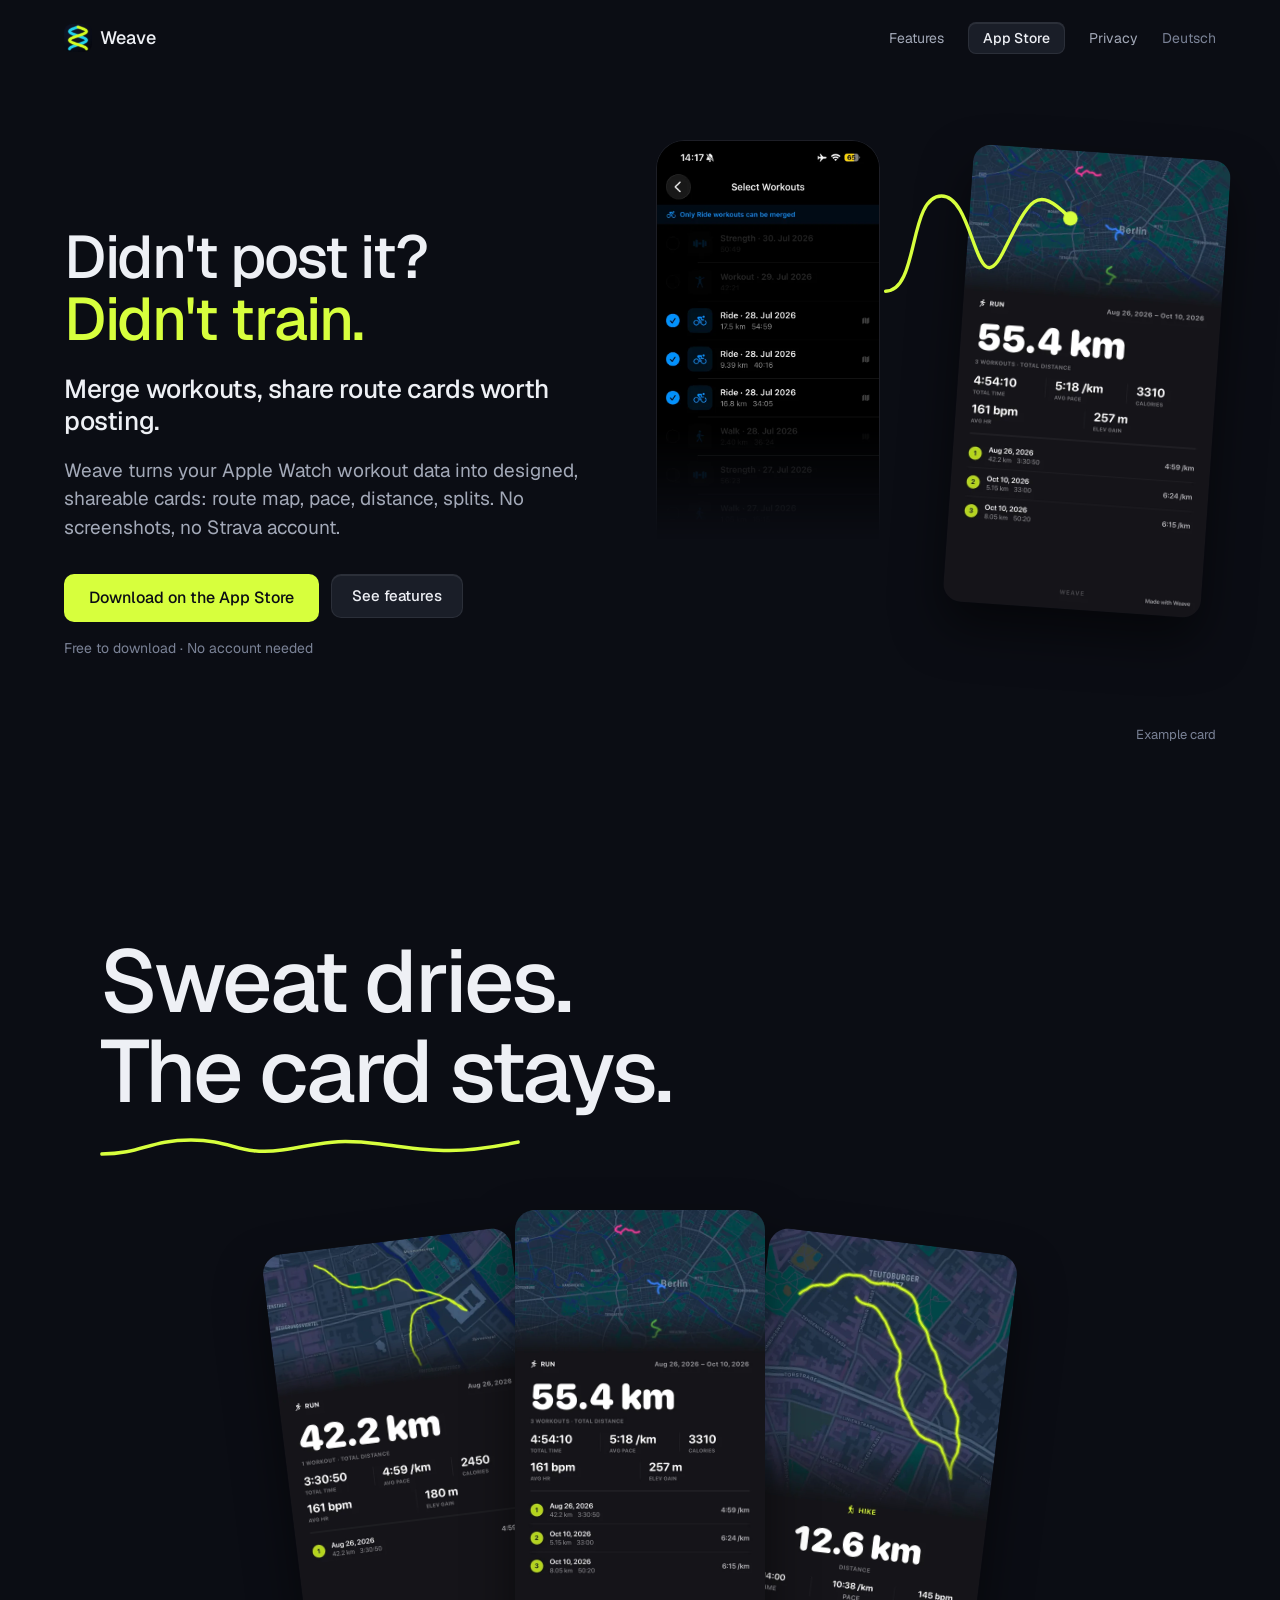
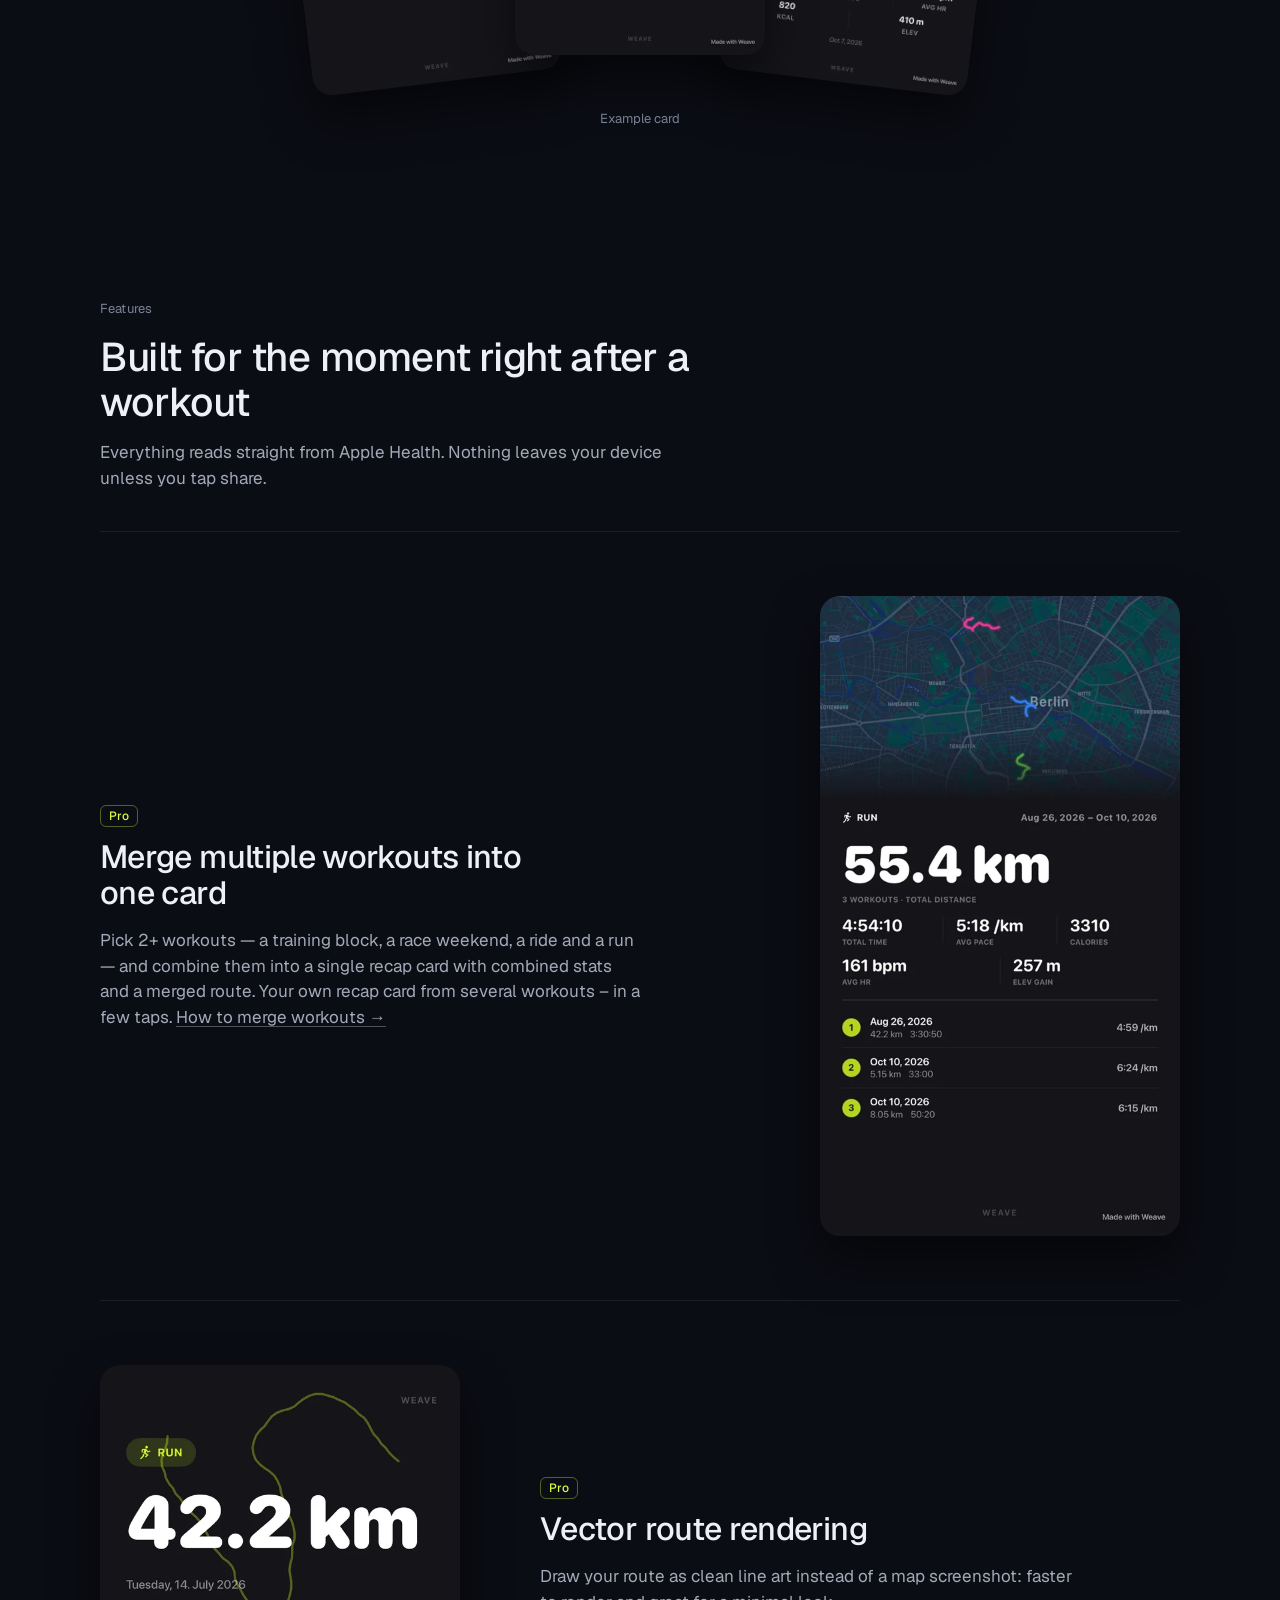
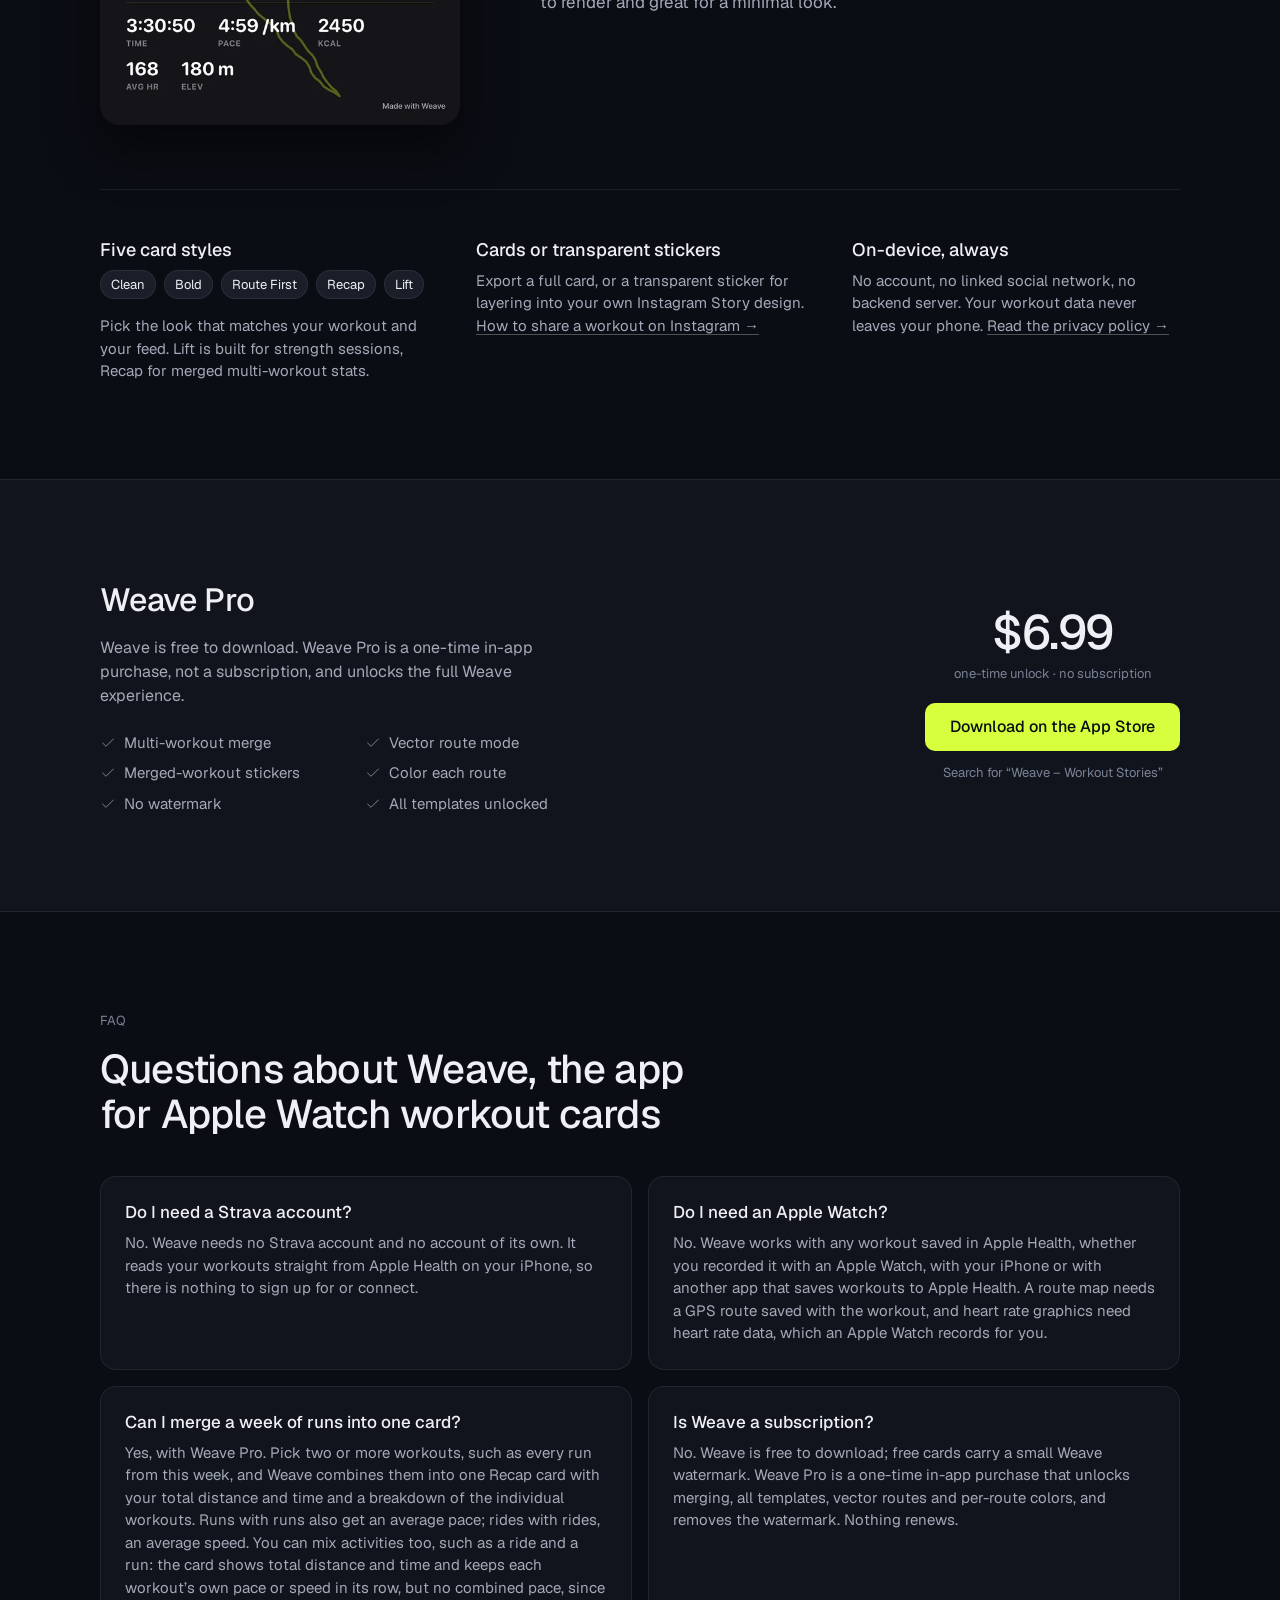
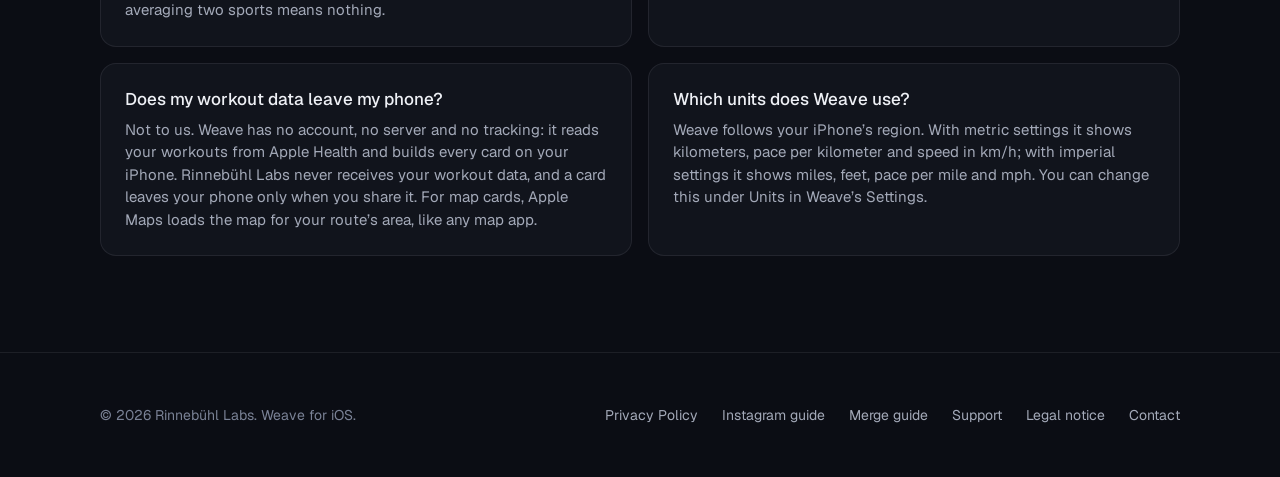
<file: index.html>
<!DOCTYPE html>
<html lang="en">
<head>
  <meta charset="UTF-8">
  <meta name="viewport" content="width=device-width, initial-scale=1.0">
  <meta name="apple-itunes-app" content="app-id=6798253561">
  <script>
    (function () {
      var target = 'de/' + location.hash;
      var choseEnglish = false;
      try { choseEnglish = new URLSearchParams(location.search).get('lang') === 'en'; } catch (e) {}
      if (choseEnglish) {
        try { localStorage.setItem('weave-lang', 'en'); } catch (e) {}
        return;
      }
      var saved = null;
      try { saved = localStorage.getItem('weave-lang'); } catch (e) {}
      if (saved) {
        if (saved === 'de') location.replace(target);
        return;
      }
      var preferred = (navigator.languages && navigator.languages[0]) || navigator.language || '';
      if (/^de(-|$)/i.test(preferred)) location.replace(target);
    })();
  </script>
  <title>Weave App – Apple Watch Workout Cards for Instagram Stories</title>
  <meta name="description" content="The Weave iPhone app turns your Apple Watch workouts into designed, Instagram-ready cards and stickers. Merge several workouts into one recap. No Strava needed.">
  <link rel="canonical" href="https://workoutstories.app/">
  <link rel="alternate" hreflang="en" href="https://workoutstories.app/">
  <link rel="alternate" hreflang="de" href="https://workoutstories.app/de/">
  <link rel="alternate" hreflang="x-default" href="https://workoutstories.app/">
  <link rel="icon" href="assets/favicon-32.png" sizes="32x32">
  <link rel="apple-touch-icon" href="assets/favicon.png">
  <link rel="preload" href="assets/fonts/geist-latin-wght-normal.woff2" as="font" type="font/woff2" crossorigin>
  <link rel="stylesheet" href="styles.css">
  <meta name="theme-color" content="#0b0d14">

  <meta property="og:type" content="website">
  <meta property="og:url" content="https://workoutstories.app/">
  <meta property="og:site_name" content="Weave">
  <meta property="og:locale" content="en_US">
  <meta property="og:locale:alternate" content="de_DE">
  <meta property="og:title" content="Weave App – Apple Watch Workout Cards for Instagram Stories">
  <meta property="og:description" content="The Weave iPhone app turns your Apple Watch workouts into designed, Instagram-ready cards and stickers. Merge several workouts into one recap. No Strava needed.">
  <meta property="og:image" content="https://workoutstories.app/assets/og-image.png">
  <meta name="twitter:card" content="summary_large_image">
  <meta name="twitter:title" content="Weave App – Apple Watch Workout Cards for Instagram Stories">
  <meta name="twitter:description" content="The Weave iPhone app turns your Apple Watch workouts into designed, Instagram-ready cards and stickers. Merge several workouts into one recap. No Strava needed.">
  <meta name="twitter:image" content="https://workoutstories.app/assets/og-image.png">
  <script type="application/ld+json">
  {
    "@context": "https://schema.org",
    "@graph": [
      {
        "@type": "MobileApplication",
        "name": "Weave",
        "url": "https://workoutstories.app/",
        "inLanguage": "en",
        "description": "Weave is an iPhone app that turns the workouts in Apple Health, recorded with your Apple Watch or iPhone, into designed, Instagram-ready share cards and transparent stickers, and merges several workouts, even of different activities, into one recap card.",
        "operatingSystem": "iOS",
        "applicationCategory": "HealthApplication",
        "image": "https://workoutstories.app/assets/favicon.png",
        "downloadUrl": "https://apps.apple.com/app/id6798253561",
        "offers": [
          {
            "@type": "Offer",
            "name": "Weave",
            "price": "0",
            "priceCurrency": "USD",
            "description": "Free download with the Clean, Bold and Lift templates; exports carry a small Weave watermark."
          },
          {
            "@type": "Offer",
            "name": "Weave Pro",
            "price": "6.99",
            "priceCurrency": "USD",
            "description": "One-time in-app purchase, not a subscription: multi-workout merge, all templates, vector route mode, per-route colors and no watermark."
          }
        ],
        "publisher": {
          "@type": "Organization",
          "name": "Rinnebühl Labs",
          "email": "info@rinnebuehl.de"
        }
      },
      {
        "@type": "FAQPage",
        "inLanguage": "en",
        "mainEntity": [
          {
            "@type": "Question",
            "name": "Do I need a Strava account?",
            "acceptedAnswer": {
              "@type": "Answer",
              "text": "No. Weave needs no Strava account and no account of its own. It reads your workouts straight from Apple Health on your iPhone, so there is nothing to sign up for or connect."
            }
          },
          {
            "@type": "Question",
            "name": "Do I need an Apple Watch?",
            "acceptedAnswer": {
              "@type": "Answer",
              "text": "No. Weave works with any workout saved in Apple Health, whether you recorded it with an Apple Watch, with your iPhone or with another app that saves workouts to Apple Health. A route map needs a GPS route saved with the workout, and heart rate graphics need heart rate data, which an Apple Watch records for you."
            }
          },
          {
            "@type": "Question",
            "name": "Can I merge a week of runs into one card?",
            "acceptedAnswer": {
              "@type": "Answer",
              "text": "Yes, with Weave Pro. Pick two or more workouts, such as every run from this week, and Weave combines them into one Recap card with your total distance and time and a breakdown of the individual workouts. Runs with runs also get an average pace; rides with rides, an average speed. You can mix activities too, such as a ride and a run: the card shows total distance and time and keeps each workout’s own pace or speed in its row, but no combined pace, since averaging two sports means nothing."
            }
          },
          {
            "@type": "Question",
            "name": "Is Weave a subscription?",
            "acceptedAnswer": {
              "@type": "Answer",
              "text": "No. Weave is free to download; free cards carry a small Weave watermark. Weave Pro is a one-time in-app purchase that unlocks merging, all templates, vector routes and per-route colors, and removes the watermark. Nothing renews."
            }
          },
          {
            "@type": "Question",
            "name": "Does my workout data leave my phone?",
            "acceptedAnswer": {
              "@type": "Answer",
              "text": "Not to us. Weave has no account, no server and no tracking: it reads your workouts from Apple Health and builds every card on your iPhone. Rinnebühl Labs never receives your workout data, and a card leaves your phone only when you share it. For map cards, Apple Maps loads the map for your route’s area, like any map app."
            }
          },
          {
            "@type": "Question",
            "name": "Which units does Weave use?",
            "acceptedAnswer": {
              "@type": "Answer",
              "text": "Weave follows your iPhone’s region. With metric settings it shows kilometers, pace per kilometer and speed in km/h; with imperial settings it shows miles, feet, pace per mile and mph. You can change this under Units in Weave’s Settings."
            }
          }
        ]
      }
    ]
  }
  </script>
</head>
<body>

  <nav class="nav">
    <a class="nav-brand" href="#">
      <picture>
        <source srcset="assets/logo.webp" type="image/webp">
        <img src="assets/logo.png" width="192" height="192" alt="Weave logo">
      </picture>
      Weave
    </a>
    <div class="nav-links">
      <a href="#features">Features</a>
      <a href="https://apps.apple.com/app/id6798253561">App Store</a>
      <a href="privacy.html">Privacy</a>
      <a class="lang-switch" href="de/" hreflang="de" lang="de" data-set-lang="de">Deutsch</a>
    </div>
  </nav>

  <header class="hero">
    <div class="hero-copy">
      <h1>Didn't post it?<br><span class="accent-text">Didn't train.</span></h1>
      <p class="hero-sub">Merge workouts, share route cards worth posting.</p>
      <p class="lede">Weave turns your Apple Watch workout data into designed, shareable cards: route map, pace, distance, splits. No screenshots, no Strava account.</p>
      <div class="cta-row">
      <a class="btn btn-primary btn-store" href="https://apps.apple.com/app/id6798253561">Download on the App Store</a>
      <a class="btn btn-secondary" href="#features">See features</a>
    </div>
    <p class="cta-note">Free to download · No account needed</p>
    </div>
    <figure class="stage">
      <div class="stage-phone">
        <picture>
          <source srcset="assets/screenshots/screen-1.webp" type="image/webp">
          <img src="assets/screenshots/screen-1.png" width="600" height="1301" fetchpriority="high" alt="Three selected runs in Weave next to the finished recap card">
        </picture>
      </div>
      <svg class="stage-route" viewBox="0 0 100 108" aria-hidden="true">
        <path class="route-path" pathLength="1" d="M41 27 C47 27 45 10 51 10 S57 30 62 20 S68 8 74 14"/>
        <circle class="route-dot" cx="74" cy="14" r="1.3"/>
      </svg>
      <div class="stage-card">
        <img fetchpriority="high" src="assets/cards/en-story-merged.webp" width="540" height="960" alt="Example card: three merged runs, 55.4 km">
      </div>
      <figcaption>Example card</figcaption>
    </figure>
  </header>

  <section class="band" id="band">
    <div class="band-inner">
      <h2 class="band-line">Sweat dries. The card stays.</h2>
      <svg class="band-route" viewBox="0 0 600 24" preserveAspectRatio="none" aria-hidden="true"><path class="route-path" pathLength="1" d="M2 18 C60 18 70 4 130 4 S200 20 260 14 S330 2 400 8 S500 20 598 6"/></svg>
    </div>
    <div class="fan">
      <figure class="fan-card f1"><img src="assets/cards/en-story-hero.webp" width="540" height="960" loading="lazy" decoding="async" alt="Example card: run with vector route, 42.2 km"></figure>
      <figure class="fan-card f2"><img src="assets/cards/en-story-merged.webp" width="540" height="960" loading="lazy" decoding="async" alt="Example card: three merged runs, 55.4 km"></figure>
      <figure class="fan-card f3"><img src="assets/cards/en-story-route.webp" width="540" height="960" loading="lazy" decoding="async" alt="Example card: hike in Route First style, 12.6 km"></figure>
    </div>
    <p class="fan-note">Example card</p>
  </section>
  <section id="features">
    <div class="section-head">
      <span class="eyebrow">Features</span>
      <h2>Built for the moment right after a workout</h2>
      <p>Everything reads straight from Apple Health. Nothing leaves your device unless you tap share.</p>
    </div>
    <div class="feature-list">
      <article class="feature">
        <div class="feature-copy">
          <span class="tag">Pro</span><h3>Merge multiple workouts into one card</h3>
          <p>Pick 2+ workouts — a training block, a race weekend, a ride and a run — and combine them into a single recap card with combined stats and a merged route. Your own recap card from several workouts – in a few taps. <a href="merge-workouts.html">How to merge workouts →</a></p>
        </div>
        <div class="feature-visual"><picture><img src="assets/cards/en-story-merged.webp" width="540" height="960" loading="lazy" decoding="async" alt="Example card: three merged runs, 55.4 km"></picture></div>
      </article>
      <article class="feature reverse">
        <div class="feature-copy">
          <span class="tag">Pro</span><h3>Vector route rendering</h3>
        <p>Draw your route as clean line art instead of a map screenshot: faster to render and great for a minimal look.</p>
        </div>
        <div class="feature-visual"><img src="assets/cards/en-vector.webp" width="600" height="600" loading="lazy" decoding="async" alt="Example card: run with vector route, 42.2 km"></div>
      </article>
      <div class="feature-more">
        <div><h3>Five card styles</h3>
        <p class="chips"><span>Clean</span><span>Bold</span><span>Route First</span><span>Recap</span><span>Lift</span></p>
        <p>Pick the look that matches your workout and your feed. Lift is built for strength sessions, Recap for merged multi-workout stats.</p></div>
        <div><h3>Cards or transparent stickers</h3>
        <p>Export a full card, or a transparent sticker for layering into your own Instagram Story design. <a href="share-workout-instagram.html">How to share a workout on Instagram →</a></p></div>
        <div><h3>On-device, always</h3>
        <p>No account, no linked social network, no backend server. Your workout data never leaves your phone. <a href="privacy.html">Read the privacy policy →</a></p></div>
      </div>
    </div>
  </section>

  <section class="pro-band" id="pro">
    <div class="pro-inner">
      <div>
        <h2>Weave Pro</h2>
        <p>Weave is free to download. Weave Pro is a one-time in-app purchase, not a subscription, and unlocks the full Weave experience.</p>
        <ul class="pro-list">
          <li>Multi-workout merge</li>
          <li>Vector route mode</li>
          <li>Merged-workout stickers</li>
          <li>Color each route</li>
          <li>No watermark</li>
          <li>All templates unlocked</li>
        </ul>
      </div>
      <div class="download-cta">
        <div class="amount">$6.99</div>
        <div class="note">one-time unlock · no subscription</div>
        <a class="btn btn-primary btn-store" href="https://apps.apple.com/app/id6798253561">Download on the App Store</a>
        <div class="note">Search for “Weave – Workout Stories”</div>
      </div>
    </div>
  </section>

  <section class="faq" id="faq">
    <div class="section-head">
      <span class="eyebrow">FAQ</span>
      <h2>Questions about Weave, the app for Apple Watch workout cards</h2>
    </div>
    <div class="faq-list">
      <div class="faq-item">
        <h3>Do I need a Strava account?</h3>
        <p>No. Weave needs no Strava account and no account of its own. It reads your workouts straight from Apple Health on your iPhone, so there is nothing to sign up for or connect.</p>
      </div>
      <div class="faq-item">
        <h3>Do I need an Apple Watch?</h3>
        <p>No. Weave works with any workout saved in Apple Health, whether you recorded it with an Apple Watch, with your iPhone or with another app that saves workouts to Apple Health. A route map needs a GPS route saved with the workout, and heart rate graphics need heart rate data, which an Apple Watch records for you.</p>
      </div>
      <div class="faq-item">
        <h3>Can I merge a week of runs into one card?</h3>
        <p>Yes, with Weave Pro. Pick two or more workouts, such as every run from this week, and Weave combines them into one Recap card with your total distance and time and a breakdown of the individual workouts. Runs with runs also get an average pace; rides with rides, an average speed. You can mix activities too, such as a ride and a run: the card shows total distance and time and keeps each workout’s own pace or speed in its row, but no combined pace, since averaging two sports means nothing.</p>
      </div>
      <div class="faq-item">
        <h3>Is Weave a subscription?</h3>
        <p>No. Weave is free to download; free cards carry a small Weave watermark. Weave Pro is a one-time in-app purchase that unlocks merging, all templates, vector routes and per-route colors, and removes the watermark. Nothing renews.</p>
      </div>
      <div class="faq-item">
        <h3>Does my workout data leave my phone?</h3>
        <p>Not to us. Weave has no account, no server and no tracking: it reads your workouts from Apple Health and builds every card on your iPhone. Rinnebühl Labs never receives your workout data, and a card leaves your phone only when you share it. For map cards, Apple Maps loads the map for your route’s area, like any map app.</p>
      </div>
      <div class="faq-item">
        <h3>Which units does Weave use?</h3>
        <p>Weave follows your iPhone’s region. With metric settings it shows kilometers, pace per kilometer and speed in km/h; with imperial settings it shows miles, feet, pace per mile and mph. You can change this under Units in Weave’s Settings.</p>
      </div>
    </div>
  </section>

  <footer>
    <div class="footer-inner">
      <span>© 2026 Rinnebühl Labs. Weave for iOS.</span>
      <div class="footer-links">
        <a href="privacy.html">Privacy Policy</a>
        <a href="share-workout-instagram.html">Instagram guide</a>
        <a href="merge-workouts.html">Merge guide</a>
        <a href="support.html">Support</a>
        <a href="impressum.html">Legal notice</a>
        <a href="mailto:info@rinnebuehl.de">Contact</a>
      </div>
    </div>
  </footer>

  <script src="script.js" defer></script>
</body>
</html>
</file>
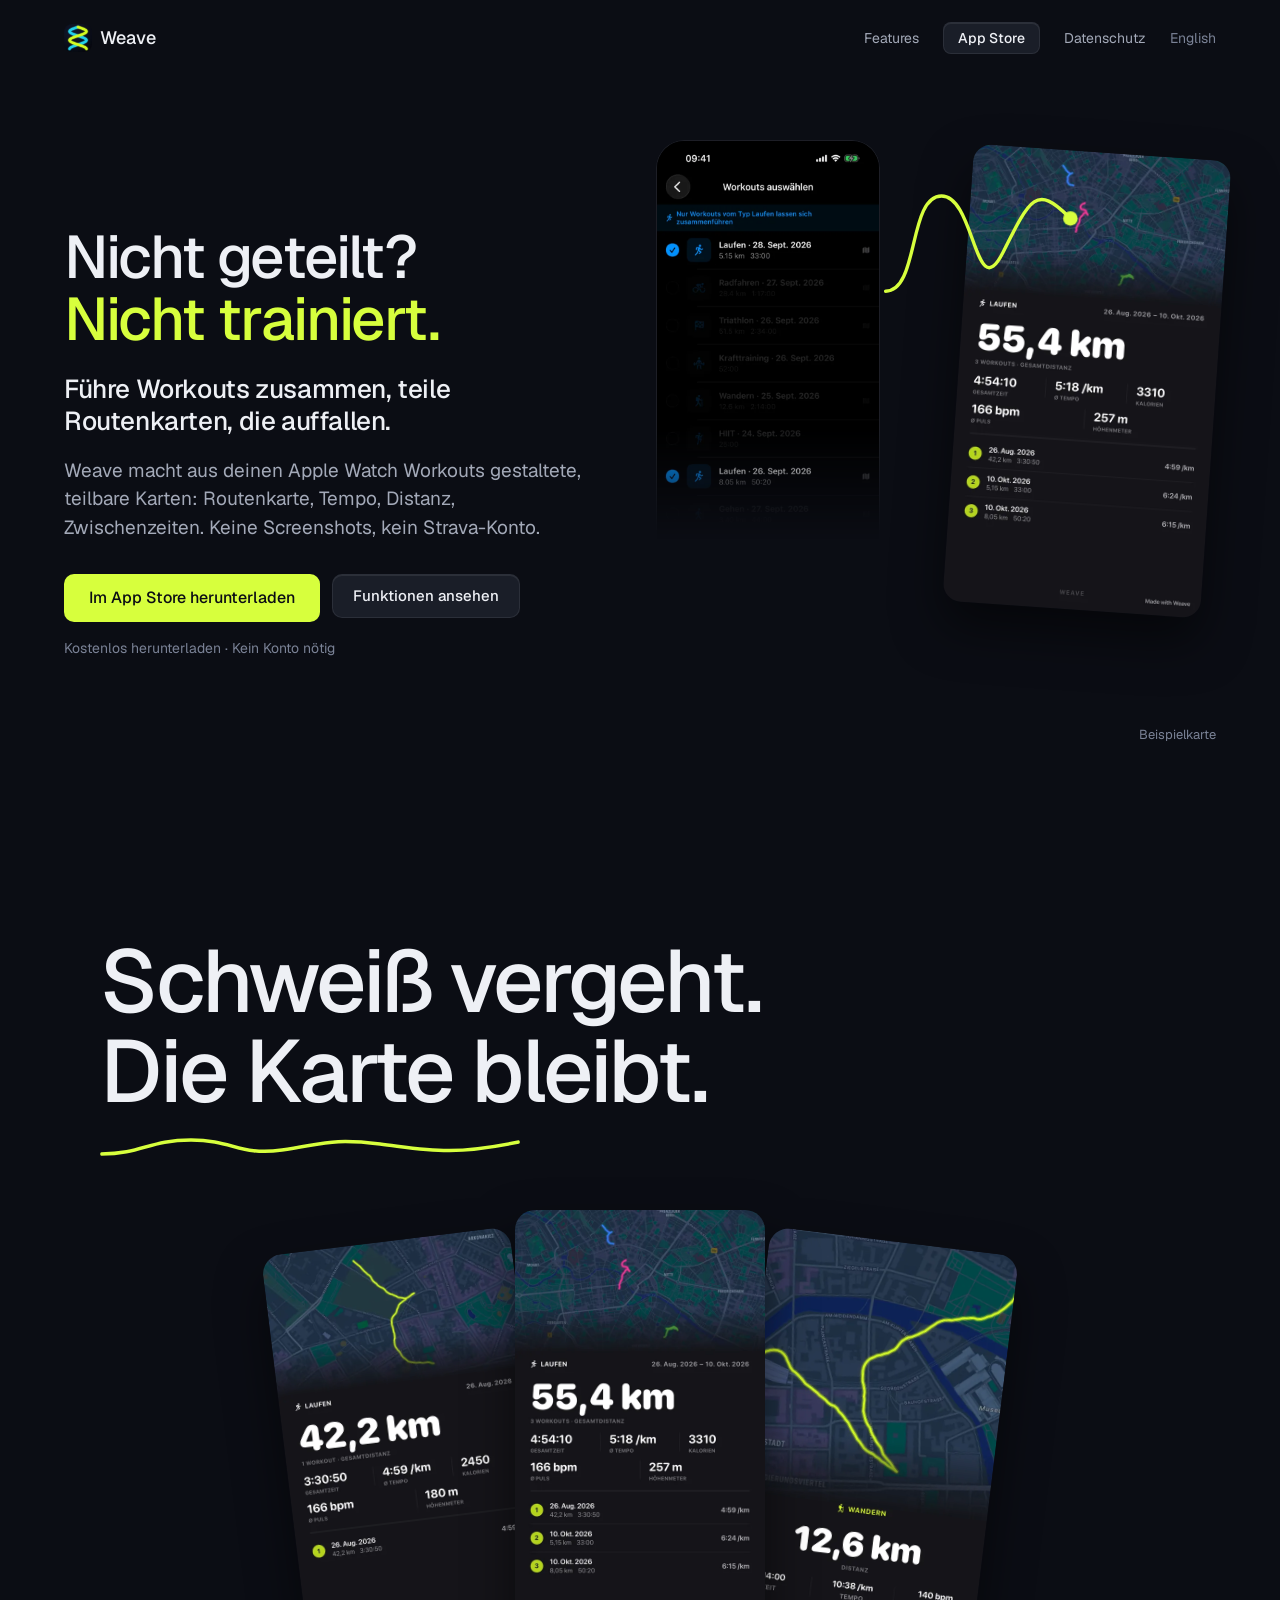
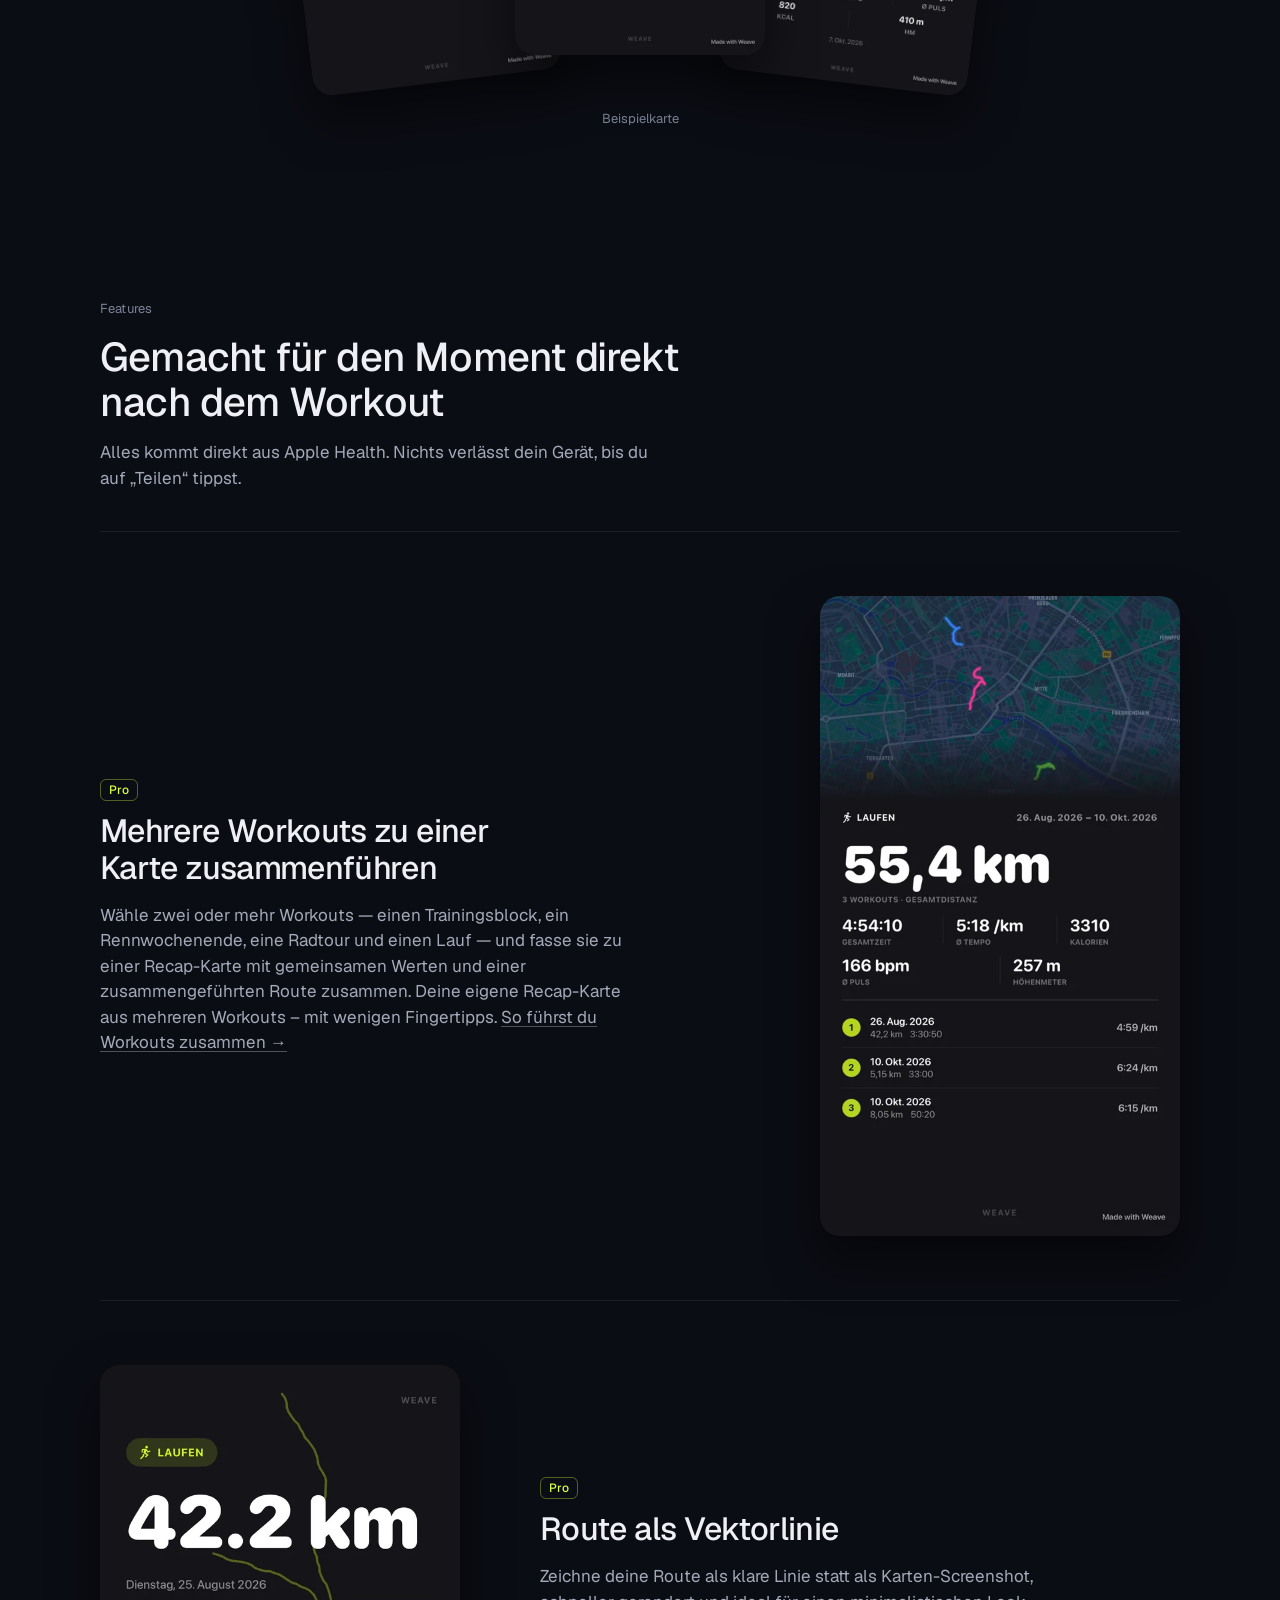
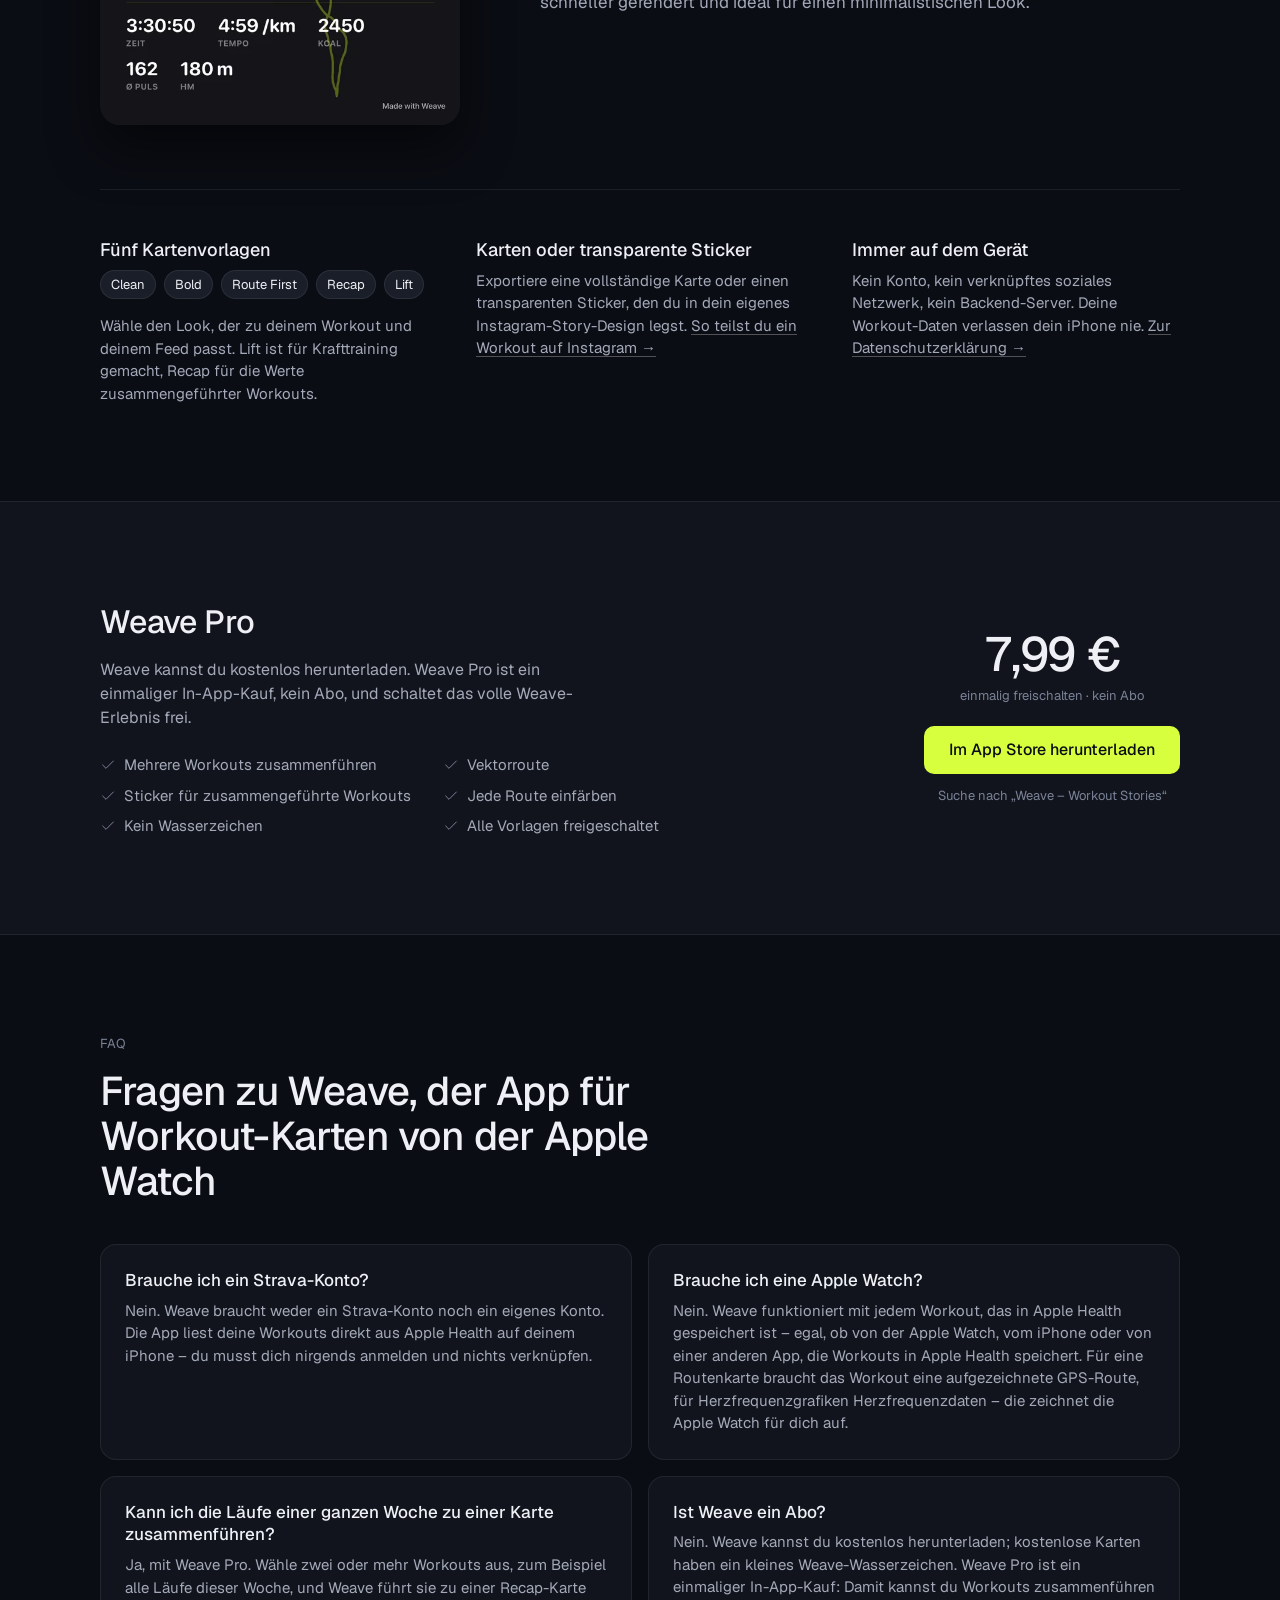
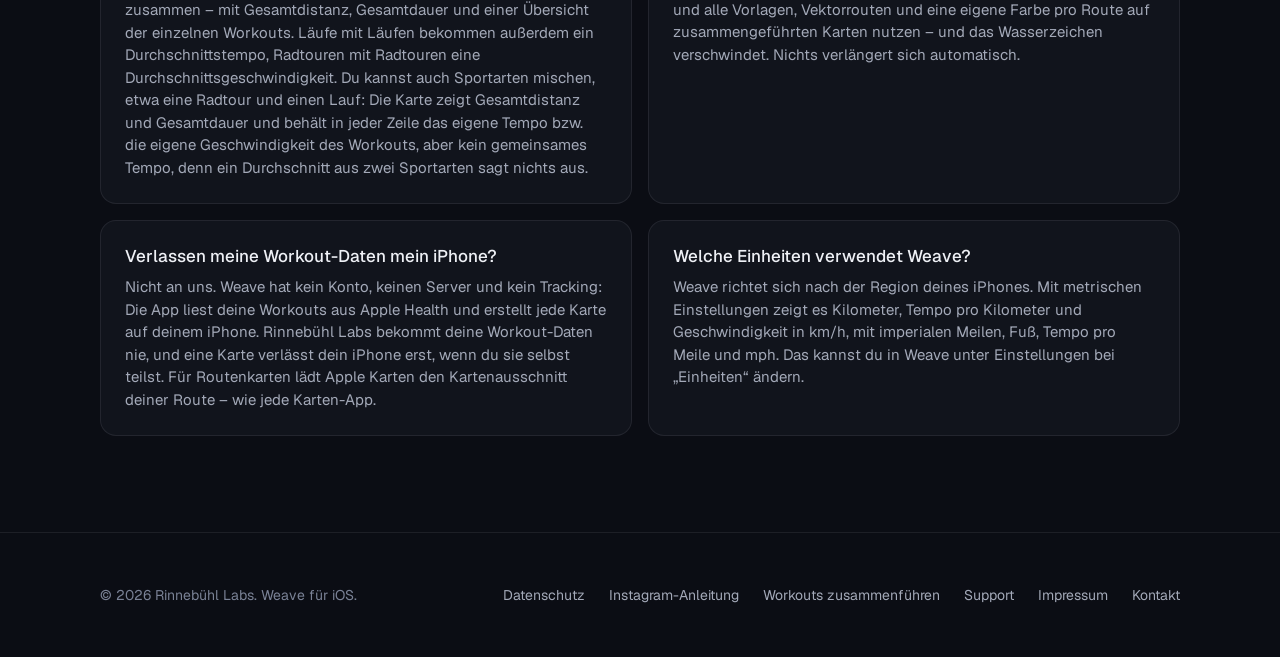
<file: de/index.html>
<!DOCTYPE html>
<html lang="de">
<head>
  <meta charset="UTF-8">
  <meta name="viewport" content="width=device-width, initial-scale=1.0">
  <meta name="apple-itunes-app" content="app-id=6798253561">
  <title>Weave App – Apple Watch Workout-Karten für Instagram-Storys</title>
  <meta name="description" content="Die iPhone-App Weave macht aus Apple Watch Workouts gestaltete Karten und Sticker für Instagram. Führe mehrere Workouts zu einem Recap zusammen. Ohne Strava-Konto.">
  <link rel="canonical" href="https://workoutstories.app/de/">
  <link rel="alternate" hreflang="en" href="https://workoutstories.app/">
  <link rel="alternate" hreflang="de" href="https://workoutstories.app/de/">
  <link rel="alternate" hreflang="x-default" href="https://workoutstories.app/">
  <link rel="icon" href="../assets/favicon-32.png" sizes="32x32">
  <link rel="apple-touch-icon" href="../assets/favicon.png">
  <link rel="preload" href="../assets/fonts/geist-latin-wght-normal.woff2" as="font" type="font/woff2" crossorigin>
  <link rel="stylesheet" href="../styles.css">
  <meta name="theme-color" content="#0b0d14">

  <meta property="og:type" content="website">
  <meta property="og:url" content="https://workoutstories.app/de/">
  <meta property="og:site_name" content="Weave">
  <meta property="og:locale" content="de_DE">
  <meta property="og:locale:alternate" content="en_US">
  <meta property="og:title" content="Weave App – Apple Watch Workout-Karten für Instagram-Storys">
  <meta property="og:description" content="Die iPhone-App Weave macht aus Apple Watch Workouts gestaltete Karten und Sticker für Instagram. Führe mehrere Workouts zu einem Recap zusammen. Ohne Strava-Konto.">
  <meta property="og:image" content="https://workoutstories.app/assets/og-image.png">
  <meta name="twitter:card" content="summary_large_image">
  <meta name="twitter:title" content="Weave App – Apple Watch Workout-Karten für Instagram-Storys">
  <meta name="twitter:description" content="Die iPhone-App Weave macht aus Apple Watch Workouts gestaltete Karten und Sticker für Instagram. Führe mehrere Workouts zu einem Recap zusammen. Ohne Strava-Konto.">
  <meta name="twitter:image" content="https://workoutstories.app/assets/og-image.png">
  <script type="application/ld+json">
  {
    "@context": "https://schema.org",
    "@graph": [
      {
        "@type": "MobileApplication",
        "name": "Weave",
        "url": "https://workoutstories.app/de/",
        "inLanguage": "de",
        "description": "Weave ist eine iPhone-App, die deine Workouts aus Apple Health, aufgezeichnet mit Apple Watch oder iPhone, in gestaltete Karten und transparente Sticker für Instagram verwandelt und mehrere Workouts, auch verschiedener Sportarten, zu einer Recap-Karte zusammenführt.",
        "operatingSystem": "iOS",
        "applicationCategory": "HealthApplication",
        "image": "https://workoutstories.app/assets/favicon.png",
        "downloadUrl": "https://apps.apple.com/de/app/weave-workout-stories/id6798253561",
        "offers": [
          {
            "@type": "Offer",
            "name": "Weave",
            "price": "0",
            "priceCurrency": "EUR",
            "description": "Kostenloser Download mit den Vorlagen Clean, Bold und Lift; Exporte enthalten ein kleines Weave-Wasserzeichen."
          },
          {
            "@type": "Offer",
            "name": "Weave Pro",
            "price": "7.99",
            "priceCurrency": "EUR",
            "description": "Einmaliger In-App-Kauf, kein Abo: mehrere Workouts zusammenführen, alle Vorlagen, Vektorroute, eine eigene Farbe pro Route und kein Wasserzeichen."
          }
        ],
        "publisher": {
          "@type": "Organization",
          "name": "Rinnebühl Labs",
          "email": "info@rinnebuehl.de"
        }
      },
      {
        "@type": "FAQPage",
        "inLanguage": "de",
        "mainEntity": [
          {
            "@type": "Question",
            "name": "Brauche ich ein Strava-Konto?",
            "acceptedAnswer": {
              "@type": "Answer",
              "text": "Nein. Weave braucht weder ein Strava-Konto noch ein eigenes Konto. Die App liest deine Workouts direkt aus Apple Health auf deinem iPhone – du musst dich nirgends anmelden und nichts verknüpfen."
            }
          },
          {
            "@type": "Question",
            "name": "Brauche ich eine Apple Watch?",
            "acceptedAnswer": {
              "@type": "Answer",
              "text": "Nein. Weave funktioniert mit jedem Workout, das in Apple Health gespeichert ist – egal, ob von der Apple Watch, vom iPhone oder von einer anderen App, die Workouts in Apple Health speichert. Für eine Routenkarte braucht das Workout eine aufgezeichnete GPS-Route, für Herzfrequenzgrafiken Herzfrequenzdaten – die zeichnet die Apple Watch für dich auf."
            }
          },
          {
            "@type": "Question",
            "name": "Kann ich die Läufe einer ganzen Woche zu einer Karte zusammenführen?",
            "acceptedAnswer": {
              "@type": "Answer",
              "text": "Ja, mit Weave Pro. Wähle zwei oder mehr Workouts aus, zum Beispiel alle Läufe dieser Woche, und Weave führt sie zu einer Recap-Karte zusammen – mit Gesamtdistanz, Gesamtdauer und einer Übersicht der einzelnen Workouts. Läufe mit Läufen bekommen außerdem ein Durchschnittstempo, Radtouren mit Radtouren eine Durchschnittsgeschwindigkeit. Du kannst auch Sportarten mischen, etwa eine Radtour und einen Lauf: Die Karte zeigt Gesamtdistanz und Gesamtdauer und behält in jeder Zeile das eigene Tempo bzw. die eigene Geschwindigkeit des Workouts, aber kein gemeinsames Tempo, denn ein Durchschnitt aus zwei Sportarten sagt nichts aus."
            }
          },
          {
            "@type": "Question",
            "name": "Ist Weave ein Abo?",
            "acceptedAnswer": {
              "@type": "Answer",
              "text": "Nein. Weave kannst du kostenlos herunterladen; kostenlose Karten haben ein kleines Weave-Wasserzeichen. Weave Pro ist ein einmaliger In-App-Kauf: Damit kannst du Workouts zusammenführen und alle Vorlagen, Vektorrouten und eine eigene Farbe pro Route auf zusammengeführten Karten nutzen – und das Wasserzeichen verschwindet. Nichts verlängert sich automatisch."
            }
          },
          {
            "@type": "Question",
            "name": "Verlassen meine Workout-Daten mein iPhone?",
            "acceptedAnswer": {
              "@type": "Answer",
              "text": "Nicht an uns. Weave hat kein Konto, keinen Server und kein Tracking: Die App liest deine Workouts aus Apple Health und erstellt jede Karte auf deinem iPhone. Rinnebühl Labs bekommt deine Workout-Daten nie, und eine Karte verlässt dein iPhone erst, wenn du sie selbst teilst. Für Routenkarten lädt Apple Karten den Kartenausschnitt deiner Route – wie jede Karten-App."
            }
          },
          {
            "@type": "Question",
            "name": "Welche Einheiten verwendet Weave?",
            "acceptedAnswer": {
              "@type": "Answer",
              "text": "Weave richtet sich nach der Region deines iPhones. Mit metrischen Einstellungen zeigt es Kilometer, Tempo pro Kilometer und Geschwindigkeit in km/h, mit imperialen Meilen, Fuß, Tempo pro Meile und mph. Das kannst du in Weave unter Einstellungen bei „Einheiten“ ändern."
            }
          }
        ]
      }
    ]
  }
  </script>
</head>
<body>

  <nav class="nav">
    <a class="nav-brand" href="#">
      <picture>
        <source srcset="../assets/logo.webp" type="image/webp">
        <img src="../assets/logo.png" width="192" height="192" alt="Weave Logo">
      </picture>
      Weave
    </a>
    <div class="nav-links">
      <a href="#features">Features</a>
      <a href="https://apps.apple.com/de/app/weave-workout-stories/id6798253561">App Store</a>
      <a href="privacy.html">Datenschutz</a>
      <a class="lang-switch" href="../?lang=en" hreflang="en" lang="en" data-set-lang="en">English</a>
    </div>
  </nav>

  <header class="hero">
    <div class="hero-copy">
      <h1>Nicht geteilt?<br><span class="accent-text">Nicht trainiert.</span></h1>
      <p class="hero-sub">Führe Workouts zusammen, teile Routenkarten, die auffallen.</p>
      <p class="lede">Weave macht aus deinen Apple Watch Workouts gestaltete, teilbare Karten: Routenkarte, Tempo, Distanz, Zwischenzeiten. Keine Screenshots, kein Strava-Konto.</p>
      <div class="cta-row">
      <a class="btn btn-primary btn-store" href="https://apps.apple.com/de/app/weave-workout-stories/id6798253561"> Im App Store herunterladen</a>
      <a class="btn btn-secondary" href="#features">Funktionen ansehen</a>
    </div>
    <p class="cta-note">Kostenlos herunterladen · Kein Konto nötig</p>
    </div>
    <figure class="stage">
      <div class="stage-phone">
        <picture>
          <source srcset="../assets/screenshots/de/screen-1.webp" type="image/webp">
          <img src="../assets/screenshots/de/screen-1.png" width="600" height="1301" fetchpriority="high" alt="Drei ausgewählte Läufe in Weave, daneben die fertige Recap-Karte">
        </picture>
      </div>
      <svg class="stage-route" viewBox="0 0 100 108" aria-hidden="true">
        <path class="route-path" pathLength="1" d="M41 27 C47 27 45 10 51 10 S57 30 62 20 S68 8 74 14"/>
        <circle class="route-dot" cx="74" cy="14" r="1.3"/>
      </svg>
      <div class="stage-card">
        <img fetchpriority="high" src="../assets/cards/de-story-merged.webp" width="540" height="960" alt="Beispielkarte: drei zusammengeführte Läufe, 55,4 km">
      </div>
      <figcaption>Beispielkarte</figcaption>
    </figure>
  </header>

  <section class="band" id="band">
    <div class="band-inner">
      <h2 class="band-line">Schweiß vergeht. Die Karte bleibt.</h2>
      <svg class="band-route" viewBox="0 0 600 24" preserveAspectRatio="none" aria-hidden="true"><path class="route-path" pathLength="1" d="M2 18 C60 18 70 4 130 4 S200 20 260 14 S330 2 400 8 S500 20 598 6"/></svg>
    </div>
    <div class="fan">
      <figure class="fan-card f1"><img src="../assets/cards/de-story-hero.webp" width="540" height="960" loading="lazy" decoding="async" alt="Beispielkarte: Lauf mit Vektorroute, 42,2 km"></figure>
      <figure class="fan-card f2"><img src="../assets/cards/de-story-merged.webp" width="540" height="960" loading="lazy" decoding="async" alt="Beispielkarte: drei zusammengeführte Läufe, 55,4 km"></figure>
      <figure class="fan-card f3"><img src="../assets/cards/de-story-route.webp" width="540" height="960" loading="lazy" decoding="async" alt="Beispielkarte: Wanderung mit Route First, 12,6 km"></figure>
    </div>
    <p class="fan-note">Beispielkarte</p>
  </section>
  <section id="features">
    <div class="section-head">
      <span class="eyebrow">Features</span>
      <h2>Gemacht für den Moment direkt nach dem Workout</h2>
      <p>Alles kommt direkt aus Apple Health. Nichts verlässt dein Gerät, bis du auf „Teilen“ tippst.</p>
    </div>
    <div class="feature-list">
      <article class="feature">
        <div class="feature-copy">
          <span class="tag">Pro</span><h3>Mehrere Workouts zu einer Karte zusammenführen</h3>
          <p>Wähle zwei oder mehr Workouts — einen Trainingsblock, ein Rennwochenende, eine Radtour und einen Lauf — und fasse sie zu einer Recap-Karte mit gemeinsamen Werten und einer zusammengeführten Route zusammen. Deine eigene Recap-Karte aus mehreren Workouts – mit wenigen Fingertipps. <a href="merge-workouts.html">So führst du Workouts zusammen →</a></p>
        </div>
        <div class="feature-visual"><picture><img src="../assets/cards/de-story-merged.webp" width="540" height="960" loading="lazy" decoding="async" alt="Beispielkarte: drei zusammengeführte Läufe, 55,4 km"></picture></div>
      </article>
      <article class="feature reverse">
        <div class="feature-copy">
          <span class="tag">Pro</span><h3>Route als Vektorlinie</h3>
        <p>Zeichne deine Route als klare Linie statt als Karten-Screenshot, schneller gerendert und ideal für einen minimalistischen Look.</p>
        </div>
        <div class="feature-visual"><img src="../assets/cards/de-vector.webp" width="600" height="600" loading="lazy" decoding="async" alt="Beispielkarte: Lauf mit Vektorroute, 42,2 km"></div>
      </article>
      <div class="feature-more">
        <div><h3>Fünf Kartenvorlagen</h3>
        <p class="chips"><span>Clean</span><span>Bold</span><span>Route First</span><span>Recap</span><span>Lift</span></p>
        <p>Wähle den Look, der zu deinem Workout und deinem Feed passt. Lift ist für Krafttraining gemacht, Recap für die Werte zusammengeführter Workouts.</p></div>
        <div><h3>Karten oder transparente Sticker</h3>
        <p>Exportiere eine vollständige Karte oder einen transparenten Sticker, den du in dein eigenes Instagram-Story-Design legst. <a href="share-workout-instagram.html">So teilst du ein Workout auf Instagram →</a></p></div>
        <div><h3>Immer auf dem Gerät</h3>
        <p>Kein Konto, kein verknüpftes soziales Netzwerk, kein Backend-Server. Deine Workout-Daten verlassen dein iPhone nie. <a href="privacy.html">Zur Datenschutzerklärung →</a></p></div>
      </div>
    </div>
  </section>

  <section class="pro-band" id="pro">
    <div class="pro-inner">
      <div>
        <h2>Weave Pro</h2>
        <p>Weave kannst du kostenlos herunterladen. Weave Pro ist ein einmaliger In-App-Kauf, kein Abo, und schaltet das volle Weave-Erlebnis frei.</p>
        <ul class="pro-list">
          <li>Mehrere Workouts zusammenführen</li>
          <li>Vektorroute</li>
          <li>Sticker für zusammengeführte Workouts</li>
          <li>Jede Route einfärben</li>
          <li>Kein Wasserzeichen</li>
          <li>Alle Vorlagen freigeschaltet</li>
        </ul>
      </div>
      <div class="download-cta">
        <div class="amount">7,99 €</div>
        <div class="note">einmalig freischalten · kein Abo</div>
        <a class="btn btn-primary btn-store" href="https://apps.apple.com/de/app/weave-workout-stories/id6798253561">Im App Store herunterladen</a>
        <div class="note">Suche nach „Weave – Workout Stories“</div>
      </div>
    </div>
  </section>

  <section class="faq" id="faq">
    <div class="section-head">
      <span class="eyebrow">FAQ</span>
      <h2>Fragen zu Weave, der App für Workout-Karten von der Apple Watch</h2>
    </div>
    <div class="faq-list">
      <div class="faq-item">
        <h3>Brauche ich ein Strava-Konto?</h3>
        <p>Nein. Weave braucht weder ein Strava-Konto noch ein eigenes Konto. Die App liest deine Workouts direkt aus Apple Health auf deinem iPhone – du musst dich nirgends anmelden und nichts verknüpfen.</p>
      </div>
      <div class="faq-item">
        <h3>Brauche ich eine Apple Watch?</h3>
        <p>Nein. Weave funktioniert mit jedem Workout, das in Apple Health gespeichert ist – egal, ob von der Apple Watch, vom iPhone oder von einer anderen App, die Workouts in Apple Health speichert. Für eine Routenkarte braucht das Workout eine aufgezeichnete GPS-Route, für Herzfrequenzgrafiken Herzfrequenzdaten – die zeichnet die Apple Watch für dich auf.</p>
      </div>
      <div class="faq-item">
        <h3>Kann ich die Läufe einer ganzen Woche zu einer Karte zusammenführen?</h3>
        <p>Ja, mit Weave Pro. Wähle zwei oder mehr Workouts aus, zum Beispiel alle Läufe dieser Woche, und Weave führt sie zu einer Recap-Karte zusammen – mit Gesamtdistanz, Gesamtdauer und einer Übersicht der einzelnen Workouts. Läufe mit Läufen bekommen außerdem ein Durchschnittstempo, Radtouren mit Radtouren eine Durchschnittsgeschwindigkeit. Du kannst auch Sportarten mischen, etwa eine Radtour und einen Lauf: Die Karte zeigt Gesamtdistanz und Gesamtdauer und behält in jeder Zeile das eigene Tempo bzw. die eigene Geschwindigkeit des Workouts, aber kein gemeinsames Tempo, denn ein Durchschnitt aus zwei Sportarten sagt nichts aus.</p>
      </div>
      <div class="faq-item">
        <h3>Ist Weave ein Abo?</h3>
        <p>Nein. Weave kannst du kostenlos herunterladen; kostenlose Karten haben ein kleines Weave-Wasserzeichen. Weave Pro ist ein einmaliger In-App-Kauf: Damit kannst du Workouts zusammenführen und alle Vorlagen, Vektorrouten und eine eigene Farbe pro Route auf zusammengeführten Karten nutzen – und das Wasserzeichen verschwindet. Nichts verlängert sich automatisch.</p>
      </div>
      <div class="faq-item">
        <h3>Verlassen meine Workout-Daten mein iPhone?</h3>
        <p>Nicht an uns. Weave hat kein Konto, keinen Server und kein Tracking: Die App liest deine Workouts aus Apple Health und erstellt jede Karte auf deinem iPhone. Rinnebühl Labs bekommt deine Workout-Daten nie, und eine Karte verlässt dein iPhone erst, wenn du sie selbst teilst. Für Routenkarten lädt Apple Karten den Kartenausschnitt deiner Route – wie jede Karten-App.</p>
      </div>
      <div class="faq-item">
        <h3>Welche Einheiten verwendet Weave?</h3>
        <p>Weave richtet sich nach der Region deines iPhones. Mit metrischen Einstellungen zeigt es Kilometer, Tempo pro Kilometer und Geschwindigkeit in km/h, mit imperialen Meilen, Fuß, Tempo pro Meile und mph. Das kannst du in Weave unter Einstellungen bei „Einheiten“ ändern.</p>
      </div>
    </div>
  </section>

  <footer>
    <div class="footer-inner">
      <span>© 2026 Rinnebühl Labs. Weave für iOS.</span>
      <div class="footer-links">
        <a href="privacy.html">Datenschutz</a>
        <a href="share-workout-instagram.html">Instagram-Anleitung</a>
        <a href="merge-workouts.html">Workouts zusammenführen</a>
        <a href="support.html">Support</a>
        <a href="impressum.html">Impressum</a>
        <a href="mailto:info@rinnebuehl.de">Kontakt</a>
      </div>
    </div>
  </footer>

  <script src="../script.js" defer></script>
</body>
</html>
</file>
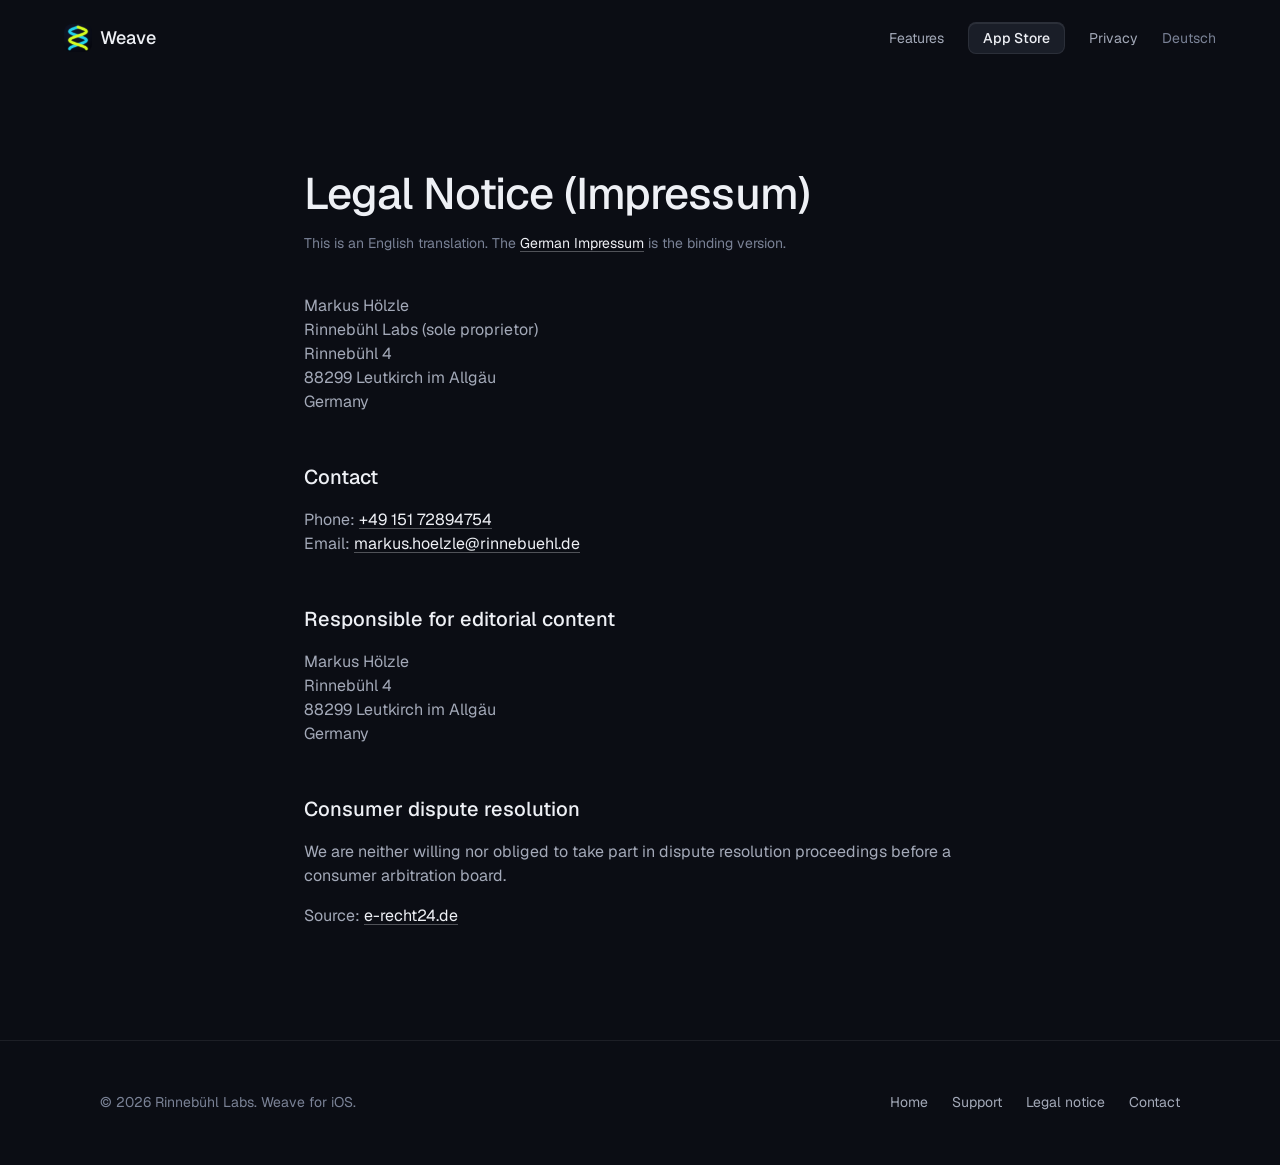
<file: impressum.html>
<!DOCTYPE html>
<html lang="en">
<head>
  <meta charset="UTF-8">
  <meta name="viewport" content="width=device-width, initial-scale=1.0">
  <title>Legal Notice (Impressum) — Weave</title>
  <meta name="description" content="Legal notice for workoutstories.app: provider information under § 5 DDG for Weave by Rinnebühl Labs, Markus Hölzle.">
  <link rel="canonical" href="https://workoutstories.app/impressum.html">
  <link rel="alternate" hreflang="en" href="https://workoutstories.app/impressum.html">
  <link rel="alternate" hreflang="de" href="https://workoutstories.app/de/impressum.html">
  <link rel="alternate" hreflang="x-default" href="https://workoutstories.app/impressum.html">
  <link rel="icon" href="assets/favicon-32.png" sizes="32x32">
  <link rel="apple-touch-icon" href="assets/favicon.png">
  <link rel="preload" href="assets/fonts/geist-latin-wght-normal.woff2" as="font" type="font/woff2" crossorigin>
  <link rel="stylesheet" href="styles.css">
  <meta name="theme-color" content="#0b0d14">

  <meta property="og:type" content="website">
  <meta property="og:url" content="https://workoutstories.app/impressum.html">
  <meta property="og:site_name" content="Weave">
  <meta property="og:locale" content="en_US">
  <meta property="og:locale:alternate" content="de_DE">
  <meta property="og:title" content="Legal Notice (Impressum) — Weave">
  <meta property="og:description" content="Legal notice for workoutstories.app: provider information under § 5 DDG for Weave by Rinnebühl Labs, Markus Hölzle.">
  <meta property="og:image" content="https://workoutstories.app/assets/og-image.png">
  <meta name="twitter:card" content="summary_large_image">
  <meta name="twitter:title" content="Legal Notice (Impressum) — Weave">
  <meta name="twitter:description" content="Legal notice for workoutstories.app: provider information under § 5 DDG for Weave by Rinnebühl Labs, Markus Hölzle.">
  <meta name="twitter:image" content="https://workoutstories.app/assets/og-image.png">
</head>
<body>

  <nav class="nav">
    <a class="nav-brand" href="./">
      <img src="assets/logo.png" width="192" height="192" alt="Weave logo">
      Weave
    </a>
    <div class="nav-links">
      <a href="./#features">Features</a>
      <a href="https://apps.apple.com/app/id6798253561">App Store</a>
      <a href="privacy.html">Privacy</a>
      <a class="lang-switch" href="de/impressum.html" hreflang="de" lang="de" data-set-lang="de">Deutsch</a>
    </div>
  </nav>

  <main class="doc">
    <h1>Legal Notice (Impressum)</h1>
    <p class="updated">This is an English translation. The <a href="de/impressum.html" hreflang="de" lang="de">German Impressum</a> is the binding version.</p>

    <p>Markus Hölzle<br>
      Rinnebühl Labs (sole proprietor)<br>
      Rinnebühl 4<br>
      88299 Leutkirch im Allgäu<br>
      Germany</p>

    <h2>Contact</h2>
    <p>Phone: <a href="tel:+4915172894754">+49 151 72894754</a><br>
      Email: <a href="mailto:markus.hoelzle@rinnebuehl.de">markus.hoelzle@rinnebuehl.de</a></p>

    <h2>Responsible for editorial content</h2>
    <p>Markus Hölzle<br>
      Rinnebühl 4<br>
      88299 Leutkirch im Allgäu<br>
      Germany</p>

    <h2>Consumer dispute resolution</h2>
    <p>We are neither willing nor obliged to take part in dispute resolution proceedings before a consumer arbitration board.</p>

    <p>Source: <a href="https://www.e-recht24.de">e-recht24.de</a></p>
  </main>

  <footer>
    <div class="footer-inner">
      <span>© 2026 Rinnebühl Labs. Weave for iOS.</span>
      <div class="footer-links">
        <a href="./">Home</a>
        <a href="support.html">Support</a>
        <a href="impressum.html">Legal notice</a>
        <a href="mailto:info@rinnebuehl.de">Contact</a>
      </div>
    </div>
  </footer>

  <script src="script.js" defer></script>
</body>
</html>
</file>
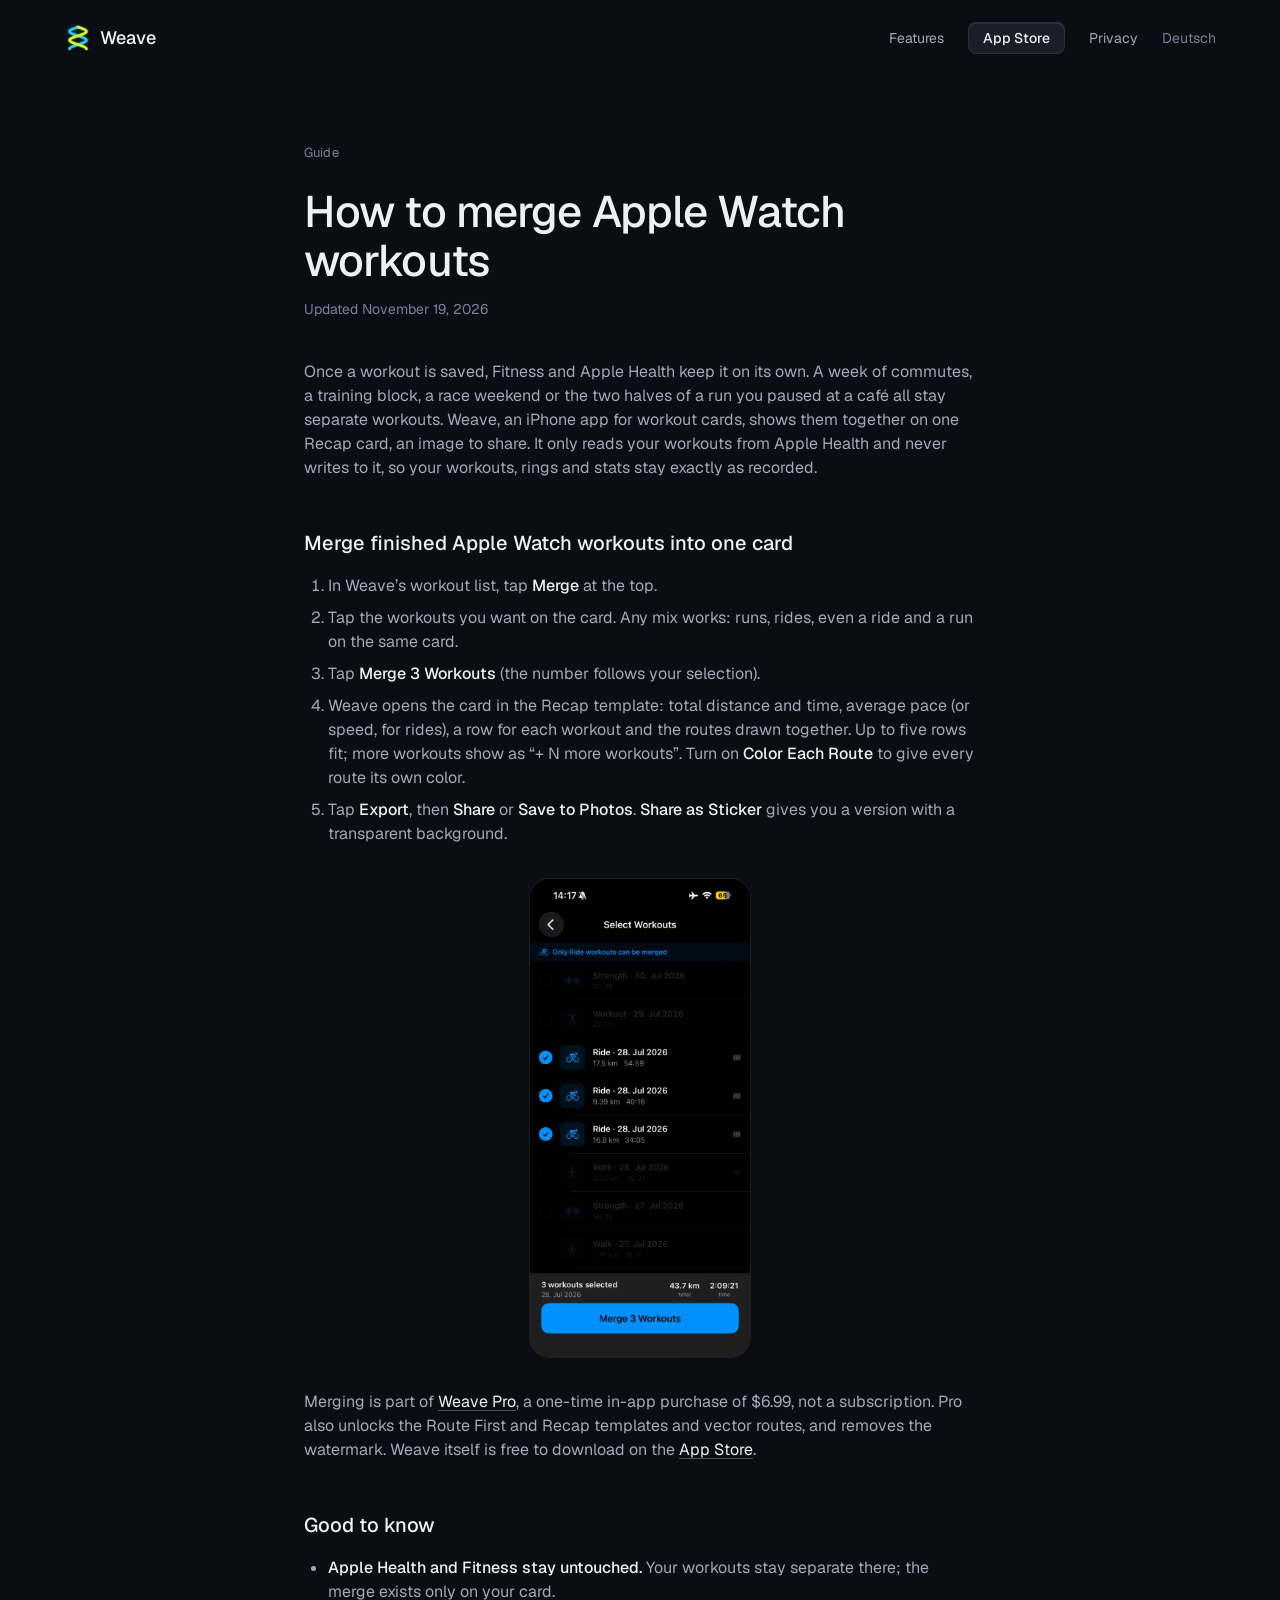
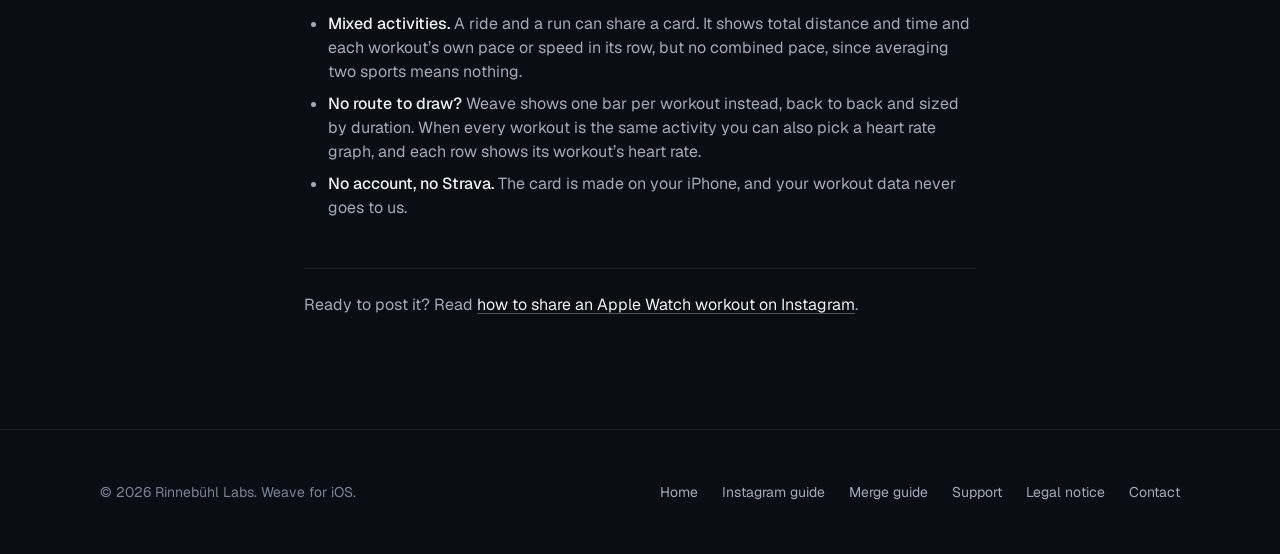
<file: merge-workouts.html>
<!DOCTYPE html>
<html lang="en">
<head>
  <meta charset="UTF-8">
  <meta name="viewport" content="width=device-width, initial-scale=1.0">
  <meta name="apple-itunes-app" content="app-id=6798253561">
  <title>How to Merge Apple Watch Workouts — Weave</title>
  <meta name="description" content="Merge finished Apple Watch workouts into one recap card with Weave: combined distance, time and pace, all routes together, and your Health data untouched.">
  <link rel="canonical" href="https://workoutstories.app/merge-workouts.html">
  <link rel="alternate" hreflang="en" href="https://workoutstories.app/merge-workouts.html">
  <link rel="alternate" hreflang="de" href="https://workoutstories.app/de/merge-workouts.html">
  <link rel="alternate" hreflang="x-default" href="https://workoutstories.app/merge-workouts.html">
  <link rel="icon" href="assets/favicon-32.png" sizes="32x32">
  <link rel="apple-touch-icon" href="assets/favicon.png">
  <link rel="preload" href="assets/fonts/geist-latin-wght-normal.woff2" as="font" type="font/woff2" crossorigin>
  <link rel="stylesheet" href="styles.css">
  <meta name="theme-color" content="#0b0d14">

  <meta property="og:type" content="article">
  <meta property="og:url" content="https://workoutstories.app/merge-workouts.html">
  <meta property="og:site_name" content="Weave">
  <meta property="og:locale" content="en_US">
  <meta property="og:locale:alternate" content="de_DE">
  <meta property="og:title" content="How to Merge Apple Watch Workouts — Weave">
  <meta property="og:description" content="Merge finished Apple Watch workouts into one recap card with Weave: combined distance, time and pace, all routes together, and your Health data untouched.">
  <meta property="og:image" content="https://workoutstories.app/assets/og-image.png">
  <meta name="twitter:card" content="summary_large_image">
  <meta name="twitter:title" content="How to Merge Apple Watch Workouts — Weave">
  <meta name="twitter:description" content="Merge finished Apple Watch workouts into one recap card with Weave: combined distance, time and pace, all routes together, and your Health data untouched.">
  <meta name="twitter:image" content="https://workoutstories.app/assets/og-image.png">
</head>
<body>

  <nav class="nav">
    <a class="nav-brand" href="./">
      <img src="assets/logo.png" width="192" height="192" alt="Weave logo">
      Weave
    </a>
    <div class="nav-links">
      <a href="./#features">Features</a>
      <a href="https://apps.apple.com/app/id6798253561">App Store</a>
      <a href="privacy.html">Privacy</a>
      <a class="lang-switch" href="de/merge-workouts.html" hreflang="de" lang="de" data-set-lang="de">Deutsch</a>
    </div>
  </nav>

  <main class="doc guide">
    <span class="eyebrow">Guide</span>
    <h1>How to merge Apple Watch workouts</h1>
    <p class="updated">Updated November 19, 2026</p>

    <p>Once a workout is saved, Fitness and Apple Health keep it on its own. A week of commutes, a training block, a race weekend or the two halves of a run you paused at a café all stay separate workouts. Weave, an iPhone app for workout cards, shows them together on one Recap card, an image to share. It only reads your workouts from Apple Health and never writes to it, so your workouts, rings and stats stay exactly as recorded.</p>

    <section>
      <h2>Merge finished Apple Watch workouts into one card</h2>
      <ol>
        <li>In Weave’s workout list, tap <strong>Merge</strong> at the top.</li>
        <li>Tap the workouts you want on the card. Any mix works: runs, rides, even a ride and a run on the same card.</li>
        <li>Tap <strong>Merge 3 Workouts</strong> (the number follows your selection).</li>
        <li>Weave opens the card in the Recap template: total distance and time, average pace (or speed, for rides), a row for each workout and the routes drawn together. Up to five rows fit; more workouts show as “+&nbsp;N more workouts”. Turn on <strong>Color Each Route</strong> to give every route its own color.</li>
        <li>Tap <strong>Export</strong>, then <strong>Share</strong> or <strong>Save to Photos</strong>. <strong>Share as Sticker</strong> gives you a version with a transparent background.</li>
      </ol>
      <picture class="guide-shot">
        <source srcset="assets/screenshots/screen-1.webp" type="image/webp">
        <img src="assets/screenshots/screen-1.png" width="600" height="1301" loading="lazy" decoding="async" alt="Weave’s Select Workouts screen with three rides selected and a Merge 3 Workouts button">
      </picture>
      <p>Merging is part of <a href="./#pro">Weave Pro</a>, a one-time in-app purchase of $6.99, not a subscription. Pro also unlocks the Route First and Recap templates and vector routes, and removes the watermark. Weave itself is free to download on the <a href="https://apps.apple.com/app/id6798253561">App Store</a>.</p>
    </section>

    <section>
      <h2>Good to know</h2>
      <ul>
        <li><strong>Apple Health and Fitness stay untouched.</strong> Your workouts stay separate there; the merge exists only on your card.</li>
        <li><strong>Mixed activities.</strong> A ride and a run can share a card. It shows total distance and time and each workout’s own pace or speed in its row, but no combined pace, since averaging two sports means nothing.</li>
        <li><strong>No route to draw?</strong> Weave shows one bar per workout instead, back to back and sized by duration. When every workout is the same activity you can also pick a heart rate graph, and each row shows its workout’s heart rate.</li>
        <li><strong>No account, no Strava.</strong> The card is made on your iPhone, and your workout data never goes to us.</li>
      </ul>
      <p class="guide-next">Ready to post it? Read <a href="share-workout-instagram.html">how to share an Apple Watch workout on Instagram</a>.</p>
    </section>
  </main>

  <footer>
    <div class="footer-inner">
      <span>© 2026 Rinnebühl Labs. Weave for iOS.</span>
      <div class="footer-links">
        <a href="./">Home</a>
        <a href="share-workout-instagram.html">Instagram guide</a>
        <a href="merge-workouts.html">Merge guide</a>
        <a href="support.html">Support</a>
        <a href="impressum.html">Legal notice</a>
        <a href="mailto:info@rinnebuehl.de">Contact</a>
      </div>
    </div>
  </footer>

  <script src="script.js" defer></script>
</body>
</html>
</file>
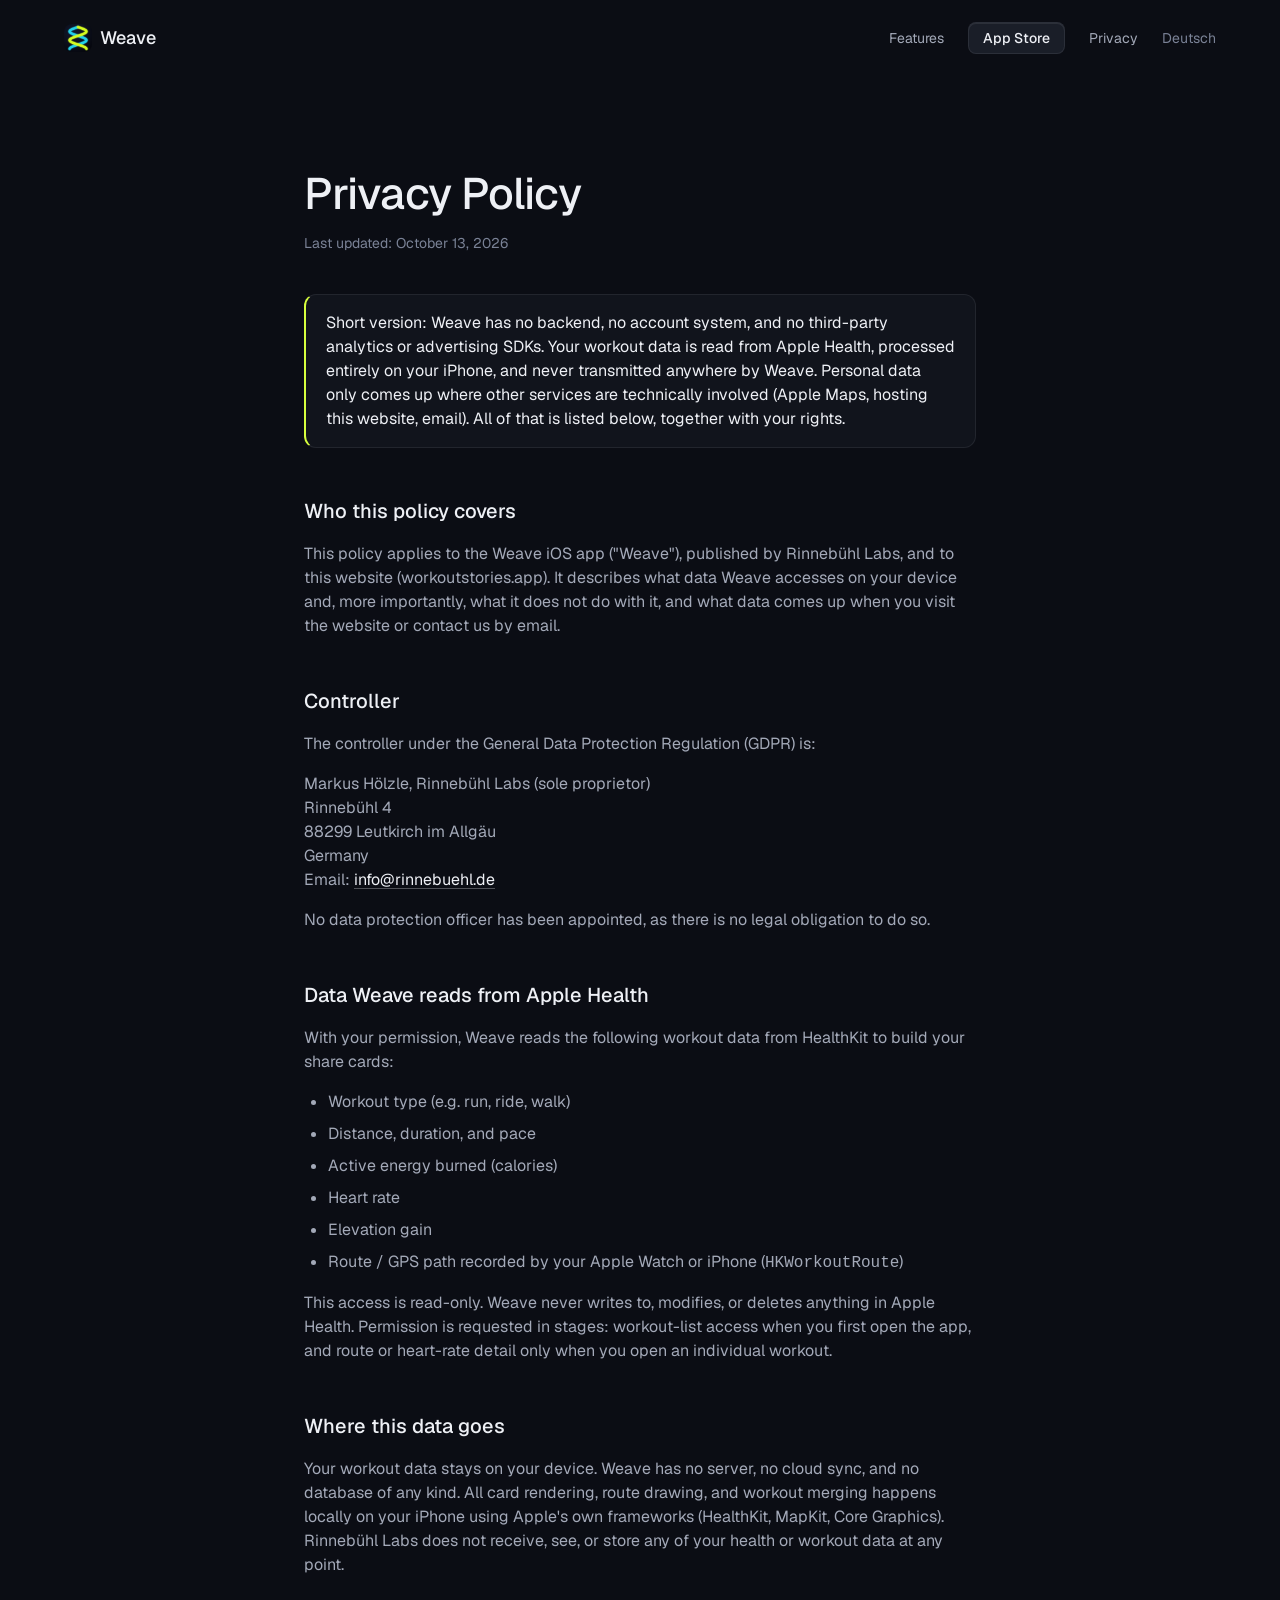
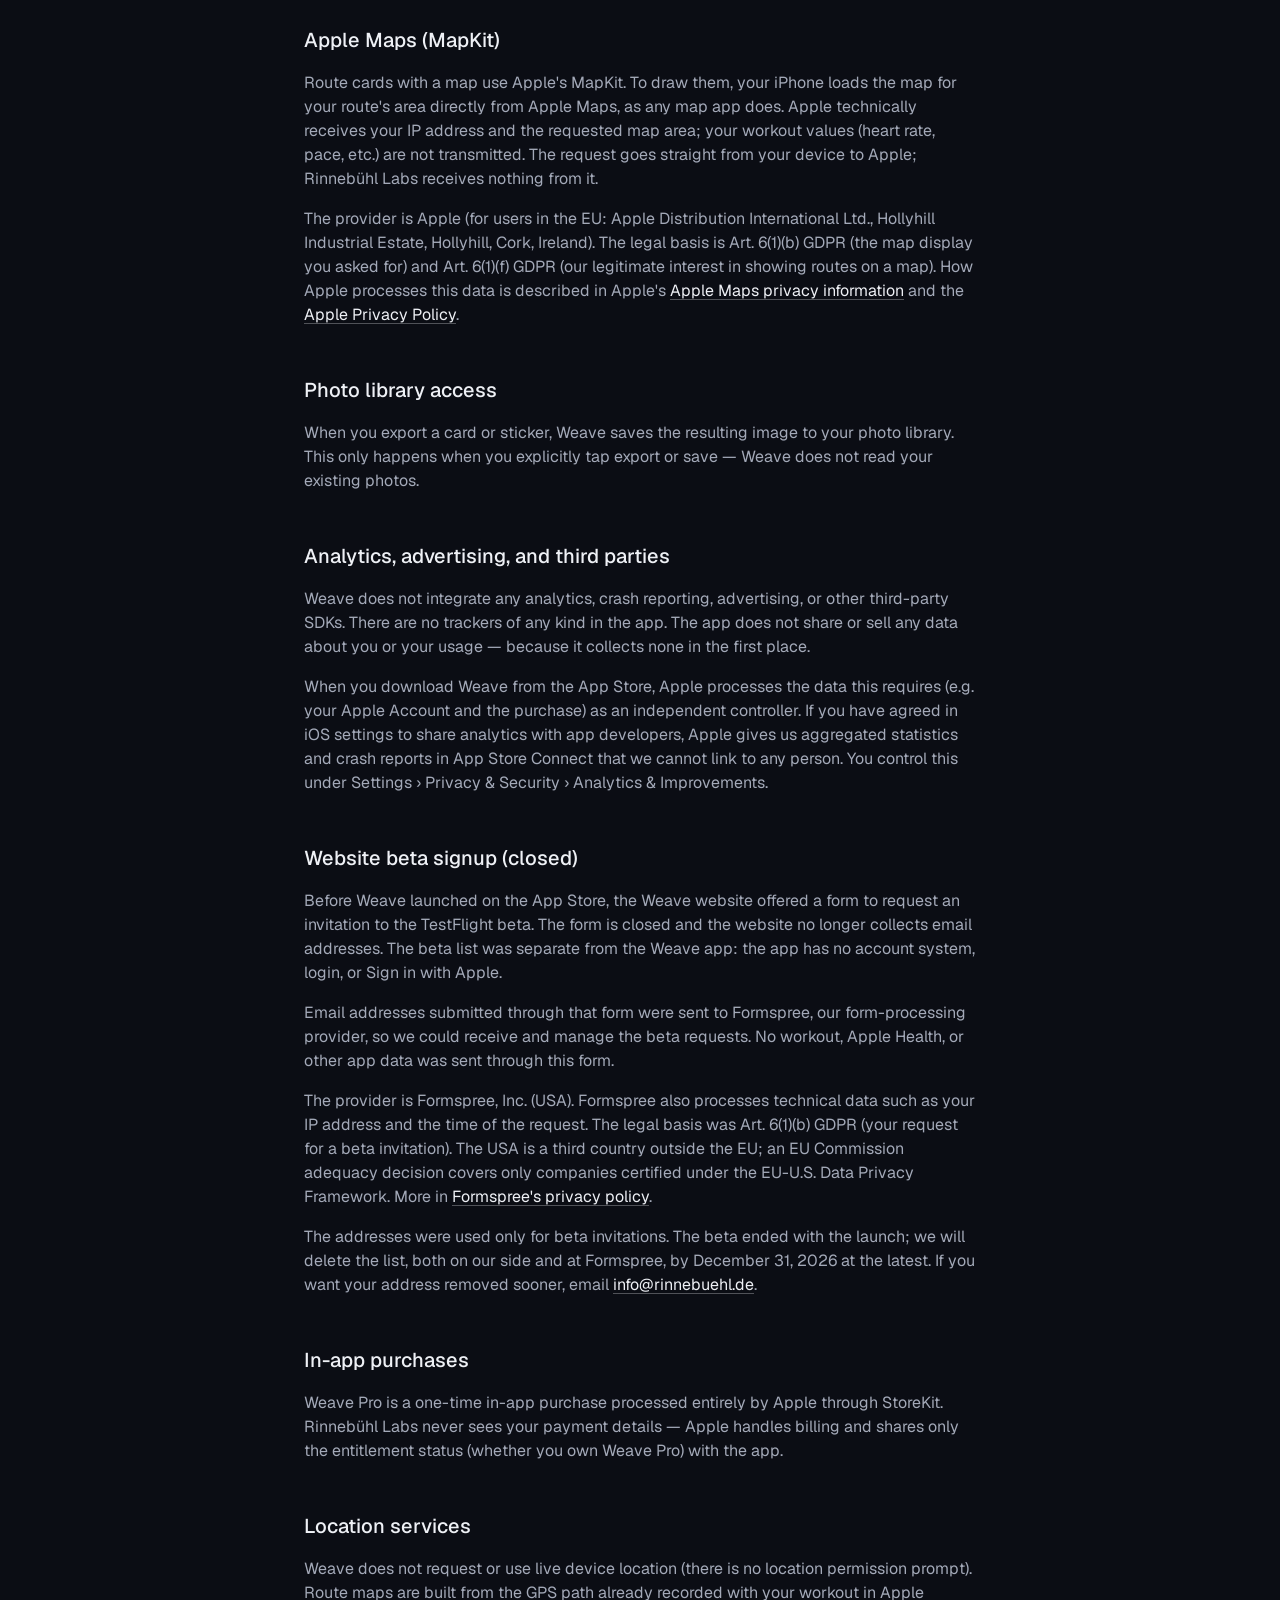
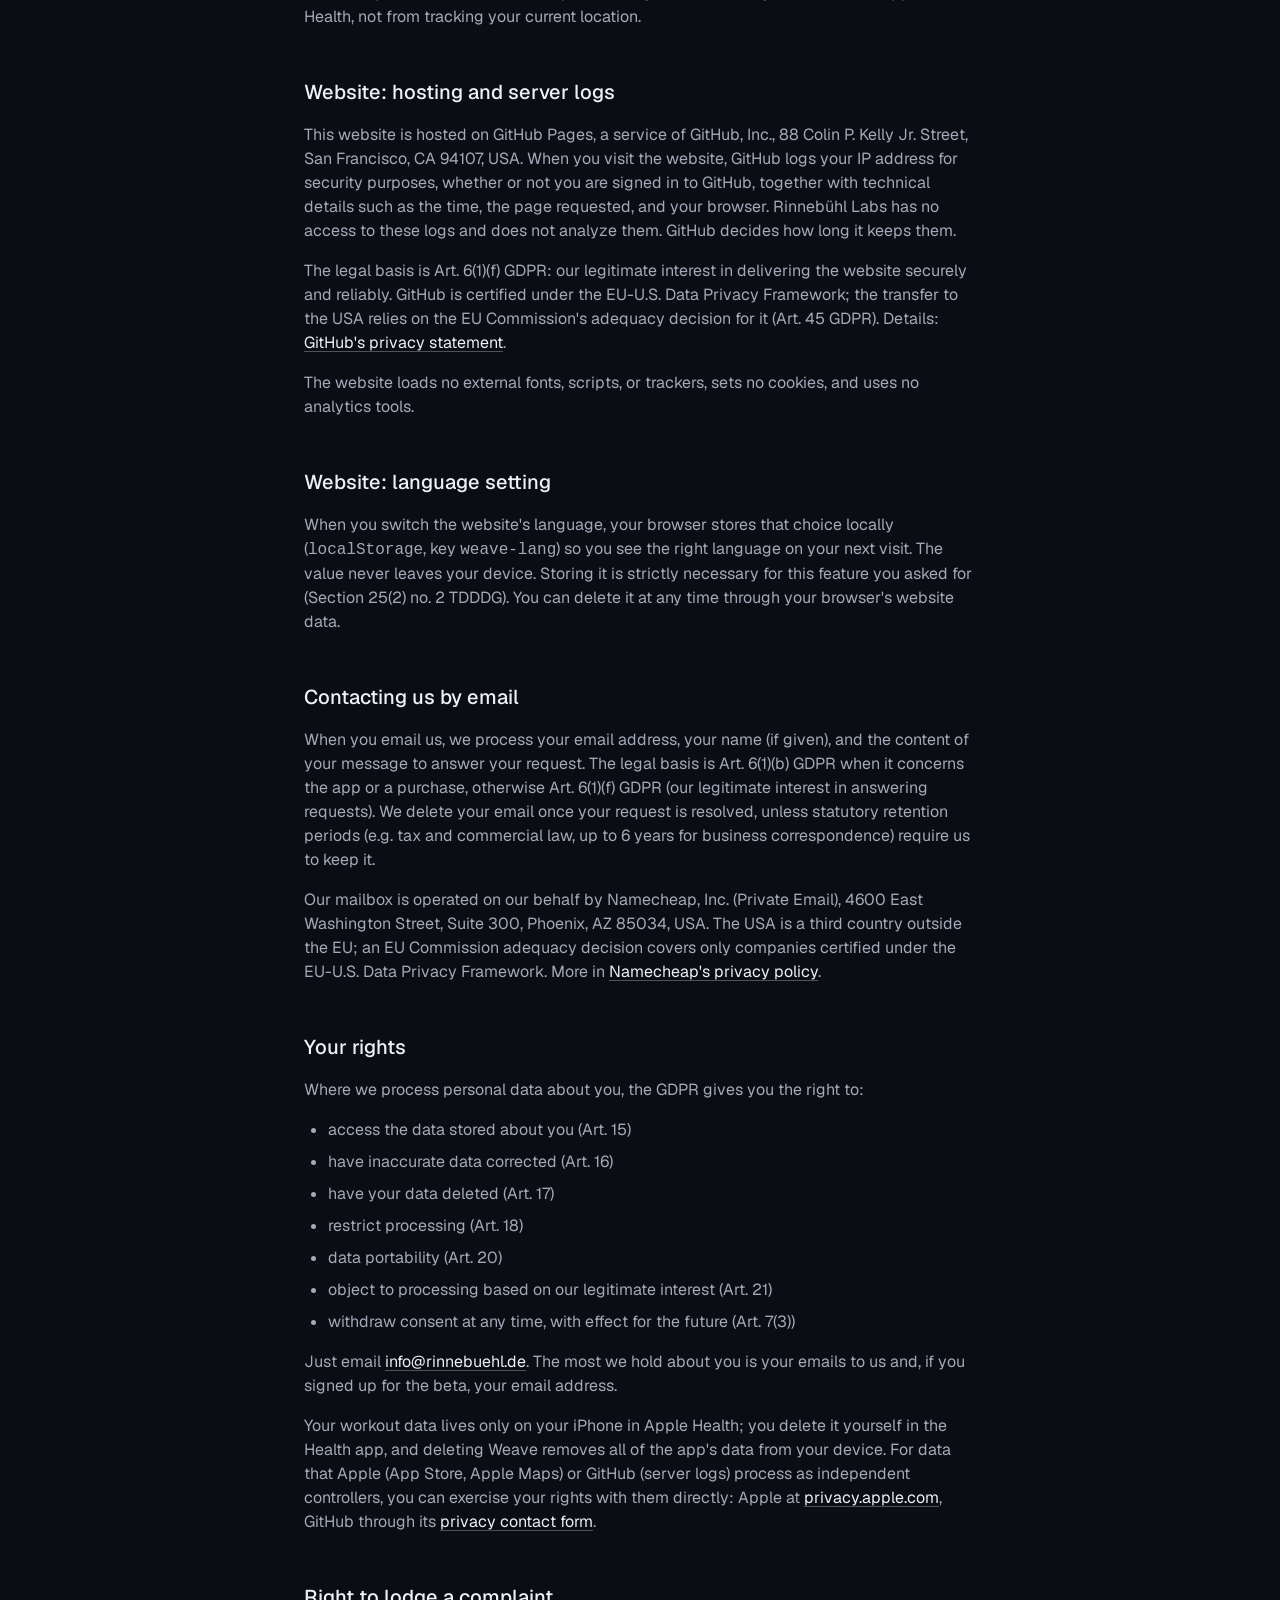
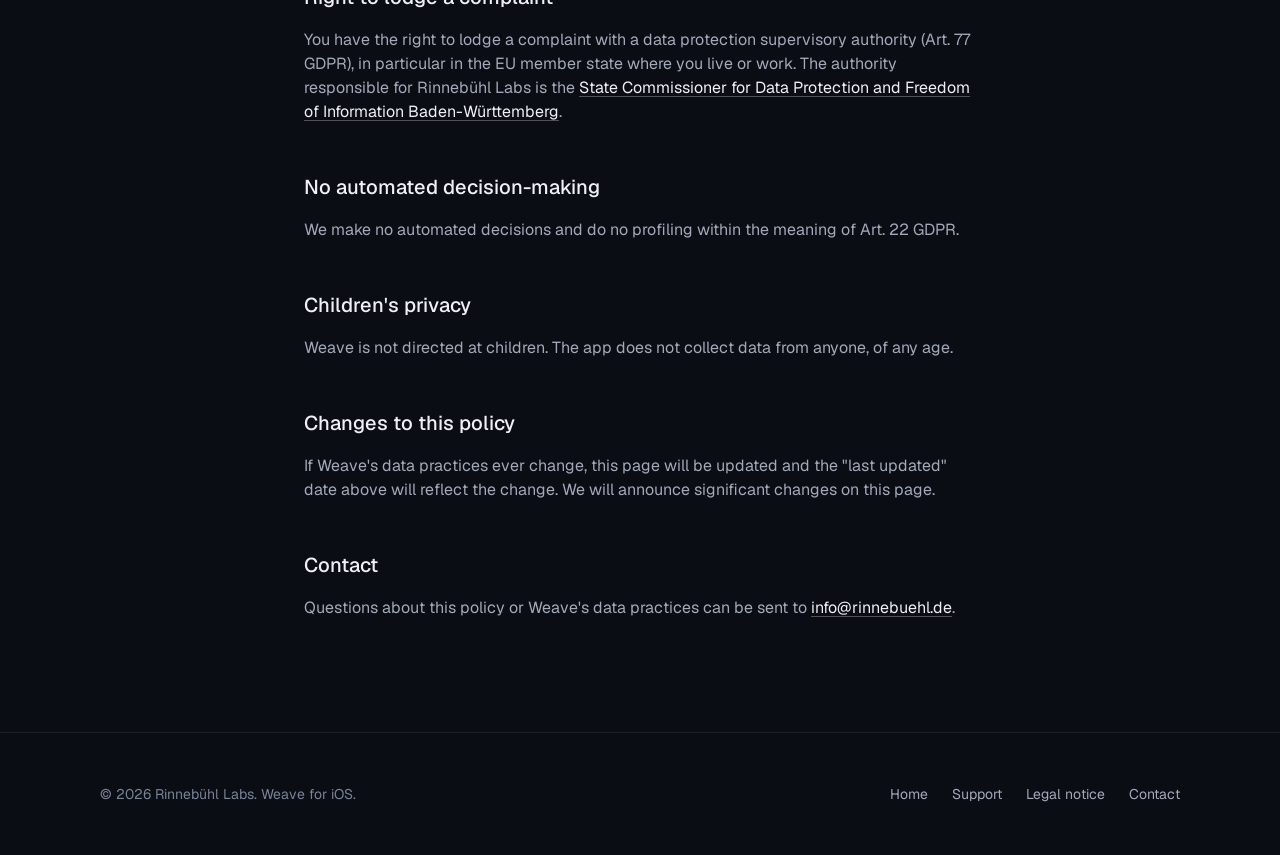
<file: privacy.html>
<!DOCTYPE html>
<html lang="en">
<head>
  <meta charset="UTF-8">
  <meta name="viewport" content="width=device-width, initial-scale=1.0">
  <title>Privacy Policy — Weave</title>
  <meta name="description" content="Weave's privacy policy: all workout data is processed on your iPhone. Plus who is responsible, which services are involved, and what your rights are.">
  <link rel="canonical" href="https://workoutstories.app/privacy.html">
  <link rel="alternate" hreflang="en" href="https://workoutstories.app/privacy.html">
  <link rel="alternate" hreflang="de" href="https://workoutstories.app/de/privacy.html">
  <link rel="alternate" hreflang="x-default" href="https://workoutstories.app/privacy.html">
  <link rel="icon" href="assets/favicon-32.png" sizes="32x32">
  <link rel="apple-touch-icon" href="assets/favicon.png">
  <link rel="preload" href="assets/fonts/geist-latin-wght-normal.woff2" as="font" type="font/woff2" crossorigin>
  <link rel="stylesheet" href="styles.css">
  <meta name="theme-color" content="#0b0d14">

  <meta property="og:type" content="website">
  <meta property="og:url" content="https://workoutstories.app/privacy.html">
  <meta property="og:site_name" content="Weave">
  <meta property="og:locale" content="en_US">
  <meta property="og:locale:alternate" content="de_DE">
  <meta property="og:title" content="Privacy Policy — Weave">
  <meta property="og:description" content="Weave's privacy policy: all workout data is processed on your iPhone. Plus who is responsible, which services are involved, and what your rights are.">
  <meta property="og:image" content="https://workoutstories.app/assets/og-image.png">
  <meta name="twitter:card" content="summary_large_image">
  <meta name="twitter:title" content="Privacy Policy — Weave">
  <meta name="twitter:description" content="Weave's privacy policy: all workout data is processed on your iPhone. Plus who is responsible, which services are involved, and what your rights are.">
  <meta name="twitter:image" content="https://workoutstories.app/assets/og-image.png">
</head>
<body>

  <nav class="nav">
    <a class="nav-brand" href="./">
      <img src="assets/logo.png" width="192" height="192" alt="Weave logo">
      Weave
    </a>
    <div class="nav-links">
      <a href="./#features">Features</a>
      <a href="https://apps.apple.com/app/id6798253561">App Store</a>
      <a href="privacy.html">Privacy</a>
      <a class="lang-switch" href="de/privacy.html" hreflang="de" lang="de" data-set-lang="de">Deutsch</a>
    </div>
  </nav>

  <main class="doc">
    <h1>Privacy Policy</h1>
    <p class="updated">Last updated: October 13, 2026</p>

    <div class="callout">
      <p>Short version: Weave has no backend, no account system, and no third-party analytics or advertising SDKs. Your workout data is read from Apple Health, processed entirely on your iPhone, and never transmitted anywhere by Weave. Personal data only comes up where other services are technically involved (Apple Maps, hosting this website, email). All of that is listed below, together with your rights.</p>
    </div>

    <h2>Who this policy covers</h2>
    <p>This policy applies to the Weave iOS app ("Weave"), published by Rinnebühl Labs, and to this website (workoutstories.app). It describes what data Weave accesses on your device and, more importantly, what it does not do with it, and what data comes up when you visit the website or contact us by email.</p>

    <h2>Controller</h2>
    <p>The controller under the General Data Protection Regulation (GDPR) is:</p>
    <p>Markus Hölzle, Rinnebühl Labs (sole proprietor)<br>
      Rinnebühl 4<br>
      88299 Leutkirch im Allgäu<br>
      Germany<br>
      Email: <a href="mailto:info@rinnebuehl.de">info@rinnebuehl.de</a></p>
    <p>No data protection officer has been appointed, as there is no legal obligation to do so.</p>

    <h2>Data Weave reads from Apple Health</h2>
    <p>With your permission, Weave reads the following workout data from HealthKit to build your share cards:</p>
    <ul>
      <li>Workout type (e.g. run, ride, walk)</li>
      <li>Distance, duration, and pace</li>
      <li>Active energy burned (calories)</li>
      <li>Heart rate</li>
      <li>Elevation gain</li>
      <li>Route / GPS path recorded by your Apple Watch or iPhone (<code>HKWorkoutRoute</code>)</li>
    </ul>
    <p>This access is read-only. Weave never writes to, modifies, or deletes anything in Apple Health. Permission is requested in stages: workout-list access when you first open the app, and route or heart-rate detail only when you open an individual workout.</p>

    <h2>Where this data goes</h2>
    <p>Your workout data stays on your device. Weave has no server, no cloud sync, and no database of any kind. All card rendering, route drawing, and workout merging happens locally on your iPhone using Apple's own frameworks (HealthKit, MapKit, Core Graphics). Rinnebühl Labs does not receive, see, or store any of your health or workout data at any point.</p>

    <h2>Apple Maps (MapKit)</h2>
    <p>Route cards with a map use Apple's MapKit. To draw them, your iPhone loads the map for your route's area directly from Apple Maps, as any map app does. Apple technically receives your IP address and the requested map area; your workout values (heart rate, pace, etc.) are not transmitted. The request goes straight from your device to Apple; Rinnebühl Labs receives nothing from it.</p>
    <p>The provider is Apple (for users in the EU: Apple Distribution International Ltd., Hollyhill Industrial Estate, Hollyhill, Cork, Ireland). The legal basis is Art. 6(1)(b) GDPR (the map display you asked for) and Art. 6(1)(f) GDPR (our legitimate interest in showing routes on a map). How Apple processes this data is described in Apple's <a href="https://www.apple.com/legal/privacy/data/en/apple-maps/">Apple Maps privacy information</a> and the <a href="https://www.apple.com/legal/privacy/en-ww/">Apple Privacy Policy</a>.</p>

    <h2>Photo library access</h2>
    <p>When you export a card or sticker, Weave saves the resulting image to your photo library. This only happens when you explicitly tap export or save — Weave does not read your existing photos.</p>

    <h2>Analytics, advertising, and third parties</h2>
    <p>Weave does not integrate any analytics, crash reporting, advertising, or other third-party SDKs. There are no trackers of any kind in the app. The app does not share or sell any data about you or your usage — because it collects none in the first place.</p>
    <p>When you download Weave from the App Store, Apple processes the data this requires (e.g. your Apple Account and the purchase) as an independent controller. If you have agreed in iOS settings to share analytics with app developers, Apple gives us aggregated statistics and crash reports in App Store Connect that we cannot link to any person. You control this under Settings › Privacy &amp; Security › Analytics &amp; Improvements.</p>

    <h2>Website beta signup (closed)</h2>
    <p>Before Weave launched on the App Store, the Weave website offered a form to request an invitation to the TestFlight beta. The form is closed and the website no longer collects email addresses. The beta list was separate from the Weave app: the app has no account system, login, or Sign in with Apple.</p>
    <p>Email addresses submitted through that form were sent to Formspree, our form-processing provider, so we could receive and manage the beta requests. No workout, Apple Health, or other app data was sent through this form.</p>
    <p>The provider is Formspree, Inc. (USA). Formspree also processes technical data such as your IP address and the time of the request. The legal basis was Art. 6(1)(b) GDPR (your request for a beta invitation). The USA is a third country outside the EU; an EU Commission adequacy decision covers only companies certified under the EU-U.S. Data Privacy Framework. More in <a href="https://formspree.io/legal/privacy-policy">Formspree's privacy policy</a>.</p>
    <p>The addresses were used only for beta invitations. The beta ended with the launch; we will delete the list, both on our side and at Formspree, by December 31, 2026 at the latest. If you want your address removed sooner, email <a href="mailto:info@rinnebuehl.de">info@rinnebuehl.de</a>.</p>

    <h2>In-app purchases</h2>
    <p>Weave Pro is a one-time in-app purchase processed entirely by Apple through StoreKit. Rinnebühl Labs never sees your payment details — Apple handles billing and shares only the entitlement status (whether you own Weave Pro) with the app.</p>

    <h2>Location services</h2>
    <p>Weave does not request or use live device location (there is no location permission prompt). Route maps are built from the GPS path already recorded with your workout in Apple Health, not from tracking your current location.</p>

    <h2>Website: hosting and server logs</h2>
    <p>This website is hosted on GitHub Pages, a service of GitHub, Inc., 88 Colin P. Kelly Jr. Street, San Francisco, CA 94107, USA. When you visit the website, GitHub logs your IP address for security purposes, whether or not you are signed in to GitHub, together with technical details such as the time, the page requested, and your browser. Rinnebühl Labs has no access to these logs and does not analyze them. GitHub decides how long it keeps them.</p>
    <p>The legal basis is Art. 6(1)(f) GDPR: our legitimate interest in delivering the website securely and reliably. GitHub is certified under the EU-U.S. Data Privacy Framework; the transfer to the USA relies on the EU Commission's adequacy decision for it (Art. 45 GDPR). Details: <a href="https://docs.github.com/en/site-policy/privacy-policies/github-general-privacy-statement">GitHub's privacy statement</a>.</p>
    <p>The website loads no external fonts, scripts, or trackers, sets no cookies, and uses no analytics tools.</p>

    <h2>Website: language setting</h2>
    <p>When you switch the website's language, your browser stores that choice locally (<code>localStorage</code>, key <code>weave-lang</code>) so you see the right language on your next visit. The value never leaves your device. Storing it is strictly necessary for this feature you asked for (Section 25(2) no. 2 TDDDG). You can delete it at any time through your browser's website data.</p>

    <h2>Contacting us by email</h2>
    <p>When you email us, we process your email address, your name (if given), and the content of your message to answer your request. The legal basis is Art. 6(1)(b) GDPR when it concerns the app or a purchase, otherwise Art. 6(1)(f) GDPR (our legitimate interest in answering requests). We delete your email once your request is resolved, unless statutory retention periods (e.g. tax and commercial law, up to 6 years for business correspondence) require us to keep it.</p>
    <p>Our mailbox is operated on our behalf by Namecheap, Inc. (Private Email), 4600 East Washington Street, Suite 300, Phoenix, AZ 85034, USA. The USA is a third country outside the EU; an EU Commission adequacy decision covers only companies certified under the EU-U.S. Data Privacy Framework. More in <a href="https://www.namecheap.com/legal/general/privacy-policy/">Namecheap's privacy policy</a>.</p>

    <h2>Your rights</h2>
    <p>Where we process personal data about you, the GDPR gives you the right to:</p>
    <ul>
      <li>access the data stored about you (Art. 15)</li>
      <li>have inaccurate data corrected (Art. 16)</li>
      <li>have your data deleted (Art. 17)</li>
      <li>restrict processing (Art. 18)</li>
      <li>data portability (Art. 20)</li>
      <li>object to processing based on our legitimate interest (Art. 21)</li>
      <li>withdraw consent at any time, with effect for the future (Art. 7(3))</li>
    </ul>
    <p>Just email <a href="mailto:info@rinnebuehl.de">info@rinnebuehl.de</a>. The most we hold about you is your emails to us and, if you signed up for the beta, your email address.</p>
    <p>Your workout data lives only on your iPhone in Apple Health; you delete it yourself in the Health app, and deleting Weave removes all of the app's data from your device. For data that Apple (App Store, Apple Maps) or GitHub (server logs) process as independent controllers, you can exercise your rights with them directly: Apple at <a href="https://privacy.apple.com/">privacy.apple.com</a>, GitHub through its <a href="https://support.github.com/contact/privacy">privacy contact form</a>.</p>

    <h2>Right to lodge a complaint</h2>
    <p>You have the right to lodge a complaint with a data protection supervisory authority (Art. 77 GDPR), in particular in the EU member state where you live or work. The authority responsible for Rinnebühl Labs is the <a href="https://www.baden-wuerttemberg.datenschutz.de/">State Commissioner for Data Protection and Freedom of Information Baden-Württemberg</a>.</p>

    <h2>No automated decision-making</h2>
    <p>We make no automated decisions and do no profiling within the meaning of Art. 22 GDPR.</p>

    <h2>Children's privacy</h2>
    <p>Weave is not directed at children. The app does not collect data from anyone, of any age.</p>

    <h2>Changes to this policy</h2>
    <p>If Weave's data practices ever change, this page will be updated and the "last updated" date above will reflect the change. We will announce significant changes on this page.</p>

    <h2>Contact</h2>
    <p>Questions about this policy or Weave's data practices can be sent to <a href="mailto:info@rinnebuehl.de">info@rinnebuehl.de</a>.</p>
  </main>

  <footer>
    <div class="footer-inner">
      <span>© 2026 Rinnebühl Labs. Weave for iOS.</span>
      <div class="footer-links">
        <a href="./">Home</a>
        <a href="support.html">Support</a>
        <a href="impressum.html">Legal notice</a>
        <a href="mailto:info@rinnebuehl.de">Contact</a>
      </div>
    </div>
  </footer>

  <script src="script.js" defer></script>
</body>
</html>
</file>
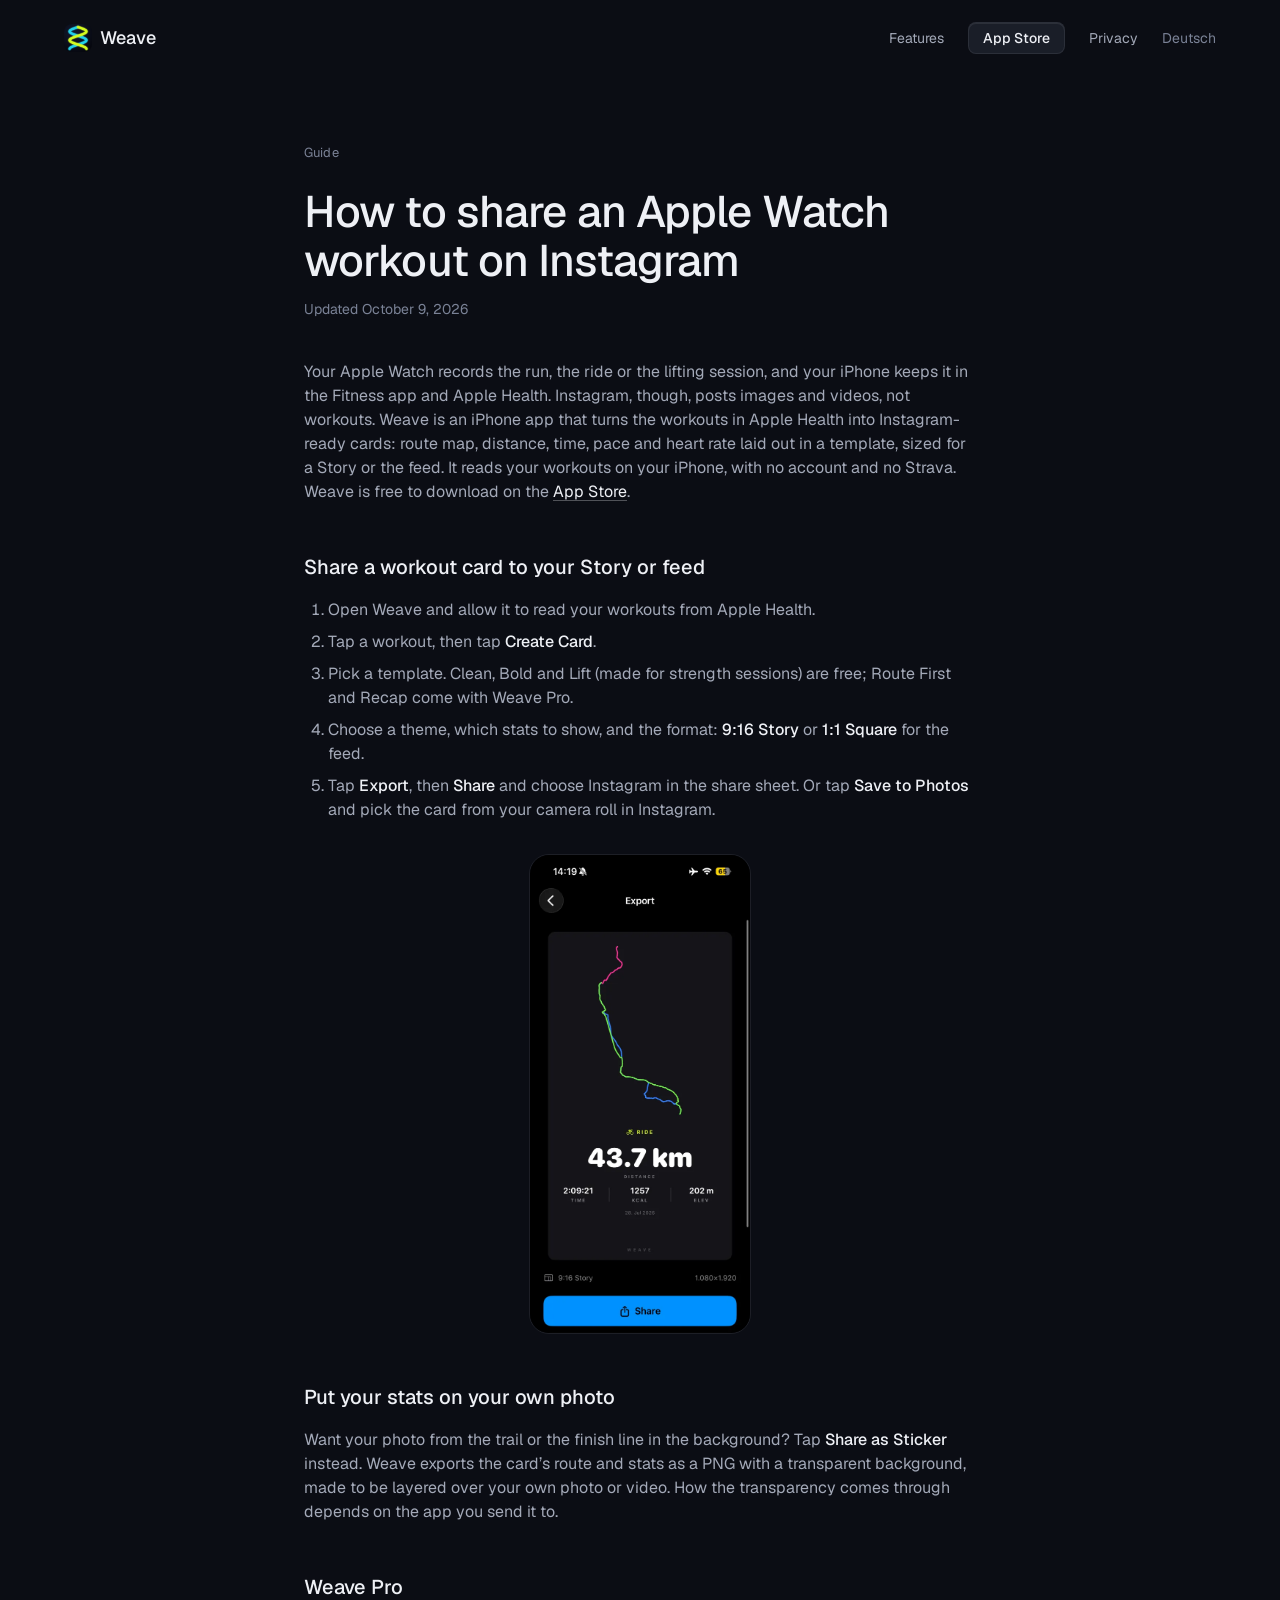
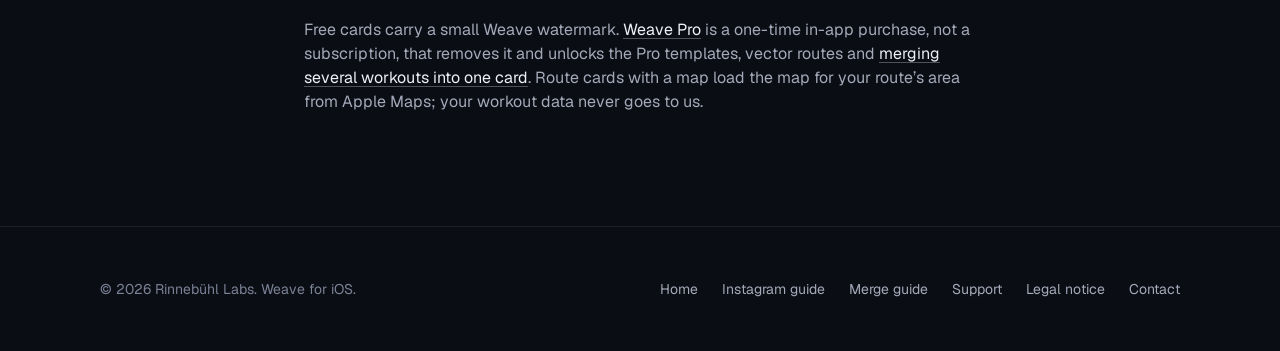
<file: share-workout-instagram.html>
<!DOCTYPE html>
<html lang="en">
<head>
  <meta charset="UTF-8">
  <meta name="viewport" content="width=device-width, initial-scale=1.0">
  <meta name="apple-itunes-app" content="app-id=6798253561">
  <title>How to Share an Apple Watch Workout on Instagram — Weave</title>
  <meta name="description" content="Share your Apple Watch workout on Instagram as a designed card with route, distance, pace and heart rate, sized for a Story or the feed, made in Weave.">
  <link rel="canonical" href="https://workoutstories.app/share-workout-instagram.html">
  <link rel="alternate" hreflang="en" href="https://workoutstories.app/share-workout-instagram.html">
  <link rel="alternate" hreflang="de" href="https://workoutstories.app/de/share-workout-instagram.html">
  <link rel="alternate" hreflang="x-default" href="https://workoutstories.app/share-workout-instagram.html">
  <link rel="icon" href="assets/favicon-32.png" sizes="32x32">
  <link rel="apple-touch-icon" href="assets/favicon.png">
  <link rel="preload" href="assets/fonts/geist-latin-wght-normal.woff2" as="font" type="font/woff2" crossorigin>
  <link rel="stylesheet" href="styles.css">
  <meta name="theme-color" content="#0b0d14">

  <meta property="og:type" content="article">
  <meta property="og:url" content="https://workoutstories.app/share-workout-instagram.html">
  <meta property="og:site_name" content="Weave">
  <meta property="og:locale" content="en_US">
  <meta property="og:locale:alternate" content="de_DE">
  <meta property="og:title" content="How to Share an Apple Watch Workout on Instagram — Weave">
  <meta property="og:description" content="Share your Apple Watch workout on Instagram as a designed card with route, distance, pace and heart rate, sized for a Story or the feed, made in Weave.">
  <meta property="og:image" content="https://workoutstories.app/assets/og-image.png">
  <meta name="twitter:card" content="summary_large_image">
  <meta name="twitter:title" content="How to Share an Apple Watch Workout on Instagram — Weave">
  <meta name="twitter:description" content="Share your Apple Watch workout on Instagram as a designed card with route, distance, pace and heart rate, sized for a Story or the feed, made in Weave.">
  <meta name="twitter:image" content="https://workoutstories.app/assets/og-image.png">
</head>
<body>

  <nav class="nav">
    <a class="nav-brand" href="./">
      <img src="assets/logo.png" width="192" height="192" alt="Weave logo">
      Weave
    </a>
    <div class="nav-links">
      <a href="./#features">Features</a>
      <a href="https://apps.apple.com/app/id6798253561">App Store</a>
      <a href="privacy.html">Privacy</a>
      <a class="lang-switch" href="de/share-workout-instagram.html" hreflang="de" lang="de" data-set-lang="de">Deutsch</a>
    </div>
  </nav>

  <main class="doc guide">
    <span class="eyebrow">Guide</span>
    <h1>How to share an Apple Watch workout on Instagram</h1>
    <p class="updated">Updated October 9, 2026</p>

    <p>Your Apple Watch records the run, the ride or the lifting session, and your iPhone keeps it in the Fitness app and Apple Health. Instagram, though, posts images and videos, not workouts. Weave is an iPhone app that turns the workouts in Apple Health into Instagram-ready cards: route map, distance, time, pace and heart rate laid out in a template, sized for a Story or the feed. It reads your workouts on your iPhone, with no account and no Strava. Weave is free to download on the <a href="https://apps.apple.com/app/id6798253561">App Store</a>.</p>

    <section>
      <h2>Share a workout card to your Story or feed</h2>
      <ol>
        <li>Open Weave and allow it to read your workouts from Apple Health.</li>
        <li>Tap a workout, then tap <strong>Create Card</strong>.</li>
        <li>Pick a template. Clean, Bold and Lift (made for strength sessions) are free; Route First and Recap come with Weave Pro.</li>
        <li>Choose a theme, which stats to show, and the format: <strong>9:16 Story</strong> or <strong>1:1 Square</strong> for the feed.</li>
        <li>Tap <strong>Export</strong>, then <strong>Share</strong> and choose Instagram in the share sheet. Or tap <strong>Save to Photos</strong> and pick the card from your camera roll in Instagram.</li>
      </ol>
      <picture class="guide-shot">
        <source srcset="assets/screenshots/screen-4.webp" type="image/webp">
        <img src="assets/screenshots/screen-4.png" width="600" height="1301" loading="lazy" decoding="async" alt="Weave export screen with a 9:16 Story card of a 43.7 km ride and a Share button">
      </picture>
    </section>

    <section>
      <h2>Put your stats on your own photo</h2>
      <p>Want your photo from the trail or the finish line in the background? Tap <strong>Share as Sticker</strong> instead. Weave exports the card’s route and stats as a PNG with a transparent background, made to be layered over your own photo or video. How the transparency comes through depends on the app you send it to.</p>
    </section>

    <section>
      <h2>Weave Pro</h2>
      <p>Free cards carry a small Weave watermark. <a href="./#pro">Weave Pro</a> is a one-time in-app purchase, not a subscription, that removes it and unlocks the Pro templates, vector routes and <a href="merge-workouts.html">merging several workouts into one card</a>. Route cards with a map load the map for your route’s area from Apple Maps; your workout data never goes to us.</p>
    </section>
  </main>

  <footer>
    <div class="footer-inner">
      <span>© 2026 Rinnebühl Labs. Weave for iOS.</span>
      <div class="footer-links">
        <a href="./">Home</a>
        <a href="share-workout-instagram.html">Instagram guide</a>
        <a href="merge-workouts.html">Merge guide</a>
        <a href="support.html">Support</a>
        <a href="impressum.html">Legal notice</a>
        <a href="mailto:info@rinnebuehl.de">Contact</a>
      </div>
    </div>
  </footer>

  <script src="script.js" defer></script>
</body>
</html>
</file>
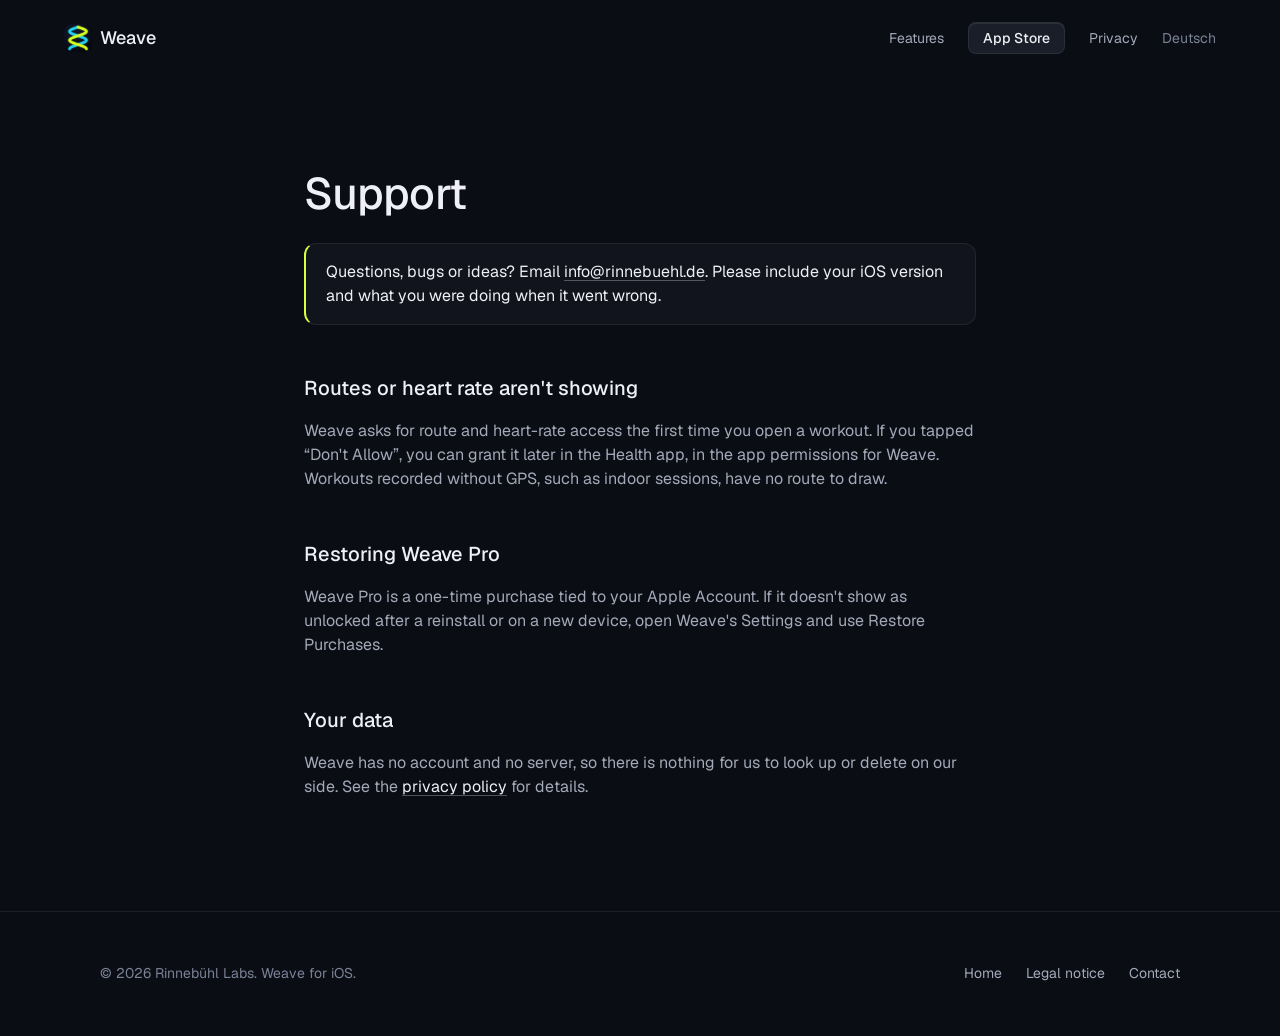
<file: support.html>
<!DOCTYPE html>
<html lang="en">
<head>
  <meta charset="UTF-8">
  <meta name="viewport" content="width=device-width, initial-scale=1.0">
  <meta name="apple-itunes-app" content="app-id=6798253561">
  <title>Support — Weave</title>
  <meta name="description" content="Get help with Weave: contact Rinnebühl Labs and find quick fixes for common questions.">
  <link rel="canonical" href="https://workoutstories.app/support.html">
  <link rel="alternate" hreflang="en" href="https://workoutstories.app/support.html">
  <link rel="alternate" hreflang="de" href="https://workoutstories.app/de/support.html">
  <link rel="alternate" hreflang="x-default" href="https://workoutstories.app/support.html">
  <link rel="icon" href="assets/favicon-32.png" sizes="32x32">
  <link rel="apple-touch-icon" href="assets/favicon.png">
  <link rel="preload" href="assets/fonts/geist-latin-wght-normal.woff2" as="font" type="font/woff2" crossorigin>
  <link rel="stylesheet" href="styles.css">
  <meta name="theme-color" content="#0b0d14">
</head>
<body>

  <nav class="nav">
    <a class="nav-brand" href="./">
      <img src="assets/logo.png" width="192" height="192" alt="Weave logo">
      Weave
    </a>
    <div class="nav-links">
      <a href="./#features">Features</a>
      <a href="https://apps.apple.com/app/id6798253561">App Store</a>
      <a href="privacy.html">Privacy</a>
      <a class="lang-switch" href="de/support.html" hreflang="de" lang="de" data-set-lang="de">Deutsch</a>
    </div>
  </nav>

  <main class="doc">
    <h1>Support</h1>

    <div class="callout">
      <p>Questions, bugs or ideas? Email <a href="mailto:info@rinnebuehl.de">info@rinnebuehl.de</a>. Please include your iOS version and what you were doing when it went wrong.</p>
    </div>

    <h2>Routes or heart rate aren't showing</h2>
    <p>Weave asks for route and heart-rate access the first time you open a workout. If you tapped “Don't Allow”, you can grant it later in the Health app, in the app permissions for Weave. Workouts recorded without GPS, such as indoor sessions, have no route to draw.</p>

    <h2>Restoring Weave Pro</h2>
    <p>Weave Pro is a one-time purchase tied to your Apple Account. If it doesn't show as unlocked after a reinstall or on a new device, open Weave's Settings and use Restore Purchases.</p>

    <h2>Your data</h2>
    <p>Weave has no account and no server, so there is nothing for us to look up or delete on our side. See the <a href="privacy.html">privacy policy</a> for details.</p>
  </main>

  <footer>
    <div class="footer-inner">
      <span>© 2026 Rinnebühl Labs. Weave for iOS.</span>
      <div class="footer-links">
        <a href="./">Home</a>
        <a href="impressum.html">Legal notice</a>
        <a href="mailto:info@rinnebuehl.de">Contact</a>
      </div>
    </div>
  </footer>

  <script src="script.js" defer></script>
</body>
</html>
</file>
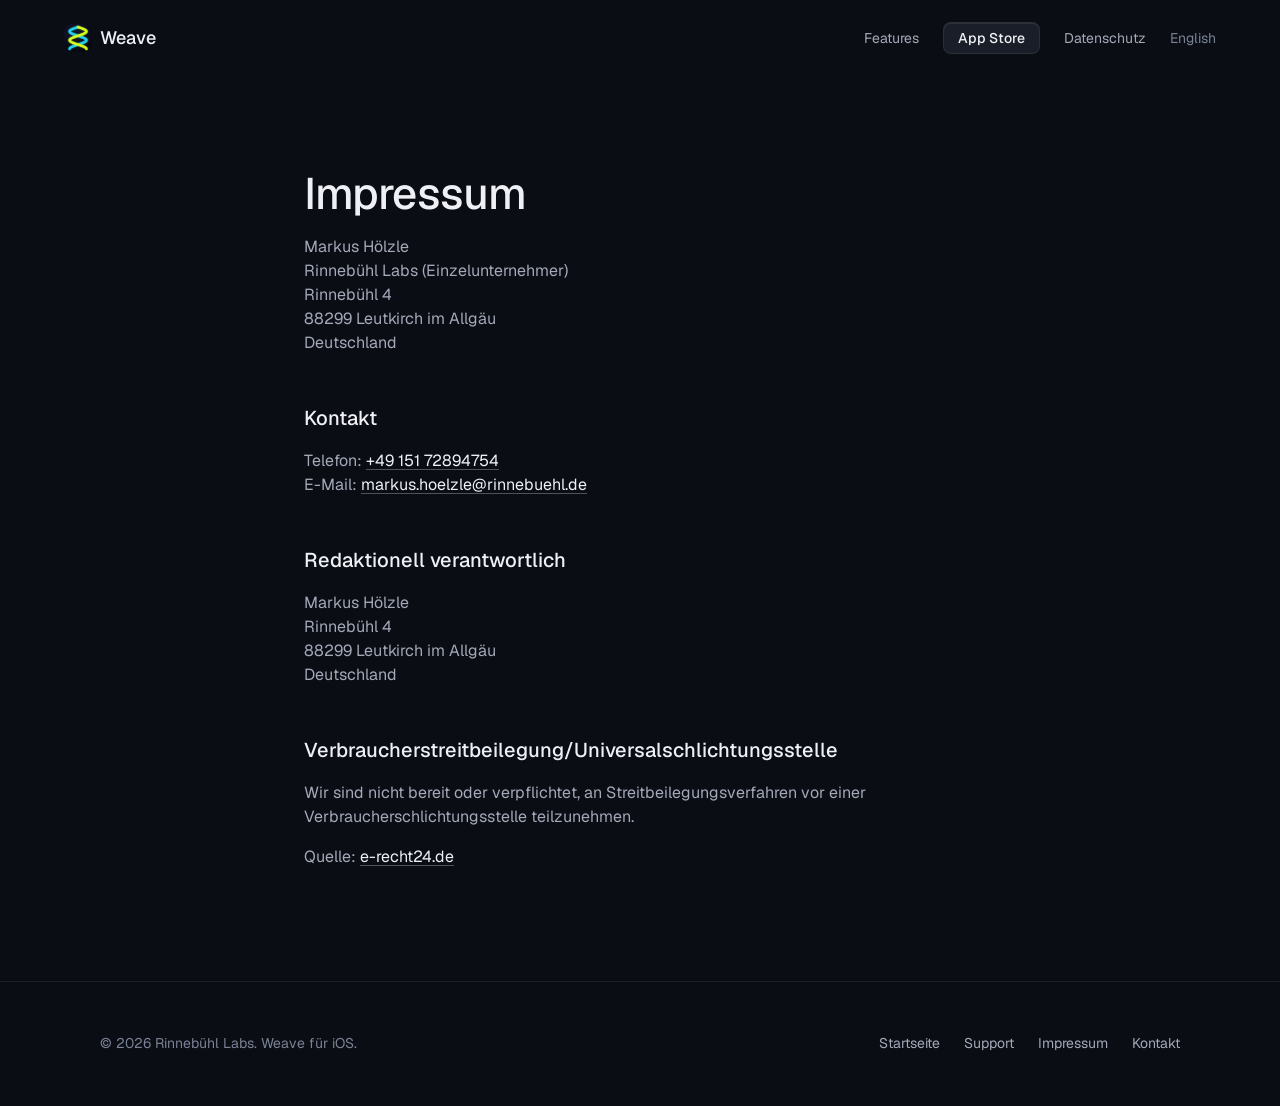
<file: de/impressum.html>
<!DOCTYPE html>
<html lang="de">
<head>
  <meta charset="UTF-8">
  <meta name="viewport" content="width=device-width, initial-scale=1.0">
  <title>Impressum — Weave</title>
  <meta name="description" content="Impressum von workoutstories.app: Anbieterkennzeichnung nach § 5 DDG für Weave von Rinnebühl Labs, Markus Hölzle.">
  <link rel="canonical" href="https://workoutstories.app/de/impressum.html">
  <link rel="alternate" hreflang="en" href="https://workoutstories.app/impressum.html">
  <link rel="alternate" hreflang="de" href="https://workoutstories.app/de/impressum.html">
  <link rel="alternate" hreflang="x-default" href="https://workoutstories.app/impressum.html">
  <link rel="icon" href="../assets/favicon-32.png" sizes="32x32">
  <link rel="apple-touch-icon" href="../assets/favicon.png">
  <link rel="preload" href="../assets/fonts/geist-latin-wght-normal.woff2" as="font" type="font/woff2" crossorigin>
  <link rel="stylesheet" href="../styles.css">
  <meta name="theme-color" content="#0b0d14">

  <meta property="og:type" content="website">
  <meta property="og:url" content="https://workoutstories.app/de/impressum.html">
  <meta property="og:site_name" content="Weave">
  <meta property="og:locale" content="de_DE">
  <meta property="og:locale:alternate" content="en_US">
  <meta property="og:title" content="Impressum — Weave">
  <meta property="og:description" content="Impressum von workoutstories.app: Anbieterkennzeichnung nach § 5 DDG für Weave von Rinnebühl Labs, Markus Hölzle.">
  <meta property="og:image" content="https://workoutstories.app/assets/og-image.png">
  <meta name="twitter:card" content="summary_large_image">
  <meta name="twitter:title" content="Impressum — Weave">
  <meta name="twitter:description" content="Impressum von workoutstories.app: Anbieterkennzeichnung nach § 5 DDG für Weave von Rinnebühl Labs, Markus Hölzle.">
  <meta name="twitter:image" content="https://workoutstories.app/assets/og-image.png">
</head>
<body>

  <nav class="nav">
    <a class="nav-brand" href="./">
      <img src="../assets/logo.png" width="192" height="192" alt="Weave Logo">
      Weave
    </a>
    <div class="nav-links">
      <a href="./#features">Features</a>
      <a href="https://apps.apple.com/de/app/weave-workout-stories/id6798253561">App Store</a>
      <a href="privacy.html">Datenschutz</a>
      <a class="lang-switch" href="../impressum.html" hreflang="en" lang="en" data-set-lang="en">English</a>
    </div>
  </nav>

  <main class="doc">
    <h1>Impressum</h1>

    <p>Markus Hölzle<br>
      Rinnebühl Labs (Einzelunternehmer)<br>
      Rinnebühl 4<br>
      88299 Leutkirch im Allgäu<br>
      Deutschland</p>

    <h2>Kontakt</h2>
    <p>Telefon: <a href="tel:+4915172894754">+49 151 72894754</a><br>
      E-Mail: <a href="mailto:markus.hoelzle@rinnebuehl.de">markus.hoelzle@rinnebuehl.de</a></p>

    <h2>Redaktionell verantwortlich</h2>
    <p>Markus Hölzle<br>
      Rinnebühl 4<br>
      88299 Leutkirch im Allgäu<br>
      Deutschland</p>

    <h2>Verbraucher&shy;streit&shy;beilegung/Universal&shy;schlichtungs&shy;stelle</h2>
    <p>Wir sind nicht bereit oder verpflichtet, an Streitbeilegungsverfahren vor einer Verbraucherschlichtungsstelle teilzunehmen.</p>

    <p>Quelle: <a href="https://www.e-recht24.de">e-recht24.de</a></p>
  </main>

  <footer>
    <div class="footer-inner">
      <span>© 2026 Rinnebühl Labs. Weave für iOS.</span>
      <div class="footer-links">
        <a href="./">Startseite</a>
        <a href="support.html">Support</a>
        <a href="impressum.html">Impressum</a>
        <a href="mailto:info@rinnebuehl.de">Kontakt</a>
      </div>
    </div>
  </footer>

  <script src="../script.js" defer></script>
</body>
</html>
</file>
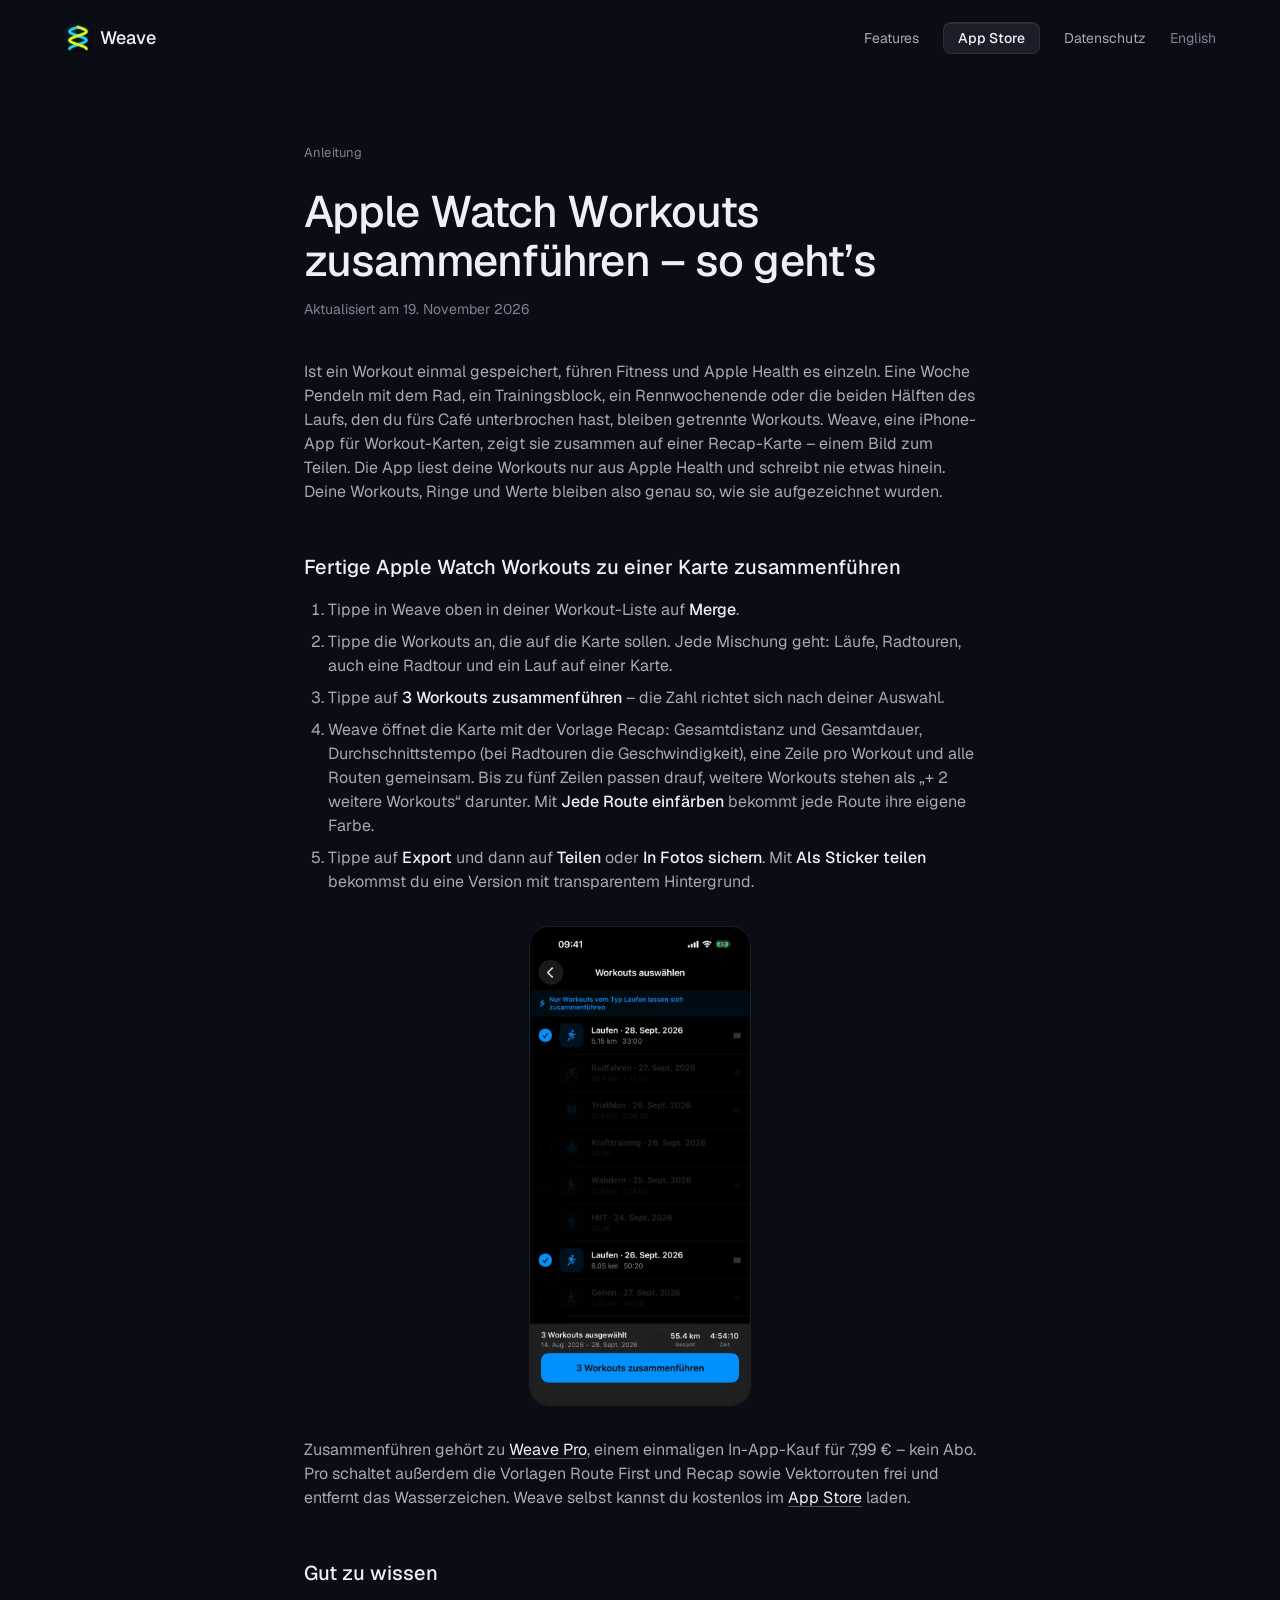
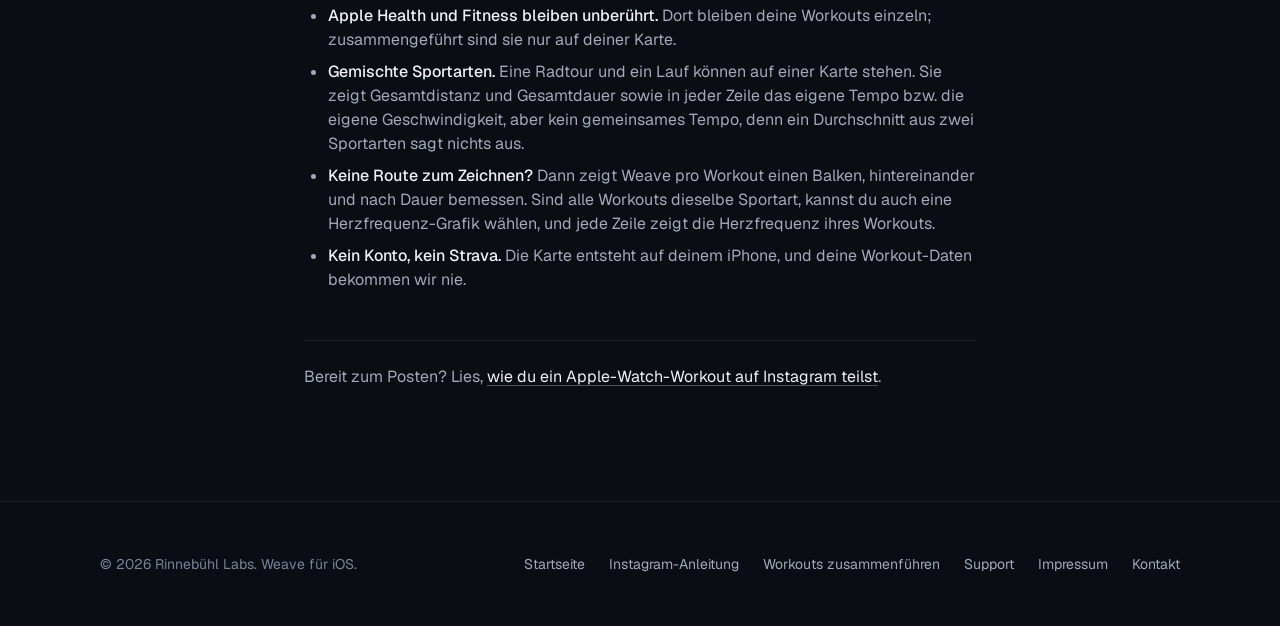
<file: de/merge-workouts.html>
<!DOCTYPE html>
<html lang="de">
<head>
  <meta charset="UTF-8">
  <meta name="viewport" content="width=device-width, initial-scale=1.0">
  <meta name="apple-itunes-app" content="app-id=6798253561">
  <title>Apple Watch Workouts zusammenführen: So geht’s — Weave</title>
  <meta name="description" content="Fertige Apple Watch Workouts mit Weave zu einer Recap-Karte zusammenführen: Gesamtdistanz, Zeit und Tempo, alle Routen gemeinsam, Health-Daten unberührt.">
  <link rel="canonical" href="https://workoutstories.app/de/merge-workouts.html">
  <link rel="alternate" hreflang="en" href="https://workoutstories.app/merge-workouts.html">
  <link rel="alternate" hreflang="de" href="https://workoutstories.app/de/merge-workouts.html">
  <link rel="alternate" hreflang="x-default" href="https://workoutstories.app/merge-workouts.html">
  <link rel="icon" href="../assets/favicon-32.png" sizes="32x32">
  <link rel="apple-touch-icon" href="../assets/favicon.png">
  <link rel="preload" href="../assets/fonts/geist-latin-wght-normal.woff2" as="font" type="font/woff2" crossorigin>
  <link rel="stylesheet" href="../styles.css">
  <meta name="theme-color" content="#0b0d14">

  <meta property="og:type" content="article">
  <meta property="og:url" content="https://workoutstories.app/de/merge-workouts.html">
  <meta property="og:site_name" content="Weave">
  <meta property="og:locale" content="de_DE">
  <meta property="og:locale:alternate" content="en_US">
  <meta property="og:title" content="Apple Watch Workouts zusammenführen: So geht’s — Weave">
  <meta property="og:description" content="Fertige Apple Watch Workouts mit Weave zu einer Recap-Karte zusammenführen: Gesamtdistanz, Zeit und Tempo, alle Routen gemeinsam, Health-Daten unberührt.">
  <meta property="og:image" content="https://workoutstories.app/assets/og-image.png">
  <meta name="twitter:card" content="summary_large_image">
  <meta name="twitter:title" content="Apple Watch Workouts zusammenführen: So geht’s — Weave">
  <meta name="twitter:description" content="Fertige Apple Watch Workouts mit Weave zu einer Recap-Karte zusammenführen: Gesamtdistanz, Zeit und Tempo, alle Routen gemeinsam, Health-Daten unberührt.">
  <meta name="twitter:image" content="https://workoutstories.app/assets/og-image.png">
</head>
<body>

  <nav class="nav">
    <a class="nav-brand" href="./">
      <img src="../assets/logo.png" width="192" height="192" alt="Weave Logo">
      Weave
    </a>
    <div class="nav-links">
      <a href="./#features">Features</a>
      <a href="https://apps.apple.com/de/app/weave-workout-stories/id6798253561">App Store</a>
      <a href="privacy.html">Datenschutz</a>
      <a class="lang-switch" href="../merge-workouts.html" hreflang="en" lang="en" data-set-lang="en">English</a>
    </div>
  </nav>

  <main class="doc guide">
    <span class="eyebrow">Anleitung</span>
    <h1>Apple Watch Workouts zusammenführen – so geht’s</h1>
    <p class="updated">Aktualisiert am 19. November 2026</p>

    <p>Ist ein Workout einmal gespeichert, führen Fitness und Apple Health es einzeln. Eine Woche Pendeln mit dem Rad, ein Trainingsblock, ein Rennwochenende oder die beiden Hälften des Laufs, den du fürs Café unterbrochen hast, bleiben getrennte Workouts. Weave, eine iPhone-App für Workout-Karten, zeigt sie zusammen auf einer Recap-Karte – einem Bild zum Teilen. Die App liest deine Workouts nur aus Apple Health und schreibt nie etwas hinein. Deine Workouts, Ringe und Werte bleiben also genau so, wie sie aufgezeichnet wurden.</p>

    <section>
      <h2>Fertige Apple Watch Workouts zu einer Karte zusammenführen</h2>
      <ol>
        <li>Tippe in Weave oben in deiner Workout-Liste auf <strong>Merge</strong>.</li>
        <li>Tippe die Workouts an, die auf die Karte sollen. Jede Mischung geht: Läufe, Radtouren, auch eine Radtour und ein Lauf auf einer Karte.</li>
        <li>Tippe auf <strong>3 Workouts zusammenführen</strong> – die Zahl richtet sich nach deiner Auswahl.</li>
        <li>Weave öffnet die Karte mit der Vorlage Recap: Gesamtdistanz und Gesamtdauer, Durchschnittstempo (bei Radtouren die Geschwindigkeit), eine Zeile pro Workout und alle Routen gemeinsam. Bis zu fünf Zeilen passen drauf, weitere Workouts stehen als „+&nbsp;2 weitere Workouts“ darunter. Mit <strong>Jede Route einfärben</strong> bekommt jede Route ihre eigene Farbe.</li>
        <li>Tippe auf <strong>Export</strong> und dann auf <strong>Teilen</strong> oder <strong>In Fotos sichern</strong>. Mit <strong>Als Sticker teilen</strong> bekommst du eine Version mit transparentem Hintergrund.</li>
      </ol>
      <picture class="guide-shot">
        <source srcset="../assets/screenshots/de/screen-1.webp" type="image/webp">
        <img src="../assets/screenshots/de/screen-1.png" width="600" height="1301" loading="lazy" decoding="async" alt="Weave-Ansicht „Workouts auswählen“ mit drei ausgewählten Läufen und dem Knopf zum Zusammenführen">
      </picture>
      <p>Zusammenführen gehört zu <a href="./#pro">Weave Pro</a>, einem einmaligen In-App-Kauf für 7,99 € – kein Abo. Pro schaltet außerdem die Vorlagen Route First und Recap sowie Vektorrouten frei und entfernt das Wasserzeichen. Weave selbst kannst du kostenlos im <a href="https://apps.apple.com/de/app/weave-workout-stories/id6798253561">App Store</a> laden.</p>
    </section>

    <section>
      <h2>Gut zu wissen</h2>
      <ul>
        <li><strong>Apple Health und Fitness bleiben unberührt.</strong> Dort bleiben deine Workouts einzeln; zusammengeführt sind sie nur auf deiner Karte.</li>
        <li><strong>Gemischte Sportarten.</strong> Eine Radtour und ein Lauf können auf einer Karte stehen. Sie zeigt Gesamtdistanz und Gesamtdauer sowie in jeder Zeile das eigene Tempo bzw. die eigene Geschwindigkeit, aber kein gemeinsames Tempo, denn ein Durchschnitt aus zwei Sportarten sagt nichts aus.</li>
        <li><strong>Keine Route zum Zeichnen?</strong> Dann zeigt Weave pro Workout einen Balken, hintereinander und nach Dauer bemessen. Sind alle Workouts dieselbe Sportart, kannst du auch eine Herzfrequenz-Grafik wählen, und jede Zeile zeigt die Herzfrequenz ihres Workouts.</li>
        <li><strong>Kein Konto, kein Strava.</strong> Die Karte entsteht auf deinem iPhone, und deine Workout-Daten bekommen wir nie.</li>
      </ul>
      <p class="guide-next">Bereit zum Posten? Lies, <a href="share-workout-instagram.html">wie du ein Apple-Watch-Workout auf Instagram teilst</a>.</p>
    </section>
  </main>

  <footer>
    <div class="footer-inner">
      <span>© 2026 Rinnebühl Labs. Weave für iOS.</span>
      <div class="footer-links">
        <a href="./">Startseite</a>
        <a href="share-workout-instagram.html">Instagram-Anleitung</a>
        <a href="merge-workouts.html">Workouts zusammenführen</a>
        <a href="support.html">Support</a>
        <a href="impressum.html">Impressum</a>
        <a href="mailto:info@rinnebuehl.de">Kontakt</a>
      </div>
    </div>
  </footer>

  <script src="../script.js" defer></script>
</body>
</html>
</file>
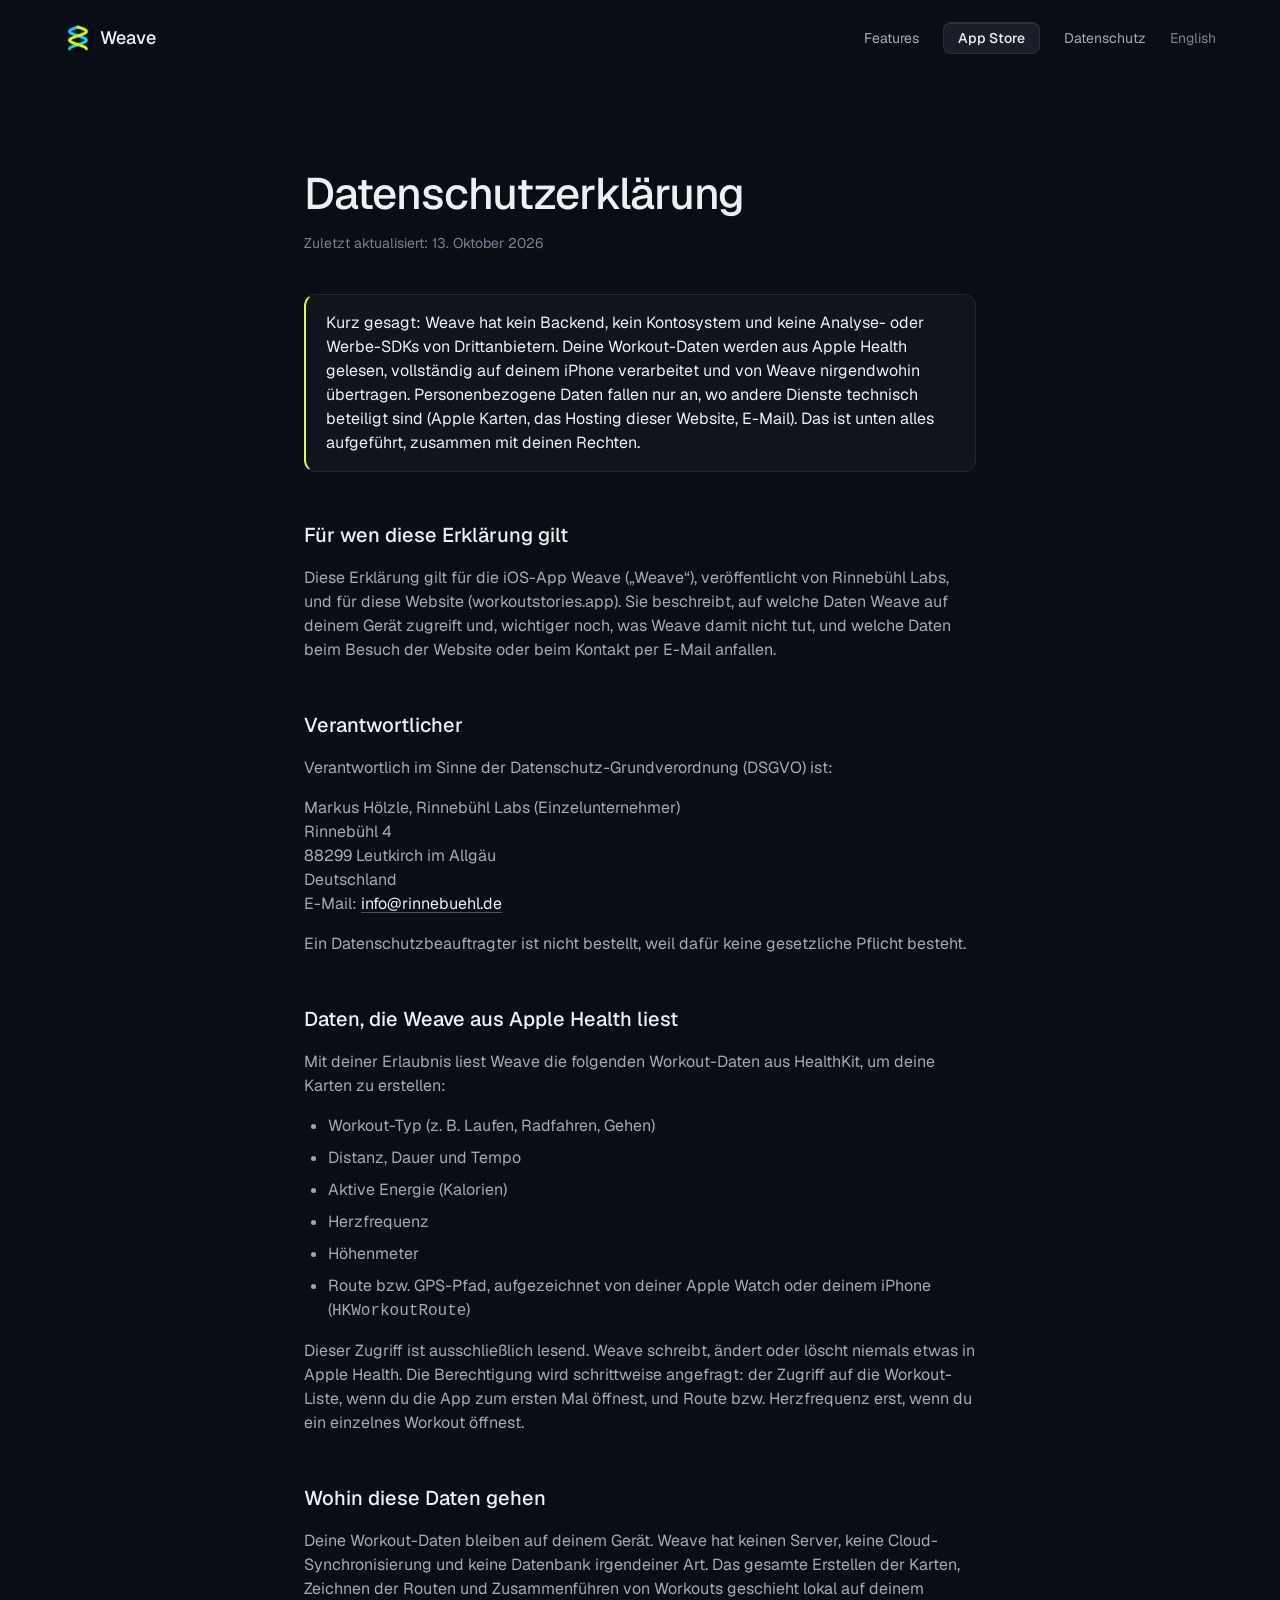
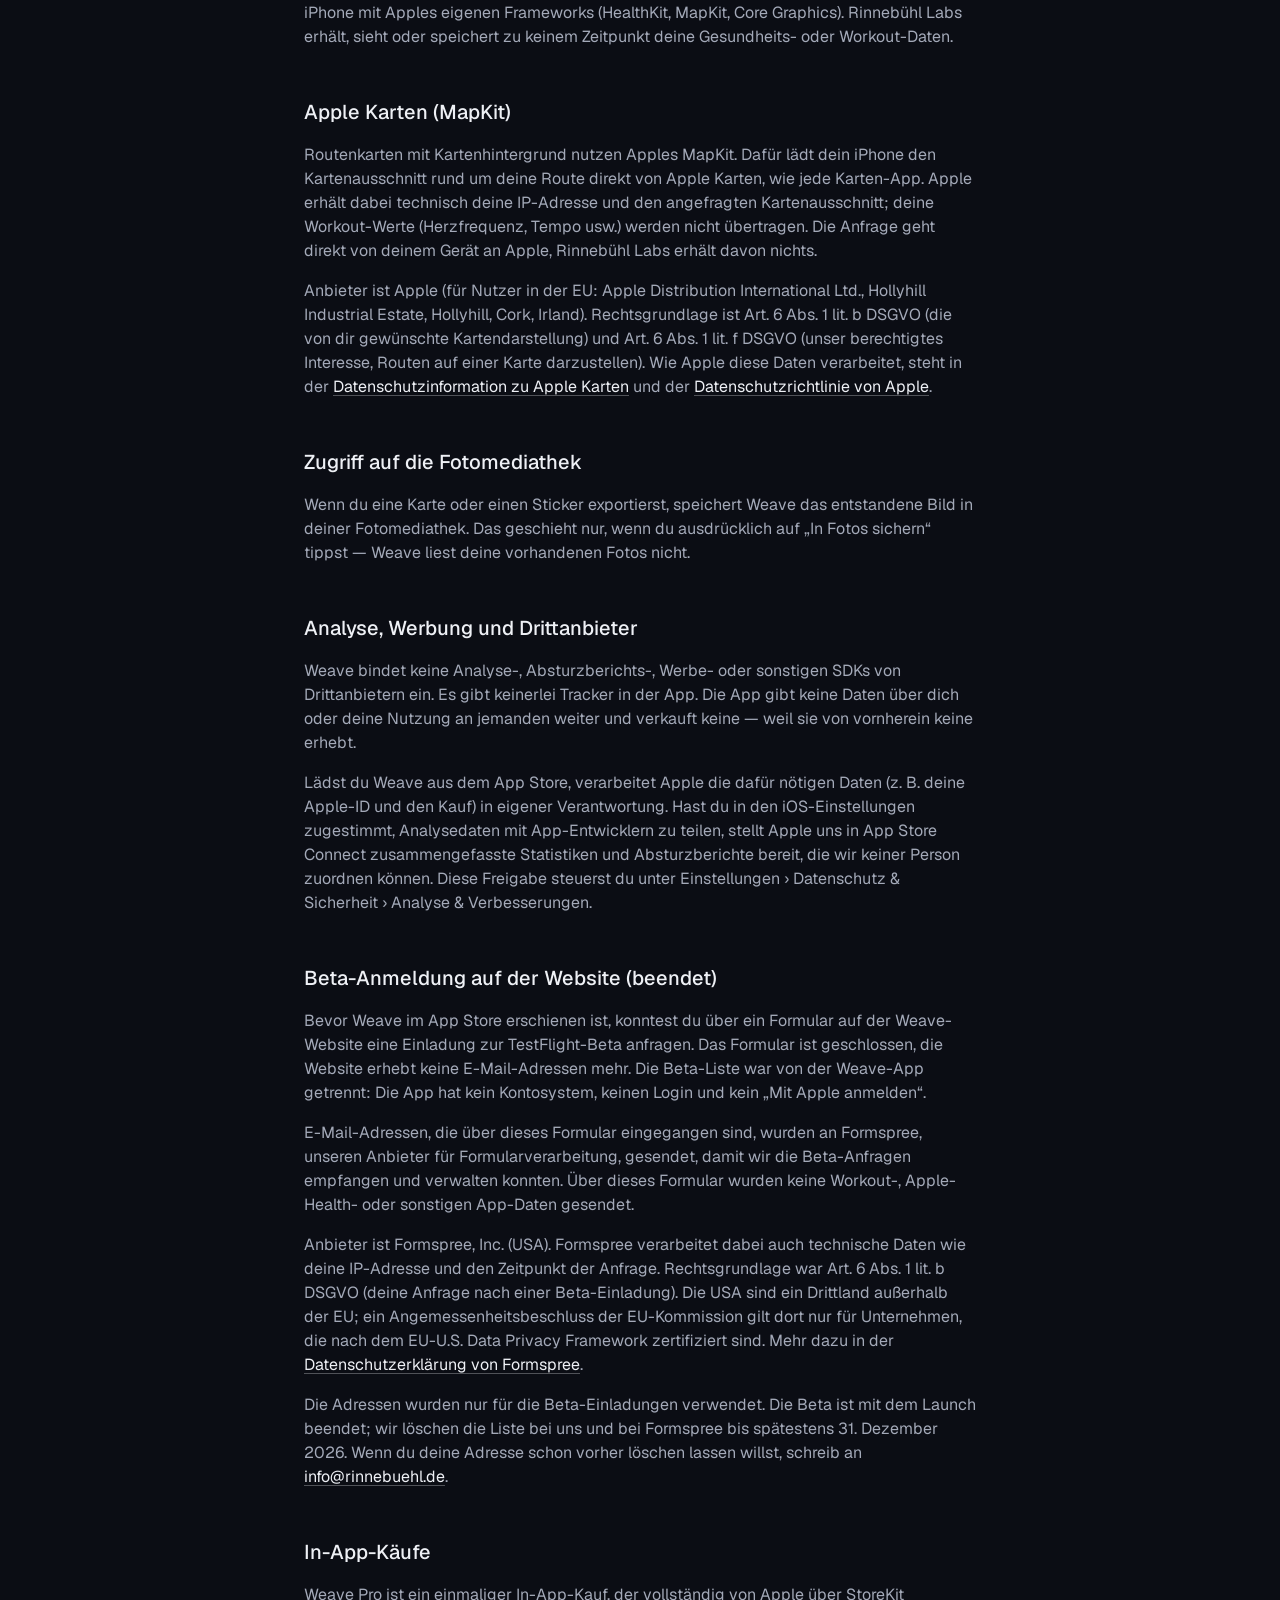
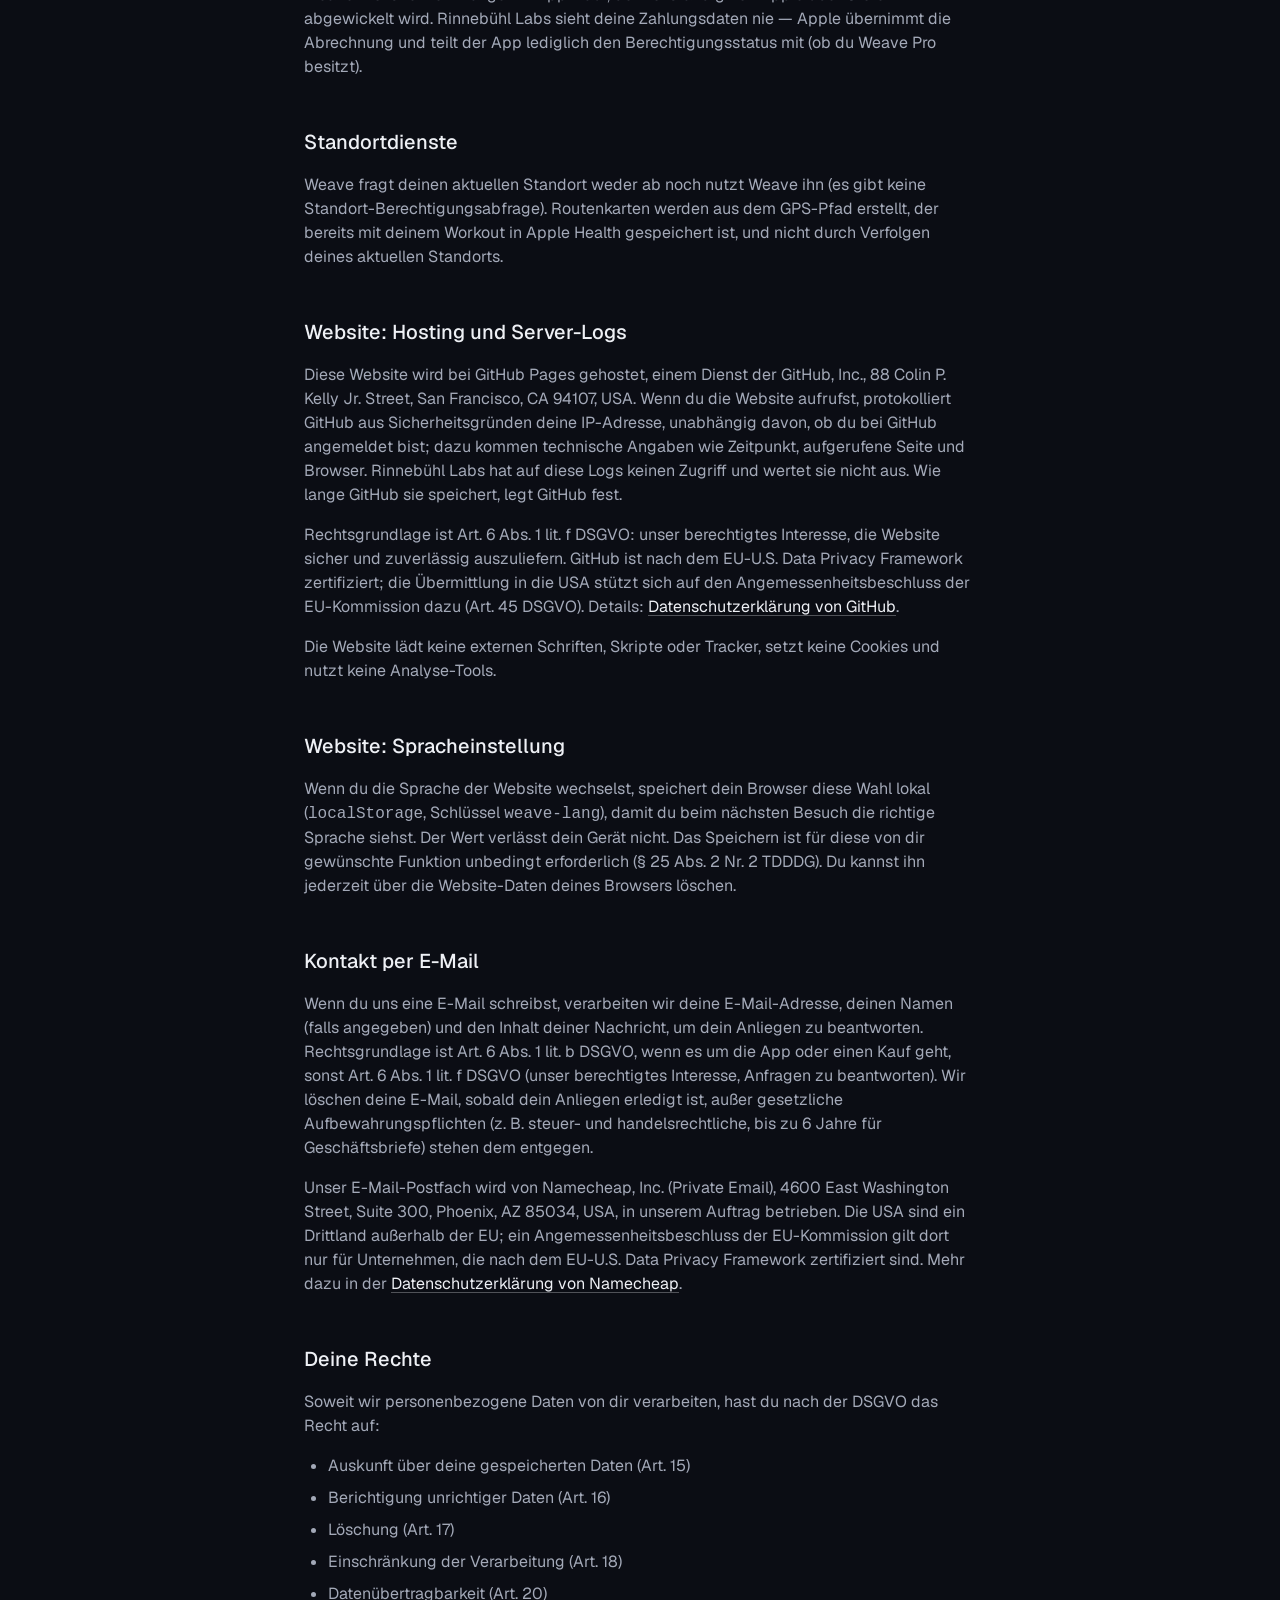
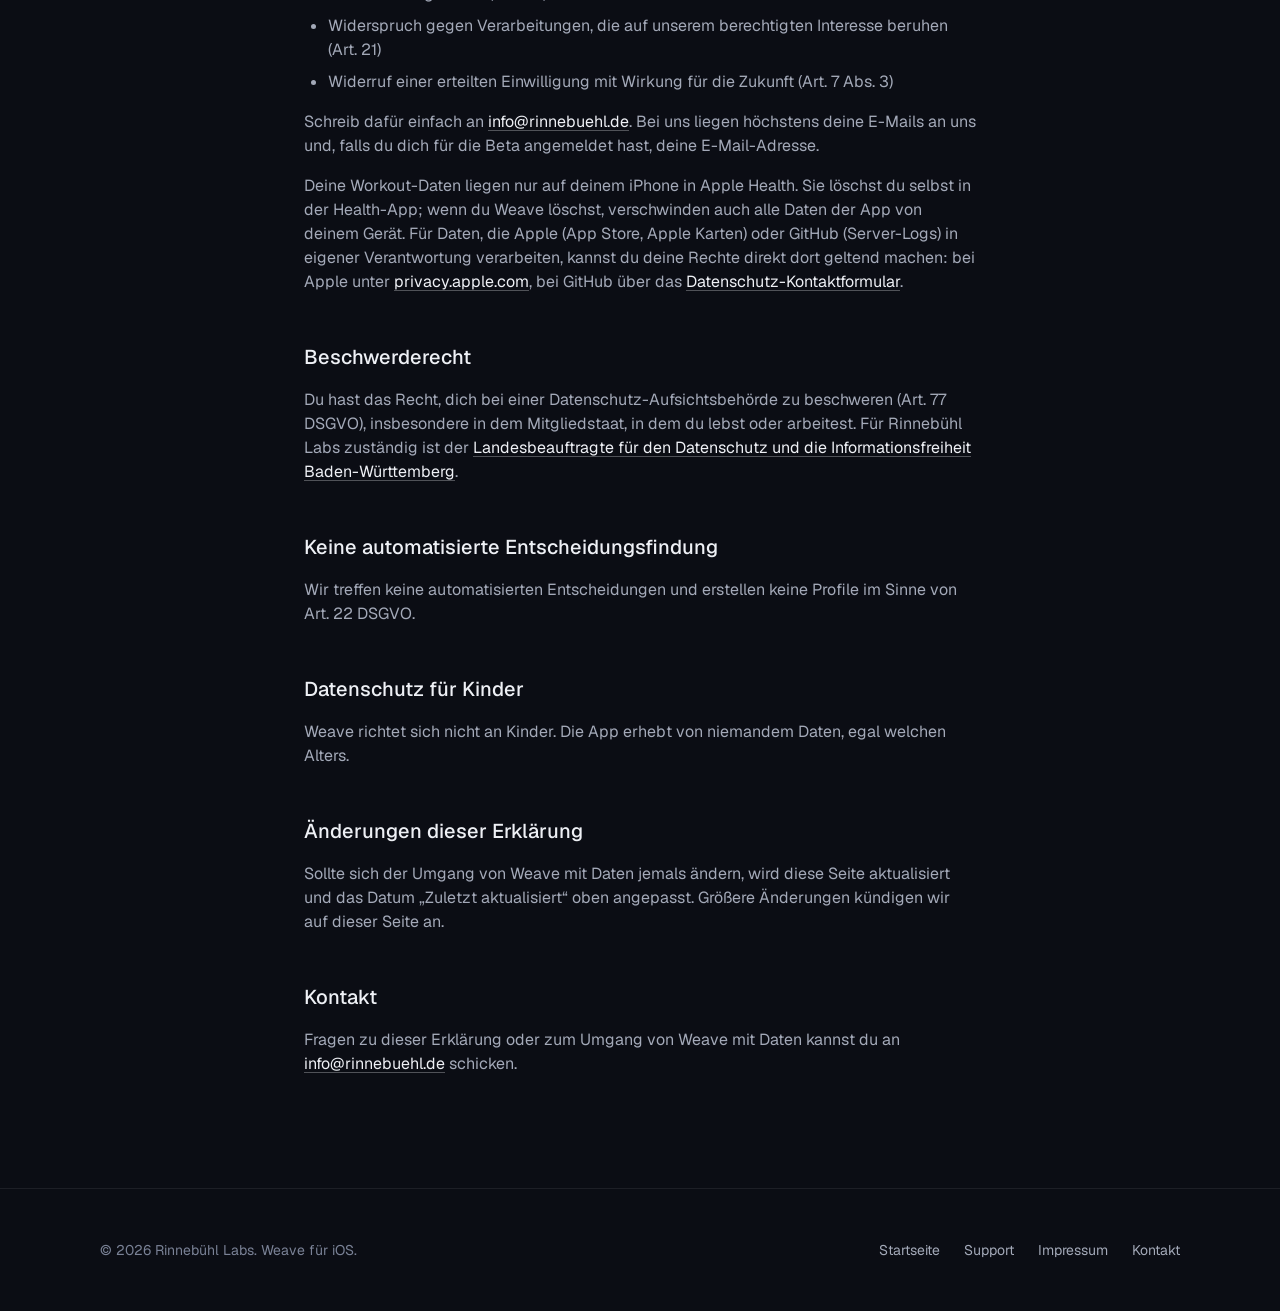
<file: de/privacy.html>
<!DOCTYPE html>
<html lang="de">
<head>
  <meta charset="UTF-8">
  <meta name="viewport" content="width=device-width, initial-scale=1.0">
  <title>Datenschutzerklärung — Weave</title>
  <meta name="description" content="Die Datenschutzerklärung von Weave: Alle Workout-Daten werden auf deinem iPhone verarbeitet. Dazu: wer verantwortlich ist, welche Dienste beteiligt sind und welche Rechte du hast.">
  <link rel="canonical" href="https://workoutstories.app/de/privacy.html">
  <link rel="alternate" hreflang="en" href="https://workoutstories.app/privacy.html">
  <link rel="alternate" hreflang="de" href="https://workoutstories.app/de/privacy.html">
  <link rel="alternate" hreflang="x-default" href="https://workoutstories.app/privacy.html">
  <link rel="icon" href="../assets/favicon-32.png" sizes="32x32">
  <link rel="apple-touch-icon" href="../assets/favicon.png">
  <link rel="preload" href="../assets/fonts/geist-latin-wght-normal.woff2" as="font" type="font/woff2" crossorigin>
  <link rel="stylesheet" href="../styles.css">
  <meta name="theme-color" content="#0b0d14">

  <meta property="og:type" content="website">
  <meta property="og:url" content="https://workoutstories.app/de/privacy.html">
  <meta property="og:site_name" content="Weave">
  <meta property="og:locale" content="de_DE">
  <meta property="og:locale:alternate" content="en_US">
  <meta property="og:title" content="Datenschutzerklärung — Weave">
  <meta property="og:description" content="Die Datenschutzerklärung von Weave: Alle Workout-Daten werden auf deinem iPhone verarbeitet. Dazu: wer verantwortlich ist, welche Dienste beteiligt sind und welche Rechte du hast.">
  <meta property="og:image" content="https://workoutstories.app/assets/og-image.png">
  <meta name="twitter:card" content="summary_large_image">
  <meta name="twitter:title" content="Datenschutzerklärung — Weave">
  <meta name="twitter:description" content="Die Datenschutzerklärung von Weave: Alle Workout-Daten werden auf deinem iPhone verarbeitet. Dazu: wer verantwortlich ist, welche Dienste beteiligt sind und welche Rechte du hast.">
  <meta name="twitter:image" content="https://workoutstories.app/assets/og-image.png">
</head>
<body>

  <nav class="nav">
    <a class="nav-brand" href="./">
      <img src="../assets/logo.png" width="192" height="192" alt="Weave Logo">
      Weave
    </a>
    <div class="nav-links">
      <a href="./#features">Features</a>
      <a href="https://apps.apple.com/de/app/weave-workout-stories/id6798253561">App Store</a>
      <a href="privacy.html">Datenschutz</a>
      <a class="lang-switch" href="../privacy.html" hreflang="en" lang="en" data-set-lang="en">English</a>
    </div>
  </nav>

  <main class="doc">
    <h1>Datenschutzerklärung</h1>
    <p class="updated">Zuletzt aktualisiert: 13. Oktober 2026</p>

    <div class="callout">
      <p>Kurz gesagt: Weave hat kein Backend, kein Kontosystem und keine Analyse- oder Werbe-SDKs von Drittanbietern. Deine Workout-Daten werden aus Apple Health gelesen, vollständig auf deinem iPhone verarbeitet und von Weave nirgendwohin übertragen. Personenbezogene Daten fallen nur an, wo andere Dienste technisch beteiligt sind (Apple Karten, das Hosting dieser Website, E-Mail). Das ist unten alles aufgeführt, zusammen mit deinen Rechten.</p>
    </div>

    <h2>Für wen diese Erklärung gilt</h2>
    <p>Diese Erklärung gilt für die iOS-App Weave („Weave“), veröffentlicht von Rinnebühl Labs, und für diese Website (workoutstories.app). Sie beschreibt, auf welche Daten Weave auf deinem Gerät zugreift und, wichtiger noch, was Weave damit nicht tut, und welche Daten beim Besuch der Website oder beim Kontakt per E-Mail anfallen.</p>

    <h2>Verantwortlicher</h2>
    <p>Verantwortlich im Sinne der Datenschutz-Grundverordnung (DSGVO) ist:</p>
    <p>Markus Hölzle, Rinnebühl Labs (Einzelunternehmer)<br>
      Rinnebühl 4<br>
      88299 Leutkirch im Allgäu<br>
      Deutschland<br>
      E-Mail: <a href="mailto:info@rinnebuehl.de">info@rinnebuehl.de</a></p>
    <p>Ein Datenschutzbeauftragter ist nicht bestellt, weil dafür keine gesetzliche Pflicht besteht.</p>

    <h2>Daten, die Weave aus Apple Health liest</h2>
    <p>Mit deiner Erlaubnis liest Weave die folgenden Workout-Daten aus HealthKit, um deine Karten zu erstellen:</p>
    <ul>
      <li>Workout-Typ (z. B. Laufen, Radfahren, Gehen)</li>
      <li>Distanz, Dauer und Tempo</li>
      <li>Aktive Energie (Kalorien)</li>
      <li>Herzfrequenz</li>
      <li>Höhenmeter</li>
      <li>Route bzw. GPS-Pfad, aufgezeichnet von deiner Apple Watch oder deinem iPhone (<code>HKWorkoutRoute</code>)</li>
    </ul>
    <p>Dieser Zugriff ist ausschließlich lesend. Weave schreibt, ändert oder löscht niemals etwas in Apple Health. Die Berechtigung wird schrittweise angefragt: der Zugriff auf die Workout-Liste, wenn du die App zum ersten Mal öffnest, und Route bzw. Herzfrequenz erst, wenn du ein einzelnes Workout öffnest.</p>

    <h2>Wohin diese Daten gehen</h2>
    <p>Deine Workout-Daten bleiben auf deinem Gerät. Weave hat keinen Server, keine Cloud-Synchronisierung und keine Datenbank irgendeiner Art. Das gesamte Erstellen der Karten, Zeichnen der Routen und Zusammenführen von Workouts geschieht lokal auf deinem iPhone mit Apples eigenen Frameworks (HealthKit, MapKit, Core Graphics). Rinnebühl Labs erhält, sieht oder speichert zu keinem Zeitpunkt deine Gesundheits- oder Workout-Daten.</p>

    <h2>Apple Karten (MapKit)</h2>
    <p>Routenkarten mit Kartenhintergrund nutzen Apples MapKit. Dafür lädt dein iPhone den Kartenausschnitt rund um deine Route direkt von Apple Karten, wie jede Karten-App. Apple erhält dabei technisch deine IP-Adresse und den angefragten Kartenausschnitt; deine Workout-Werte (Herzfrequenz, Tempo usw.) werden nicht übertragen. Die Anfrage geht direkt von deinem Gerät an Apple, Rinnebühl Labs erhält davon nichts.</p>
    <p>Anbieter ist Apple (für Nutzer in der EU: Apple Distribution International Ltd., Hollyhill Industrial Estate, Hollyhill, Cork, Irland). Rechtsgrundlage ist Art. 6 Abs. 1 lit. b DSGVO (die von dir gewünschte Kartendarstellung) und Art. 6 Abs. 1 lit. f DSGVO (unser berechtigtes Interesse, Routen auf einer Karte darzustellen). Wie Apple diese Daten verarbeitet, steht in der <a href="https://www.apple.com/de/legal/privacy/data/de/apple-maps/">Datenschutzinformation zu Apple Karten</a> und der <a href="https://www.apple.com/de/legal/privacy/de-ww/">Datenschutzrichtlinie von Apple</a>.</p>

    <h2>Zugriff auf die Fotomediathek</h2>
    <p>Wenn du eine Karte oder einen Sticker exportierst, speichert Weave das entstandene Bild in deiner Fotomediathek. Das geschieht nur, wenn du ausdrücklich auf „In Fotos sichern“ tippst — Weave liest deine vorhandenen Fotos nicht.</p>

    <h2>Analyse, Werbung und Drittanbieter</h2>
    <p>Weave bindet keine Analyse-, Absturzberichts-, Werbe- oder sonstigen SDKs von Drittanbietern ein. Es gibt keinerlei Tracker in der App. Die App gibt keine Daten über dich oder deine Nutzung an jemanden weiter und verkauft keine — weil sie von vornherein keine erhebt.</p>
    <p>Lädst du Weave aus dem App Store, verarbeitet Apple die dafür nötigen Daten (z. B. deine Apple-ID und den Kauf) in eigener Verantwortung. Hast du in den iOS-Einstellungen zugestimmt, Analysedaten mit App-Entwicklern zu teilen, stellt Apple uns in App Store Connect zusammengefasste Statistiken und Absturzberichte bereit, die wir keiner Person zuordnen können. Diese Freigabe steuerst du unter Einstellungen › Datenschutz &amp; Sicherheit › Analyse &amp; Verbesserungen.</p>

    <h2>Beta-Anmeldung auf der Website (beendet)</h2>
    <p>Bevor Weave im App Store erschienen ist, konntest du über ein Formular auf der Weave-Website eine Einladung zur TestFlight-Beta anfragen. Das Formular ist geschlossen, die Website erhebt keine E-Mail-Adressen mehr. Die Beta-Liste war von der Weave-App getrennt: Die App hat kein Kontosystem, keinen Login und kein „Mit Apple anmelden“.</p>
    <p>E-Mail-Adressen, die über dieses Formular eingegangen sind, wurden an Formspree, unseren Anbieter für Formularverarbeitung, gesendet, damit wir die Beta-Anfragen empfangen und verwalten konnten. Über dieses Formular wurden keine Workout-, Apple-Health- oder sonstigen App-Daten gesendet.</p>
    <p>Anbieter ist Formspree, Inc. (USA). Formspree verarbeitet dabei auch technische Daten wie deine IP-Adresse und den Zeitpunkt der Anfrage. Rechtsgrundlage war Art. 6 Abs. 1 lit. b DSGVO (deine Anfrage nach einer Beta-Einladung). Die USA sind ein Drittland außerhalb der EU; ein Angemessenheitsbeschluss der EU-Kommission gilt dort nur für Unternehmen, die nach dem EU-U.S. Data Privacy Framework zertifiziert sind. Mehr dazu in der <a href="https://formspree.io/legal/privacy-policy">Datenschutzerklärung von Formspree</a>.</p>
    <p>Die Adressen wurden nur für die Beta-Einladungen verwendet. Die Beta ist mit dem Launch beendet; wir löschen die Liste bei uns und bei Formspree bis spätestens 31. Dezember 2026. Wenn du deine Adresse schon vorher löschen lassen willst, schreib an <a href="mailto:info@rinnebuehl.de">info@rinnebuehl.de</a>.</p>

    <h2>In-App-Käufe</h2>
    <p>Weave Pro ist ein einmaliger In-App-Kauf, der vollständig von Apple über StoreKit abgewickelt wird. Rinnebühl Labs sieht deine Zahlungsdaten nie — Apple übernimmt die Abrechnung und teilt der App lediglich den Berechtigungsstatus mit (ob du Weave Pro besitzt).</p>

    <h2>Standortdienste</h2>
    <p>Weave fragt deinen aktuellen Standort weder ab noch nutzt Weave ihn (es gibt keine Standort-Berechtigungsabfrage). Routenkarten werden aus dem GPS-Pfad erstellt, der bereits mit deinem Workout in Apple Health gespeichert ist, und nicht durch Verfolgen deines aktuellen Standorts.</p>

    <h2>Website: Hosting und Server-Logs</h2>
    <p>Diese Website wird bei GitHub Pages gehostet, einem Dienst der GitHub, Inc., 88 Colin P. Kelly Jr. Street, San Francisco, CA 94107, USA. Wenn du die Website aufrufst, protokolliert GitHub aus Sicherheitsgründen deine IP-Adresse, unabhängig davon, ob du bei GitHub angemeldet bist; dazu kommen technische Angaben wie Zeitpunkt, aufgerufene Seite und Browser. Rinnebühl Labs hat auf diese Logs keinen Zugriff und wertet sie nicht aus. Wie lange GitHub sie speichert, legt GitHub fest.</p>
    <p>Rechtsgrundlage ist Art. 6 Abs. 1 lit. f DSGVO: unser berechtigtes Interesse, die Website sicher und zuverlässig auszuliefern. GitHub ist nach dem EU-U.S. Data Privacy Framework zertifiziert; die Übermittlung in die USA stützt sich auf den Angemessenheitsbeschluss der EU-Kommission dazu (Art. 45 DSGVO). Details: <a href="https://docs.github.com/de/site-policy/privacy-policies/github-general-privacy-statement">Datenschutzerklärung von GitHub</a>.</p>
    <p>Die Website lädt keine externen Schriften, Skripte oder Tracker, setzt keine Cookies und nutzt keine Analyse-Tools.</p>

    <h2>Website: Spracheinstellung</h2>
    <p>Wenn du die Sprache der Website wechselst, speichert dein Browser diese Wahl lokal (<code>localStorage</code>, Schlüssel <code>weave-lang</code>), damit du beim nächsten Besuch die richtige Sprache siehst. Der Wert verlässt dein Gerät nicht. Das Speichern ist für diese von dir gewünschte Funktion unbedingt erforderlich (§ 25 Abs. 2 Nr. 2 TDDDG). Du kannst ihn jederzeit über die Website-Daten deines Browsers löschen.</p>

    <h2>Kontakt per E-Mail</h2>
    <p>Wenn du uns eine E-Mail schreibst, verarbeiten wir deine E-Mail-Adresse, deinen Namen (falls angegeben) und den Inhalt deiner Nachricht, um dein Anliegen zu beantworten. Rechtsgrundlage ist Art. 6 Abs. 1 lit. b DSGVO, wenn es um die App oder einen Kauf geht, sonst Art. 6 Abs. 1 lit. f DSGVO (unser berechtigtes Interesse, Anfragen zu beantworten). Wir löschen deine E-Mail, sobald dein Anliegen erledigt ist, außer gesetzliche Aufbewahrungspflichten (z. B. steuer- und handelsrechtliche, bis zu 6 Jahre für Geschäftsbriefe) stehen dem entgegen.</p>
    <p>Unser E-Mail-Postfach wird von Namecheap, Inc. (Private Email), 4600 East Washington Street, Suite 300, Phoenix, AZ 85034, USA, in unserem Auftrag betrieben. Die USA sind ein Drittland außerhalb der EU; ein Angemessenheitsbeschluss der EU-Kommission gilt dort nur für Unternehmen, die nach dem EU-U.S. Data Privacy Framework zertifiziert sind. Mehr dazu in der <a href="https://www.namecheap.com/legal/general/privacy-policy/">Datenschutzerklärung von Namecheap</a>.</p>

    <h2>Deine Rechte</h2>
    <p>Soweit wir personenbezogene Daten von dir verarbeiten, hast du nach der DSGVO das Recht auf:</p>
    <ul>
      <li>Auskunft über deine gespeicherten Daten (Art. 15)</li>
      <li>Berichtigung unrichtiger Daten (Art. 16)</li>
      <li>Löschung (Art. 17)</li>
      <li>Einschränkung der Verarbeitung (Art. 18)</li>
      <li>Datenübertragbarkeit (Art. 20)</li>
      <li>Widerspruch gegen Verarbeitungen, die auf unserem berechtigten Interesse beruhen (Art. 21)</li>
      <li>Widerruf einer erteilten Einwilligung mit Wirkung für die Zukunft (Art. 7 Abs. 3)</li>
    </ul>
    <p>Schreib dafür einfach an <a href="mailto:info@rinnebuehl.de">info@rinnebuehl.de</a>. Bei uns liegen höchstens deine E-Mails an uns und, falls du dich für die Beta angemeldet hast, deine E-Mail-Adresse.</p>
    <p>Deine Workout-Daten liegen nur auf deinem iPhone in Apple Health. Sie löschst du selbst in der Health-App; wenn du Weave löschst, verschwinden auch alle Daten der App von deinem Gerät. Für Daten, die Apple (App Store, Apple Karten) oder GitHub (Server-Logs) in eigener Verantwortung verarbeiten, kannst du deine Rechte direkt dort geltend machen: bei Apple unter <a href="https://privacy.apple.com/">privacy.apple.com</a>, bei GitHub über das <a href="https://support.github.com/contact/privacy">Datenschutz-Kontaktformular</a>.</p>

    <h2>Beschwerderecht</h2>
    <p>Du hast das Recht, dich bei einer Datenschutz-Aufsichtsbehörde zu beschweren (Art. 77 DSGVO), insbesondere in dem Mitgliedstaat, in dem du lebst oder arbeitest. Für Rinnebühl Labs zuständig ist der <a href="https://www.baden-wuerttemberg.datenschutz.de/">Landesbeauftragte für den Datenschutz und die Informationsfreiheit Baden-Württemberg</a>.</p>

    <h2>Keine automatisierte Entscheidungsfindung</h2>
    <p>Wir treffen keine automatisierten Entscheidungen und erstellen keine Profile im Sinne von Art. 22 DSGVO.</p>

    <h2>Datenschutz für Kinder</h2>
    <p>Weave richtet sich nicht an Kinder. Die App erhebt von niemandem Daten, egal welchen Alters.</p>

    <h2>Änderungen dieser Erklärung</h2>
    <p>Sollte sich der Umgang von Weave mit Daten jemals ändern, wird diese Seite aktualisiert und das Datum „Zuletzt aktualisiert“ oben angepasst. Größere Änderungen kündigen wir auf dieser Seite an.</p>

    <h2>Kontakt</h2>
    <p>Fragen zu dieser Erklärung oder zum Umgang von Weave mit Daten kannst du an <a href="mailto:info@rinnebuehl.de">info@rinnebuehl.de</a> schicken.</p>
  </main>

  <footer>
    <div class="footer-inner">
      <span>© 2026 Rinnebühl Labs. Weave für iOS.</span>
      <div class="footer-links">
        <a href="./">Startseite</a>
        <a href="support.html">Support</a>
        <a href="impressum.html">Impressum</a>
        <a href="mailto:info@rinnebuehl.de">Kontakt</a>
      </div>
    </div>
  </footer>

  <script src="../script.js" defer></script>
</body>
</html>
</file>
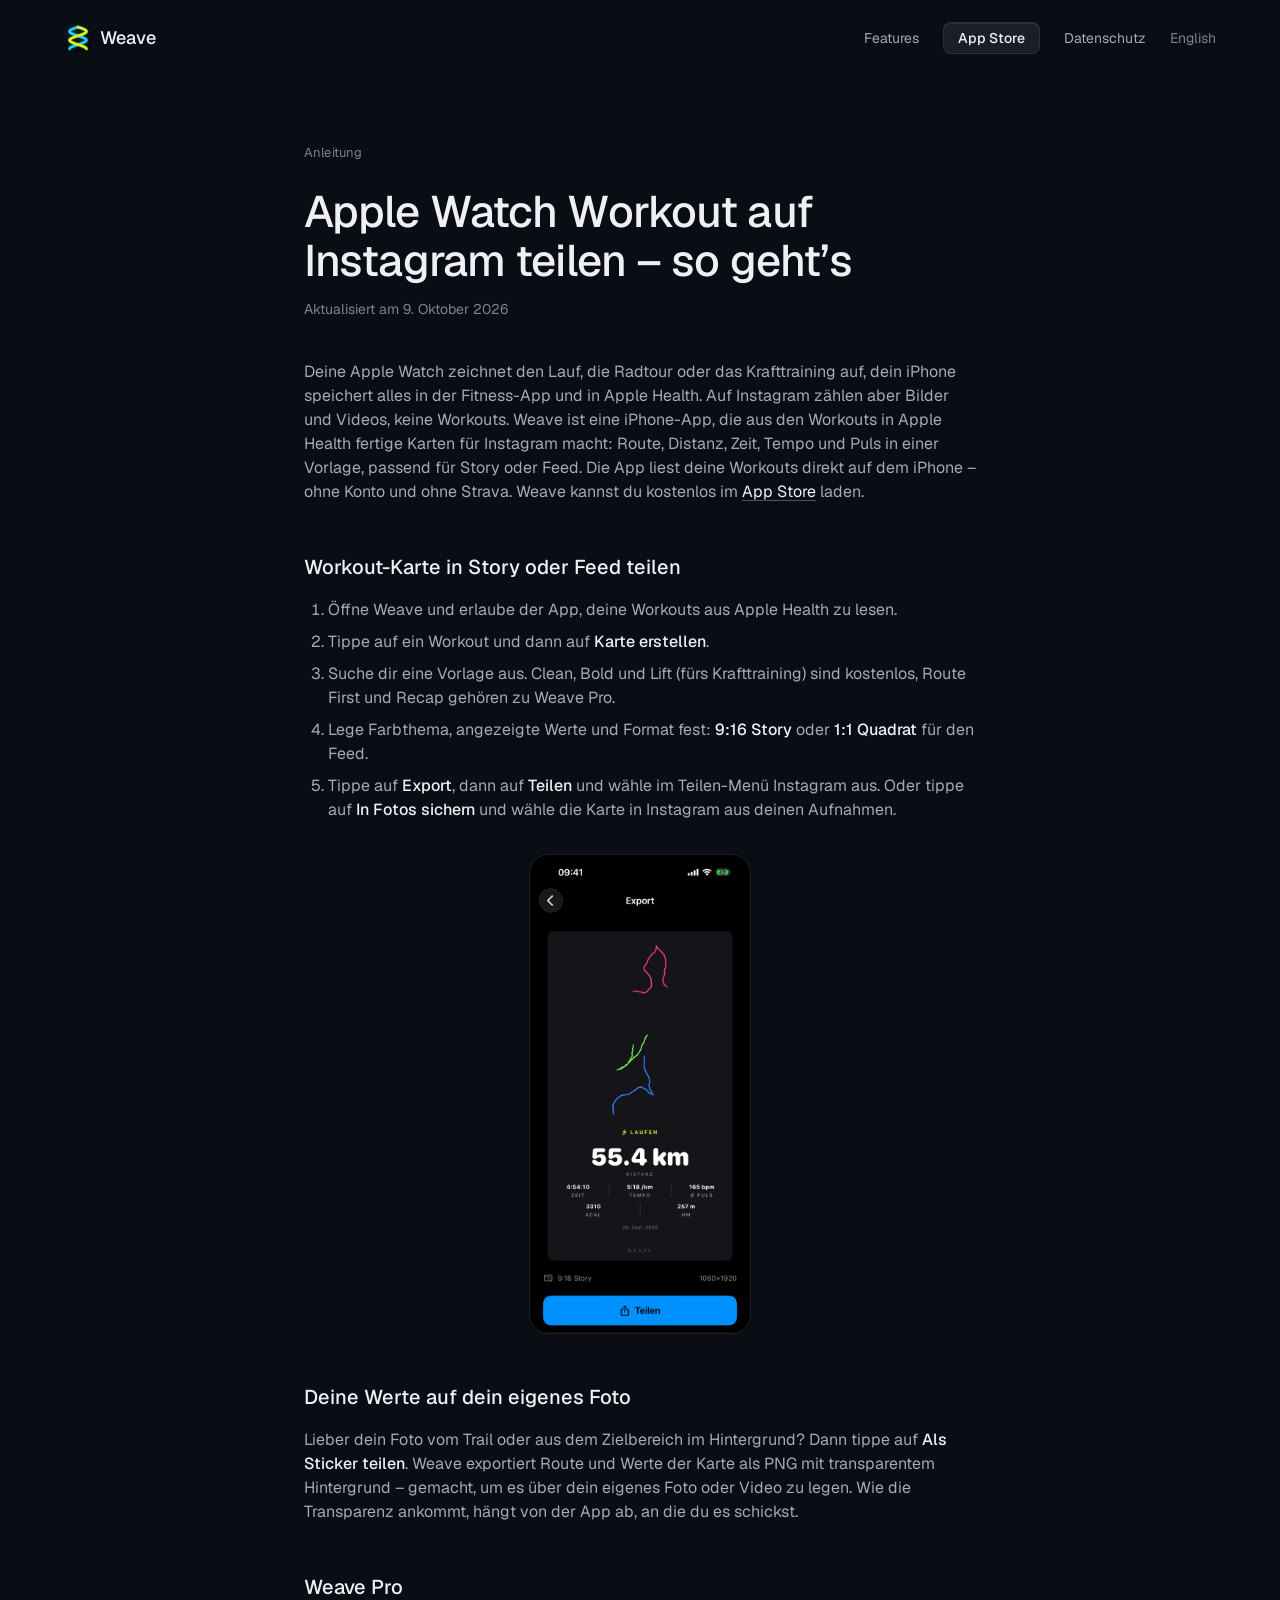
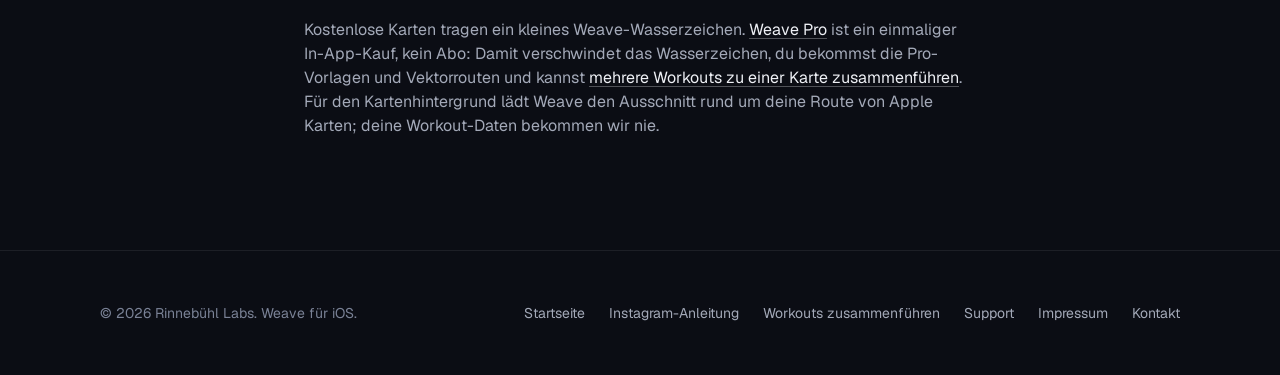
<file: de/share-workout-instagram.html>
<!DOCTYPE html>
<html lang="de">
<head>
  <meta charset="UTF-8">
  <meta name="viewport" content="width=device-width, initial-scale=1.0">
  <meta name="apple-itunes-app" content="app-id=6798253561">
  <title>Apple Watch Workout auf Instagram teilen: So geht’s — Weave</title>
  <meta name="description" content="Teile dein Apple Watch Workout auf Instagram als gestaltete Karte mit Route, Distanz, Tempo und Puls, passend für Story oder Feed – gemacht mit Weave.">
  <link rel="canonical" href="https://workoutstories.app/de/share-workout-instagram.html">
  <link rel="alternate" hreflang="en" href="https://workoutstories.app/share-workout-instagram.html">
  <link rel="alternate" hreflang="de" href="https://workoutstories.app/de/share-workout-instagram.html">
  <link rel="alternate" hreflang="x-default" href="https://workoutstories.app/share-workout-instagram.html">
  <link rel="icon" href="../assets/favicon-32.png" sizes="32x32">
  <link rel="apple-touch-icon" href="../assets/favicon.png">
  <link rel="preload" href="../assets/fonts/geist-latin-wght-normal.woff2" as="font" type="font/woff2" crossorigin>
  <link rel="stylesheet" href="../styles.css">
  <meta name="theme-color" content="#0b0d14">

  <meta property="og:type" content="article">
  <meta property="og:url" content="https://workoutstories.app/de/share-workout-instagram.html">
  <meta property="og:site_name" content="Weave">
  <meta property="og:locale" content="de_DE">
  <meta property="og:locale:alternate" content="en_US">
  <meta property="og:title" content="Apple Watch Workout auf Instagram teilen: So geht’s — Weave">
  <meta property="og:description" content="Teile dein Apple Watch Workout auf Instagram als gestaltete Karte mit Route, Distanz, Tempo und Puls, passend für Story oder Feed – gemacht mit Weave.">
  <meta property="og:image" content="https://workoutstories.app/assets/og-image.png">
  <meta name="twitter:card" content="summary_large_image">
  <meta name="twitter:title" content="Apple Watch Workout auf Instagram teilen: So geht’s — Weave">
  <meta name="twitter:description" content="Teile dein Apple Watch Workout auf Instagram als gestaltete Karte mit Route, Distanz, Tempo und Puls, passend für Story oder Feed – gemacht mit Weave.">
  <meta name="twitter:image" content="https://workoutstories.app/assets/og-image.png">
</head>
<body>

  <nav class="nav">
    <a class="nav-brand" href="./">
      <img src="../assets/logo.png" width="192" height="192" alt="Weave Logo">
      Weave
    </a>
    <div class="nav-links">
      <a href="./#features">Features</a>
      <a href="https://apps.apple.com/de/app/weave-workout-stories/id6798253561">App Store</a>
      <a href="privacy.html">Datenschutz</a>
      <a class="lang-switch" href="../share-workout-instagram.html" hreflang="en" lang="en" data-set-lang="en">English</a>
    </div>
  </nav>

  <main class="doc guide">
    <span class="eyebrow">Anleitung</span>
    <h1>Apple Watch Workout auf Instagram teilen – so geht’s</h1>
    <p class="updated">Aktualisiert am 9. Oktober 2026</p>

    <p>Deine Apple Watch zeichnet den Lauf, die Radtour oder das Krafttraining auf, dein iPhone speichert alles in der Fitness-App und in Apple Health. Auf Instagram zählen aber Bilder und Videos, keine Workouts. Weave ist eine iPhone-App, die aus den Workouts in Apple Health fertige Karten für Instagram macht: Route, Distanz, Zeit, Tempo und Puls in einer Vorlage, passend für Story oder Feed. Die App liest deine Workouts direkt auf dem iPhone – ohne Konto und ohne Strava. Weave kannst du kostenlos im <a href="https://apps.apple.com/de/app/weave-workout-stories/id6798253561">App Store</a> laden.</p>

    <section>
      <h2>Workout-Karte in Story oder Feed teilen</h2>
      <ol>
        <li>Öffne Weave und erlaube der App, deine Workouts aus Apple Health zu lesen.</li>
        <li>Tippe auf ein Workout und dann auf <strong>Karte erstellen</strong>.</li>
        <li>Suche dir eine Vorlage aus. Clean, Bold und Lift (fürs Krafttraining) sind kostenlos, Route First und Recap gehören zu Weave Pro.</li>
        <li>Lege Farbthema, angezeigte Werte und Format fest: <strong>9:16 Story</strong> oder <strong>1:1 Quadrat</strong> für den Feed.</li>
        <li>Tippe auf <strong>Export</strong>, dann auf <strong>Teilen</strong> und wähle im Teilen-Menü Instagram aus. Oder tippe auf <strong>In Fotos sichern</strong> und wähle die Karte in Instagram aus deinen Aufnahmen.</li>
      </ol>
      <picture class="guide-shot">
        <source srcset="../assets/screenshots/de/screen-4.webp" type="image/webp">
        <img src="../assets/screenshots/de/screen-4.png" width="600" height="1301" loading="lazy" decoding="async" alt="Weave Export-Ansicht mit einer 9:16-Story-Karte von drei Läufen und dem Teilen-Knopf">
      </picture>
    </section>

    <section>
      <h2>Deine Werte auf dein eigenes Foto</h2>
      <p>Lieber dein Foto vom Trail oder aus dem Zielbereich im Hintergrund? Dann tippe auf <strong>Als Sticker teilen</strong>. Weave exportiert Route und Werte der Karte als PNG mit transparentem Hintergrund – gemacht, um es über dein eigenes Foto oder Video zu legen. Wie die Transparenz ankommt, hängt von der App ab, an die du es schickst.</p>
    </section>

    <section>
      <h2>Weave Pro</h2>
      <p>Kostenlose Karten tragen ein kleines Weave-Wasserzeichen. <a href="./#pro">Weave Pro</a> ist ein einmaliger In-App-Kauf, kein Abo: Damit verschwindet das Wasserzeichen, du bekommst die Pro-Vorlagen und Vektorrouten und kannst <a href="merge-workouts.html">mehrere Workouts zu einer Karte zusammenführen</a>. Für den Kartenhintergrund lädt Weave den Ausschnitt rund um deine Route von Apple Karten; deine Workout-Daten bekommen wir nie.</p>
    </section>
  </main>

  <footer>
    <div class="footer-inner">
      <span>© 2026 Rinnebühl Labs. Weave für iOS.</span>
      <div class="footer-links">
        <a href="./">Startseite</a>
        <a href="share-workout-instagram.html">Instagram-Anleitung</a>
        <a href="merge-workouts.html">Workouts zusammenführen</a>
        <a href="support.html">Support</a>
        <a href="impressum.html">Impressum</a>
        <a href="mailto:info@rinnebuehl.de">Kontakt</a>
      </div>
    </div>
  </footer>

  <script src="../script.js" defer></script>
</body>
</html>
</file>
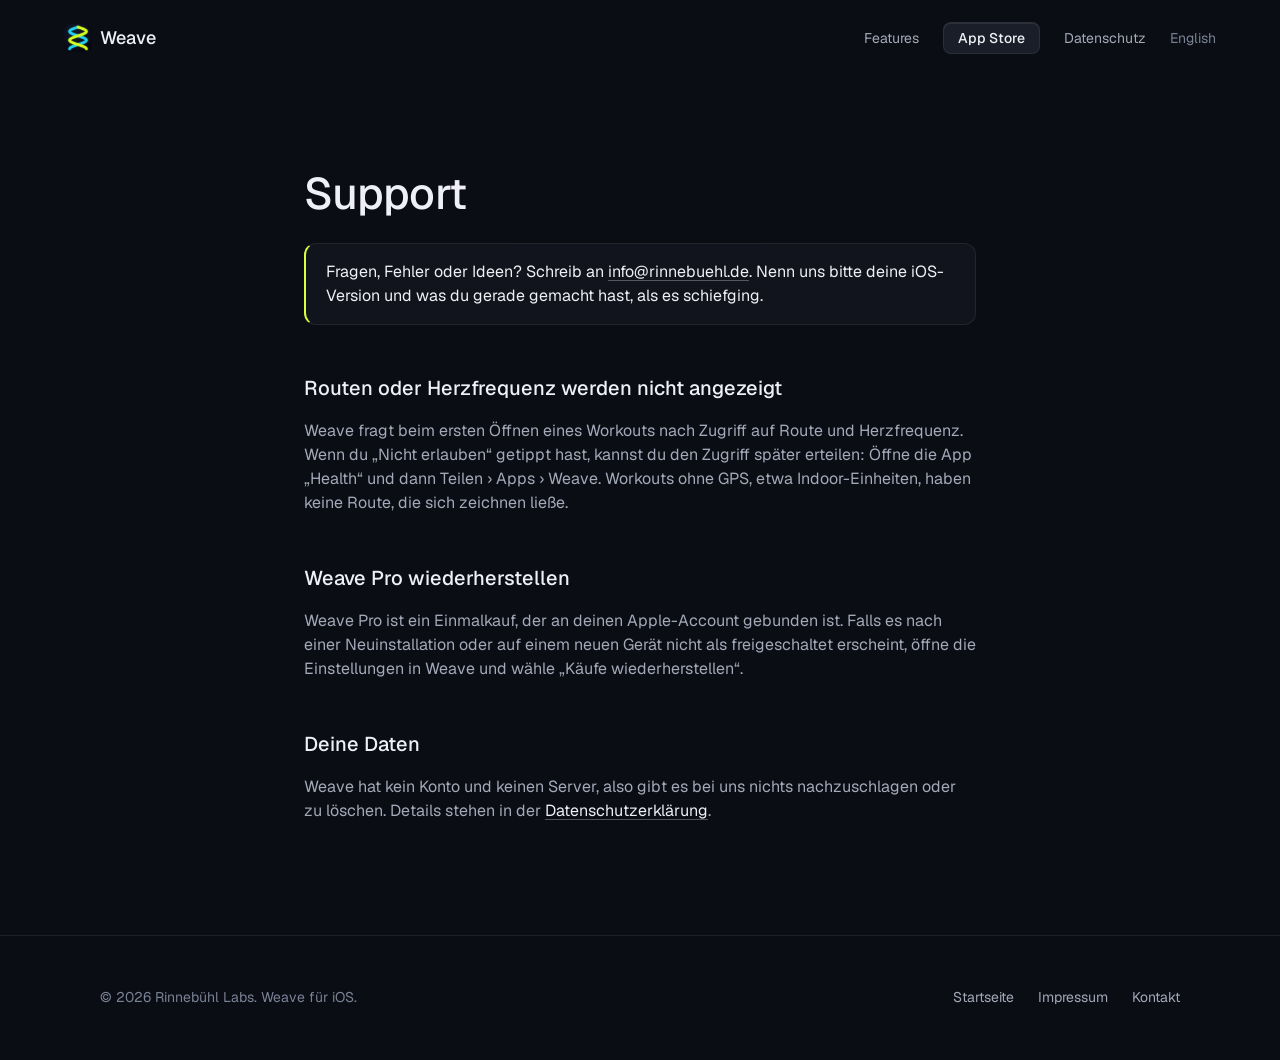
<file: de/support.html>
<!DOCTYPE html>
<html lang="de">
<head>
  <meta charset="UTF-8">
  <meta name="viewport" content="width=device-width, initial-scale=1.0">
  <meta name="apple-itunes-app" content="app-id=6798253561">
  <title>Support — Weave</title>
  <meta name="description" content="Hilfe zu Weave: Kontakt zu Rinnebühl Labs und schnelle Lösungen für häufige Fragen.">
  <link rel="canonical" href="https://workoutstories.app/de/support.html">
  <link rel="alternate" hreflang="en" href="https://workoutstories.app/support.html">
  <link rel="alternate" hreflang="de" href="https://workoutstories.app/de/support.html">
  <link rel="alternate" hreflang="x-default" href="https://workoutstories.app/support.html">
  <link rel="icon" href="../assets/favicon-32.png" sizes="32x32">
  <link rel="apple-touch-icon" href="../assets/favicon.png">
  <link rel="preload" href="../assets/fonts/geist-latin-wght-normal.woff2" as="font" type="font/woff2" crossorigin>
  <link rel="stylesheet" href="../styles.css">
  <meta name="theme-color" content="#0b0d14">
</head>
<body>

  <nav class="nav">
    <a class="nav-brand" href="./">
      <img src="../assets/logo.png" width="192" height="192" alt="Weave Logo">
      Weave
    </a>
    <div class="nav-links">
      <a href="./#features">Features</a>
      <a href="https://apps.apple.com/de/app/weave-workout-stories/id6798253561">App Store</a>
      <a href="privacy.html">Datenschutz</a>
      <a class="lang-switch" href="../support.html" hreflang="en" lang="en" data-set-lang="en">English</a>
    </div>
  </nav>

  <main class="doc">
    <h1>Support</h1>

    <div class="callout">
      <p>Fragen, Fehler oder Ideen? Schreib an <a href="mailto:info@rinnebuehl.de">info@rinnebuehl.de</a>. Nenn uns bitte deine iOS-Version und was du gerade gemacht hast, als es schiefging.</p>
    </div>

    <h2>Routen oder Herzfrequenz werden nicht angezeigt</h2>
    <p>Weave fragt beim ersten Öffnen eines Workouts nach Zugriff auf Route und Herzfrequenz. Wenn du „Nicht erlauben“ getippt hast, kannst du den Zugriff später erteilen: Öffne die App „Health“ und dann Teilen › Apps › Weave. Workouts ohne GPS, etwa Indoor-Einheiten, haben keine Route, die sich zeichnen ließe.</p>

    <h2>Weave Pro wiederherstellen</h2>
    <p>Weave Pro ist ein Einmalkauf, der an deinen Apple-Account gebunden ist. Falls es nach einer Neuinstallation oder auf einem neuen Gerät nicht als freigeschaltet erscheint, öffne die Einstellungen in Weave und wähle „Käufe wiederherstellen“.</p>

    <h2>Deine Daten</h2>
    <p>Weave hat kein Konto und keinen Server, also gibt es bei uns nichts nachzuschlagen oder zu löschen. Details stehen in der <a href="privacy.html">Datenschutzerklärung</a>.</p>
  </main>

  <footer>
    <div class="footer-inner">
      <span>© 2026 Rinnebühl Labs. Weave für iOS.</span>
      <div class="footer-links">
        <a href="./">Startseite</a>
        <a href="impressum.html">Impressum</a>
        <a href="mailto:info@rinnebuehl.de">Kontakt</a>
      </div>
    </div>
  </footer>

  <script src="../script.js" defer></script>
</body>
</html>
</file>
<file: styles.css>
/* Geist, self-hosted (SIL OFL 1.1, see assets/fonts/OFL.txt). No third-party font requests. */
@font-face {
  font-family: "Geist";
  src: url("assets/fonts/geist-latin-wght-normal.woff2") format("woff2");
  font-weight: 100 900;
  font-style: normal;
  font-display: swap;
}

:root {
  /* Ink ramp: night-run neutrals, tinted very slightly cool */
  --bg: #0b0d14;
  --bg-deep: #07080d;
  --bg-card: #11141c;
  --bg-raised: #1a1e28;
  --border: rgba(238, 240, 245, 0.08);
  --text: #eef0f5;
  --text-dim: #a3a9b8;
  --text-muted: #7a8296;
  /* One accent, from the app's own Night Run colour. Dark text sits on it (about 16:1). */
  --accent: #d7ff3d;
  --max-width: 1080px;
  --ease: cubic-bezier(0.22, 1, 0.36, 1);
  --route: url("data:image/svg+xml,%3Csvg xmlns='http://www.w3.org/2000/svg' width='28' height='10' viewBox='0 0 28 10' fill='none'%3E%3Cpath d='M1 8 C6 8 6 2 11 2 S16 8 21 8' stroke='%23d7ff3d' stroke-width='1.5' stroke-linecap='round'/%3E%3Ccircle cx='25' cy='8' r='2' fill='%23d7ff3d'/%3E%3C/svg%3E");
}

* { box-sizing: border-box; }

html { scroll-behavior: smooth; -webkit-text-size-adjust: 100%; }

body {
  margin: 0;
  background: var(--bg);
  color: var(--text);
  font-family: "Geist", -apple-system, BlinkMacSystemFont, "SF Pro Text", "Segoe UI", Roboto, sans-serif;
  font-size: 16px;
  font-weight: 400;
  line-height: 1.5;
  -webkit-font-smoothing: antialiased;
}

a { color: inherit; }

:focus-visible {
  outline: 2px solid var(--accent);
  outline-offset: 3px;
  border-radius: 6px;
}

img { max-width: 100%; height: auto; display: block; }

h1, h2, h3 { font-weight: 500; }

.wrap {
  max-width: var(--max-width);
  margin: 0 auto;
  padding: 0 24px;
}

/* Nav: logo, links, one button */
.nav {
  display: flex;
  align-items: center;
  justify-content: space-between;
  gap: 12px;
  padding: 16px 24px;
  max-width: 1200px;
  margin: 0 auto;
}

.nav-brand {
  display: flex;
  align-items: center;
  gap: 8px;
  flex-shrink: 0;
  font-weight: 500;
  font-size: 18px;
  line-height: 1;
  text-decoration: none;
}

.nav-brand img { width: 28px; height: 28px; border-radius: 8px; }

.nav-links {
  display: flex;
  align-items: center;
  gap: 24px;
  font-size: 14px;
  color: var(--text-dim);
  white-space: nowrap;
}

.nav-links a { display: inline-flex; align-items: center; min-height: 44px; text-decoration: none; transition: color 150ms var(--ease); }
@media (hover: hover) { .nav-links a:hover { color: var(--text); } }

/* The App Store link is the page's one nav button */
.nav-links a[href*="apps.apple.com"] {
  display: inline-flex;
  align-items: center;
  min-height: 32px;
  height: 32px;
  padding: 0 14px;
  border-radius: 8px;
  background: var(--bg-raised);
  border: 1px solid var(--border);
  box-shadow: inset 0 1px 0 rgba(255, 255, 255, 0.08);
  color: var(--text);
  font-weight: 500;
}
@media (hover: hover) { .nav-links a[href*="apps.apple.com"]:hover { background: #222736; } }

/* Language switch: a quiet text link */
.lang-switch { color: var(--text-muted); }

/* Hero: text on the left, the real exported card on the right */
.hero {
  display: grid;
  grid-template-columns: minmax(0, 1fr) auto;
  align-items: center;
  gap: 64px;
  max-width: 1200px;
  margin: 0 auto;
  padding: 64px 24px 96px;
}

.hero-copy { max-width: 640px; }

.hero h1 {
  font-size: clamp(2.5rem, 5vw, 3.75rem);
  line-height: 1.04;
  margin: 0 0 24px;
  letter-spacing: -0.03em;
}

.sr-only {
  position: absolute;
  width: 1px;
  height: 1px;
  padding: 0;
  margin: -1px;
  overflow: hidden;
  clip: rect(0, 0, 0, 0);
  white-space: nowrap;
  border: 0;
}

/* The accent carries one phrase of the headline, no gradient */
.hero .accent-text { color: var(--accent); }

.hero p.lede {
  font-size: 1.1875rem;
  line-height: 1.5;
  color: var(--text-dim);
  max-width: 36rem;
  margin: 0 0 32px;
}

.cta-row {
  display: flex;
  justify-content: flex-start;
  gap: 12px;
  flex-wrap: wrap;
}

.btn {
  display: inline-flex;
  align-items: center;
  justify-content: center;
  gap: 8px;
  height: 44px;
  padding: 0 20px;
  border-radius: 10px;
  font-size: 15px;
  font-weight: 500;
  text-decoration: none;
  border: 1px solid var(--border);
  transition: background-color 150ms var(--ease), border-color 150ms var(--ease), transform 150ms var(--ease);
}

.btn:active { transform: scale(0.98); }

.btn-primary {
  background: var(--accent);
  color: #0b0d14;
  border-color: transparent;
}
@media (hover: hover) { .btn-primary:hover { background: #e3ff6e; } }

.btn-secondary {
  color: var(--text);
  background: var(--bg-raised);
  box-shadow: inset 0 1px 0 rgba(255, 255, 255, 0.08);
}
@media (hover: hover) { .btn-secondary:hover { background: #222736; } }

/* App Store button: the hero's main call to action */
.btn-store {
  height: 48px;
  padding: 0 24px;
  font-size: 16px;
}

.cta-note {
  color: var(--text-muted);
  font-size: 0.875rem;
  margin: 16px 0 0;
}

.hero-sub {
  font-size: clamp(1.25rem, 2.2vw, 1.625rem);
  line-height: 1.2;
  font-weight: 500;
  letter-spacing: -0.015em;
  margin: 0 0 20px;
}

/* Stage: the Health selection becomes a card, joined by one route line that draws itself */
.stage { position: relative; margin: 0; width: min(560px, 46vw); aspect-ratio: 1 / 1.08; }
.stage-phone {
  position: absolute;
  left: 0; top: 0;
  width: 40%;
  height: 66%;
  overflow: hidden;
  border-radius: 28px 28px 0 0;
  border: 1px solid var(--border);
  border-bottom: 0;
  -webkit-mask-image: linear-gradient(#000 72%, transparent);
  mask-image: linear-gradient(#000 72%, transparent);
}
.stage-phone img { width: 100%; height: auto; }
.stage-route { position: absolute; inset: 0; width: 100%; height: 100%; z-index: 3; overflow: visible; }
.route-path {
  fill: none;
  stroke: var(--accent);
  stroke-width: 0.6;
  stroke-linecap: round;
  stroke-linejoin: round;
  stroke-dasharray: 1;
  stroke-dashoffset: 1;
}
.stage-route .route-path { animation: draw 1500ms var(--ease) 500ms forwards; }
.route-dot { fill: var(--accent); opacity: 0; animation: pop 200ms ease 1900ms forwards; }
@keyframes draw { to { stroke-dashoffset: 0; } }
@keyframes pop { to { opacity: 1; } }
.stage-card {
  position: absolute;
  right: 0; top: 2%;
  width: 46%;
  z-index: 2;
  transform: rotate(4deg);
  border-radius: 18px;
  overflow: hidden;
  box-shadow: 0 24px 48px rgba(0, 0, 0, 0.5);
}
.stage-card img { width: 100%; height: auto; }
.stage figcaption {
  position: absolute;
  right: 0; bottom: 0;
  font-size: 13px;
  color: var(--text-muted);
}

.tag {
  display: inline-block;
  font-size: 12px;
  font-weight: 500;
  line-height: 1;
  padding: 4px 8px;
  border-radius: 6px;
  color: var(--accent);
  border: 1px solid rgba(215, 255, 61, 0.35);
  margin-bottom: 12px;
}
.chips { display: flex; flex-wrap: wrap; gap: 8px; margin: 0 0 16px !important; }
.chips span {
  font-size: 13px;
  padding: 4px 10px;
  border-radius: 999px;
  border: 1px solid var(--border);
  background: var(--bg-raised);
  color: var(--text);
}

/* One entrance on load: a short fade and rise */
@keyframes rise {
  from { opacity: 0; transform: translateY(12px); }
  to { opacity: 1; transform: none; }
}
.hero-copy { animation: rise 450ms var(--ease) both; }
.stage { animation: rise 450ms var(--ease) 80ms both; }

/* Band: one loud line, a route line drawn under it, then the cards fanned out */
.band { padding: 96px 24px 72px; overflow: hidden; }
.band-inner { max-width: var(--max-width); margin: 0 auto; }
.band-line {
  font-size: clamp(2.25rem, 7vw, 5.5rem);
  line-height: 1.02;
  letter-spacing: -0.035em;
  margin: 0;
  max-width: 16ch;
  text-wrap: balance;
}
.band-route { display: block; width: min(420px, 70%); height: 24px; margin: 20px 0 16px; overflow: visible; }
.band-route .route-path { stroke-width: 3.5; }
.band-route.is-drawn .route-path { animation: draw 1200ms var(--ease) forwards; }
.band-sub { color: var(--text-dim); font-size: 1.125rem; margin: 0; max-width: 32rem; }
.fan { display: flex; justify-content: center; margin: 64px auto 0; max-width: var(--max-width); padding: 0 40px; }
.fan-card { margin: 0; width: min(250px, 28%); flex: none; }
.fan-card img { width: 100%; height: auto; border-radius: 20px; box-shadow: 0 24px 48px rgba(0, 0, 0, 0.5); }
.fan-card.f1 { transform: rotate(-7deg) translateY(16px); }
.fan-card.f2 { transform: translateY(-14px); z-index: 1; margin: 0 -20px; }
.fan-card.f3 { transform: rotate(7deg) translateY(16px); }
.fan-note { text-align: center; color: var(--text-muted); font-size: 13px; margin: 40px 0 0; }

/* Sections */
section { padding: 96px 24px; }

.section-head {
  max-width: var(--max-width);
  margin: 0 auto 40px;
}

/* Section labels */
.eyebrow,
.doc.guide .eyebrow {
  display: inline-flex;
  align-items: center;
  gap: 8px;
  font-size: 13px;
  font-weight: 400;
  letter-spacing: 0.01em;
  color: var(--text-muted);
  margin-bottom: 16px;
}

.section-head h2 {
  font-size: clamp(1.75rem, 3.6vw, 2.5rem);
  line-height: 1.12;
  margin: 0 0 16px;
  max-width: 22ch;
  letter-spacing: -0.02em;
}

.section-head p {
  color: var(--text-dim);
  font-size: 1.0625rem;
  max-width: 36rem;
  margin: 0;
}

/* Features: two big rows with their output, then three plain columns */
.feature-list { max-width: var(--max-width); margin: 0 auto; }

.feature {
  display: grid;
  grid-template-columns: minmax(0, 1fr) minmax(0, 360px);
  align-items: center;
  gap: 80px;
  padding: 64px 0;
  border-top: 1px solid var(--border);
}
.feature.reverse { grid-template-columns: minmax(0, 360px) minmax(0, 1fr); }
.feature.reverse .feature-visual { order: -1; }

.feature h3 {
  font-size: clamp(1.5rem, 2.6vw, 2rem);
  line-height: 1.15;
  letter-spacing: -0.02em;
  margin: 0 0 16px;
  max-width: 20ch;
}
.feature p { color: var(--text-dim); font-size: 1.0625rem; margin: 0; max-width: 34rem; }
.feature-visual img {
  width: 100%;
  height: auto;
  border-radius: 20px;
  box-shadow: 0 24px 48px rgba(0, 0, 0, 0.5);
}
.feature-visual picture { display: block; }

.feature-more {
  display: grid;
  grid-template-columns: repeat(3, minmax(0, 1fr));
  gap: 48px;
  padding-top: 48px;
  border-top: 1px solid var(--border);
}
.feature-more h3 { font-size: 1.125rem; line-height: 1.3; margin: 0 0 8px; }
.feature-more p { color: var(--text-dim); font-size: 0.9375rem; margin: 0 0 12px; }
.feature-more p:last-child { margin-bottom: 0; }
.feature a, .feature-more a { text-underline-offset: 3px; text-decoration-color: rgba(238, 240, 245, 0.3); }
.feature a:hover, .feature-more a:hover { text-decoration-color: var(--accent); }

@media (max-width: 900px) {
  .feature, .feature.reverse { grid-template-columns: 1fr; gap: 32px; padding: 48px 0; }
  .feature.reverse .feature-visual { order: 0; }
  .feature-visual { max-width: 300px; }
  .feature-more { grid-template-columns: 1fr; gap: 32px; padding-top: 40px; }
}

/* Pro band */
.pro-band {
  background: var(--bg-card);
  border-top: 1px solid var(--border);
  border-bottom: 1px solid var(--border);
}

.pro-inner {
  max-width: var(--max-width);
  margin: 0 auto;
  display: flex;
  align-items: center;
  justify-content: space-between;
  gap: 48px;
  flex-wrap: wrap;
}

.pro-inner h2 { margin: 0 0 12px; font-size: 2rem; letter-spacing: -0.02em; }
.pro-inner p { color: var(--text-dim); margin: 0; max-width: 480px; }
.pro-list {
  list-style: none;
  padding: 0;
  margin: 24px 0 0;
  display: grid;
  grid-template-columns: repeat(2, auto);
  gap: 8px 32px;
  color: var(--text-dim);
  font-size: 0.9375rem;
}
.pro-list li {
  display: flex;
  align-items: center;
  gap: 8px;
}
.pro-list li::before {
  content: "";
  flex: none;
  width: 16px;
  height: 16px;
  background: url("data:image/svg+xml,%3Csvg xmlns='http://www.w3.org/2000/svg' width='16' height='16' viewBox='0 0 24 24' fill='none' stroke='%237a8296' stroke-width='1.5' stroke-linecap='round' stroke-linejoin='round'%3E%3Cpath d='M20 6 9 17l-5-5'/%3E%3C/svg%3E") no-repeat center / contain;
}

.download-cta {
  text-align: center;
  flex: 0 0 auto;
}
.download-cta .amount {
  font-size: clamp(2.25rem, 9vw, 3rem);
  font-weight: 500;
  font-variant-numeric: tabular-nums;
  letter-spacing: -0.03em;
  line-height: 1;
  margin-bottom: 8px;
}
.download-cta .note {
  font-size: 0.8125rem;
  color: var(--text-muted);
  margin: 0 0 20px;
}
.download-cta .note:last-child { margin: 12px 0 0; }

/* Footer */
footer {
  border-top: 1px solid var(--border);
  padding: 40px 24px;
}

.footer-inner {
  max-width: var(--max-width);
  margin: 0 auto;
  display: flex;
  justify-content: space-between;
  align-items: center;
  flex-wrap: wrap;
  gap: 16px;
  color: var(--text-muted);
  font-size: 0.875rem;
}

.footer-links {
  display: flex;
  flex-wrap: wrap;
  gap: 0 24px;
}
.footer-links a { display: inline-flex; align-items: center; min-height: 44px; text-decoration: none; color: var(--text-dim); transition: color 150ms var(--ease); }
@media (hover: hover) { .footer-links a:hover { color: var(--text); } }

/* Privacy page and guides */
.doc {
  max-width: 720px;
  margin: 0 auto;
  padding: 64px 24px 96px;
}

.doc h1 {
  font-size: clamp(2rem, 4.4vw, 2.75rem);
  line-height: 1.12;
  letter-spacing: -0.02em;
  margin-bottom: 8px;
  hyphens: auto;
  overflow-wrap: break-word;
}

.doc .updated {
  color: var(--text-muted);
  font-size: 0.875rem;
  margin-bottom: 40px;
}

.doc h2 {
  font-size: 1.25rem;
  margin: 48px 0 12px;
  color: var(--text);
}

.doc p, .doc li {
  color: var(--text-dim);
  font-size: 1rem;
}

.doc ul, .doc ol { padding-left: 24px; }
.doc li { margin-bottom: 8px; }
.doc strong { color: var(--text); font-weight: 500; }
.doc a { color: var(--text); text-underline-offset: 3px; text-decoration-color: rgba(238, 240, 245, 0.3); }
.doc a:hover { text-decoration-color: var(--accent); }

.doc .callout {
  background: var(--bg-card);
  border: 1px solid var(--border);
  border-left: 2px solid var(--accent);
  border-radius: 12px;
  padding: 16px 20px;
  margin: 24px 0;
}
.doc .callout p { color: var(--text); margin: 0; }

.doc.guide section { padding: 0; }
.doc.guide h1 { margin-top: 8px; hyphens: manual; }

.guide-shot { display: block; margin: 32px 0; }

.guide-shot img {
  height: 480px;
  width: auto;
  margin: 0 auto;
  border-radius: 20px;
  border: 1px solid var(--border);
}

.doc .guide-next {
  margin-top: 48px;
  padding-top: 24px;
  border-top: 1px solid var(--border);
}

/* FAQ */
.faq-list {
  max-width: var(--max-width);
  margin: 0 auto;
  display: grid;
  grid-template-columns: repeat(2, minmax(0, 1fr));
  gap: 16px;
}

.faq-item {
  background: var(--bg-card);
  border: 1px solid var(--border);
  border-radius: 16px;
  padding: 24px;
}

.faq-item h3 {
  font-size: 1.0625rem;
  line-height: 1.35;
  margin: 0 0 8px;
}

.faq-item p {
  color: var(--text-dim);
  font-size: 0.9375rem;
  margin: 0;
}

@media (prefers-reduced-motion: reduce) {
  .hero-copy, .stage { animation: none; }
  .route-path { animation: none !important; stroke-dashoffset: 0; }
  .route-dot { animation: none; opacity: 1; }
  html { scroll-behavior: auto; }
}

/* Tablets and below: stack the hero in reading order, text first */
@media (max-width: 900px) {
  .hero {
    grid-template-columns: 1fr;
    gap: 48px;
    padding: 48px 24px 64px;
  }
  .stage { width: min(520px, 100%); margin: 0 auto; }
  .faq-list { grid-template-columns: 1fr; }
  section { padding: 72px 24px; }
}

/* Phones: keep the App Store button on the first screen (radio listeners land here on a phone) */
@media (max-width: 640px) {
  section { padding: 56px 20px; }
  .hero { padding: 24px 20px 48px; gap: 32px; }
  .hero h1 { font-size: clamp(2.25rem, 10.5vw, 2.75rem); margin-bottom: 16px; }
  .hero p.lede { font-size: 1.0625rem; margin-bottom: 24px; }
  .cta-row { flex-direction: column; align-items: stretch; gap: 4px; }
  .cta-row .btn-store { width: 100%; }
  /* The primary button is the call; "See features" becomes a quiet text link under it */
  .cta-row .btn-secondary {
    background: none;
    border-color: transparent;
    box-shadow: none;
    color: var(--text-dim);
    height: 44px;
  }
  .cta-note { margin-top: 8px; text-align: center; }
  .band { padding: 56px 20px 48px; }
  .fan { padding: 0 12px; margin-top: 40px; }
  .fan-card { width: 33%; }
  .fan-card.f2 { margin: 0 -16px; }
  .guide-shot img { height: 380px; }
  .section-head { margin-bottom: 32px; }
  .section-head h2 { max-width: none; }
  .pro-inner { gap: 32px; }
  .pro-inner h2 { font-size: 1.75rem; }
  .download-cta { width: 100%; text-align: left; }
  .download-cta .btn-store { width: 100%; }
  .doc { padding: 40px 20px 72px; }
  .doc h2 { margin-top: 40px; }
  footer { padding: 24px 20px 32px; }
  .footer-inner { flex-direction: column; align-items: flex-start; gap: 8px; }
}

@media (max-width: 480px) {
  .nav { padding: 16px; }
  .nav-links { gap: 14px; font-size: 14px; }
  .nav-links a[href$="#features"] { display: none; }
  .pro-list { grid-template-columns: 1fr; }
  .faq-item { padding: 20px; }
}

/* Narrow phones: the footer already links the privacy policy, so the nav keeps logo, App Store and language */
@media (max-width: 380px) {
  .nav-links a[href$="privacy.html"] { display: none; }
}

/* Narrow phones (320 px): the German nav ("Datenschutz", "English") would otherwise run into the brand */
@media (max-width: 360px) {
  .nav { padding: 16px 12px; }
  .nav-links { gap: 10px; }
  .nav-links a[href*="apps.apple.com"] { padding: 0 10px; }
}
</file>
